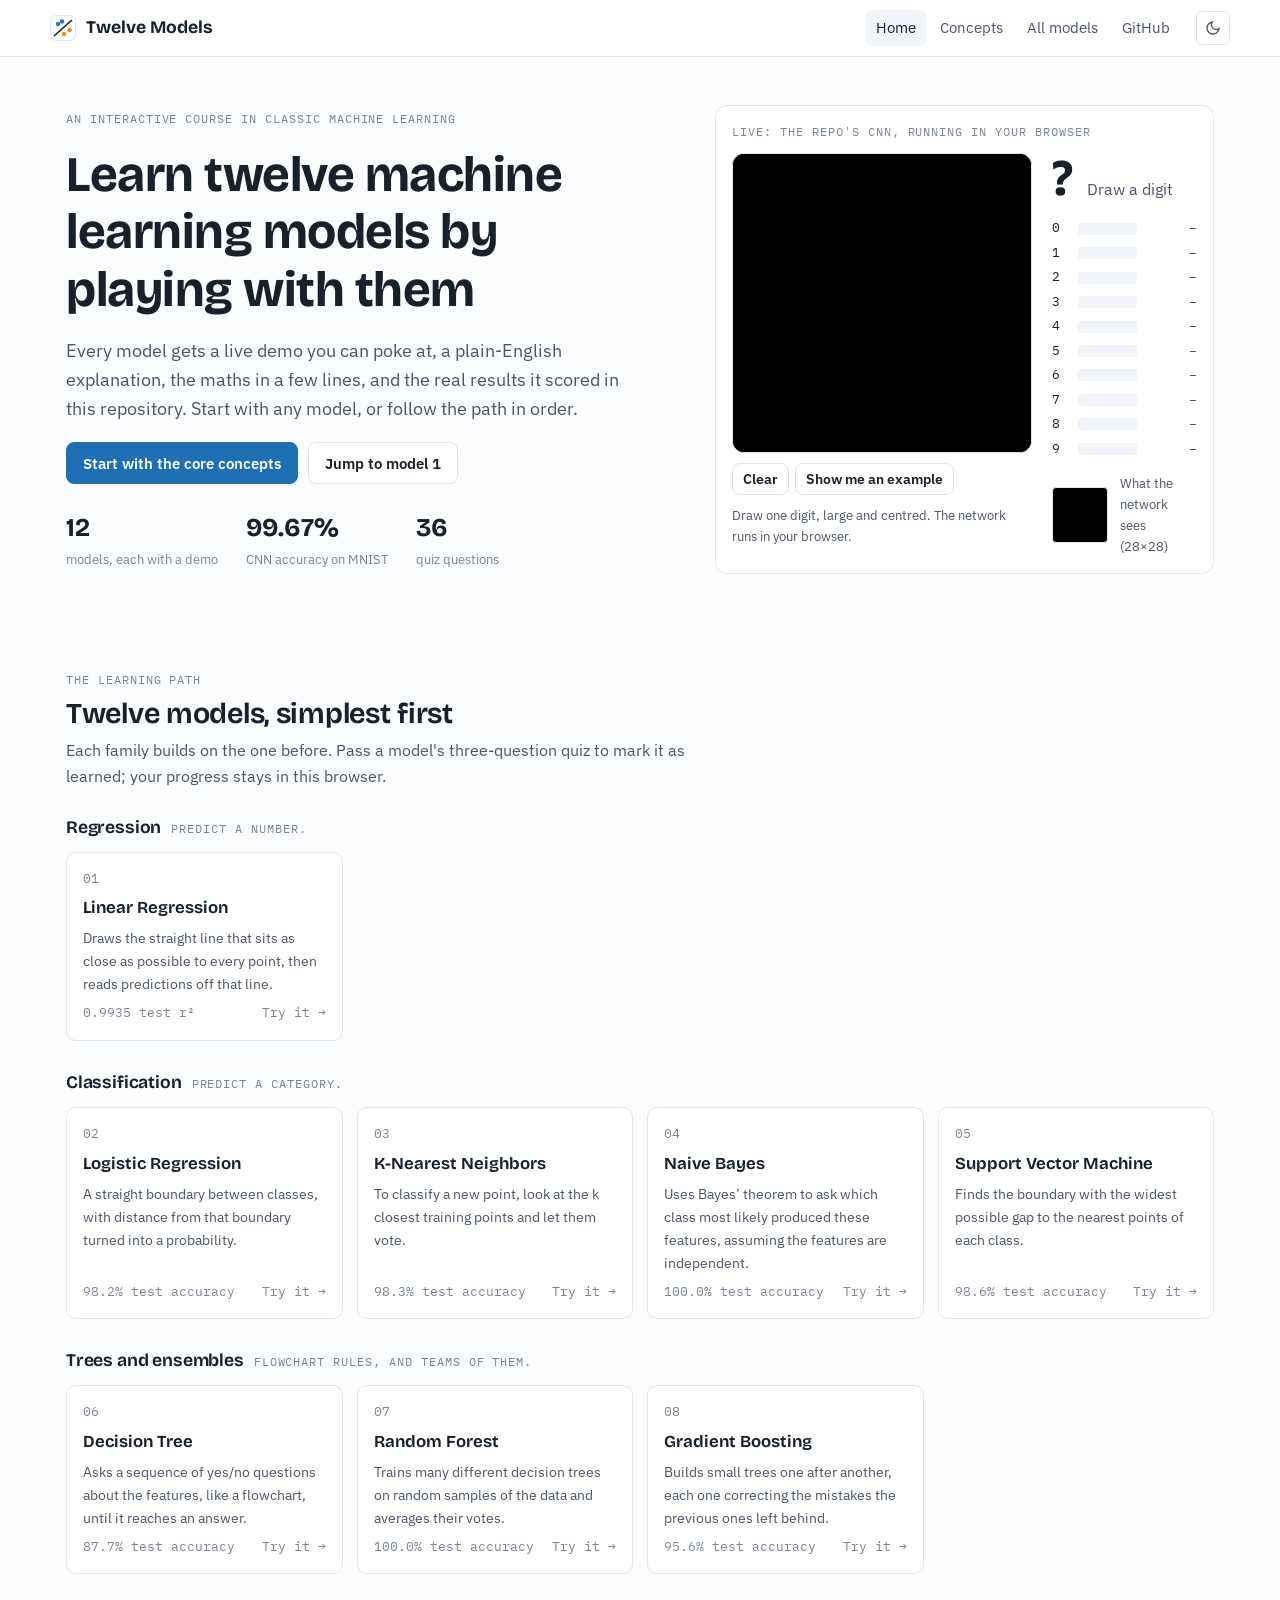
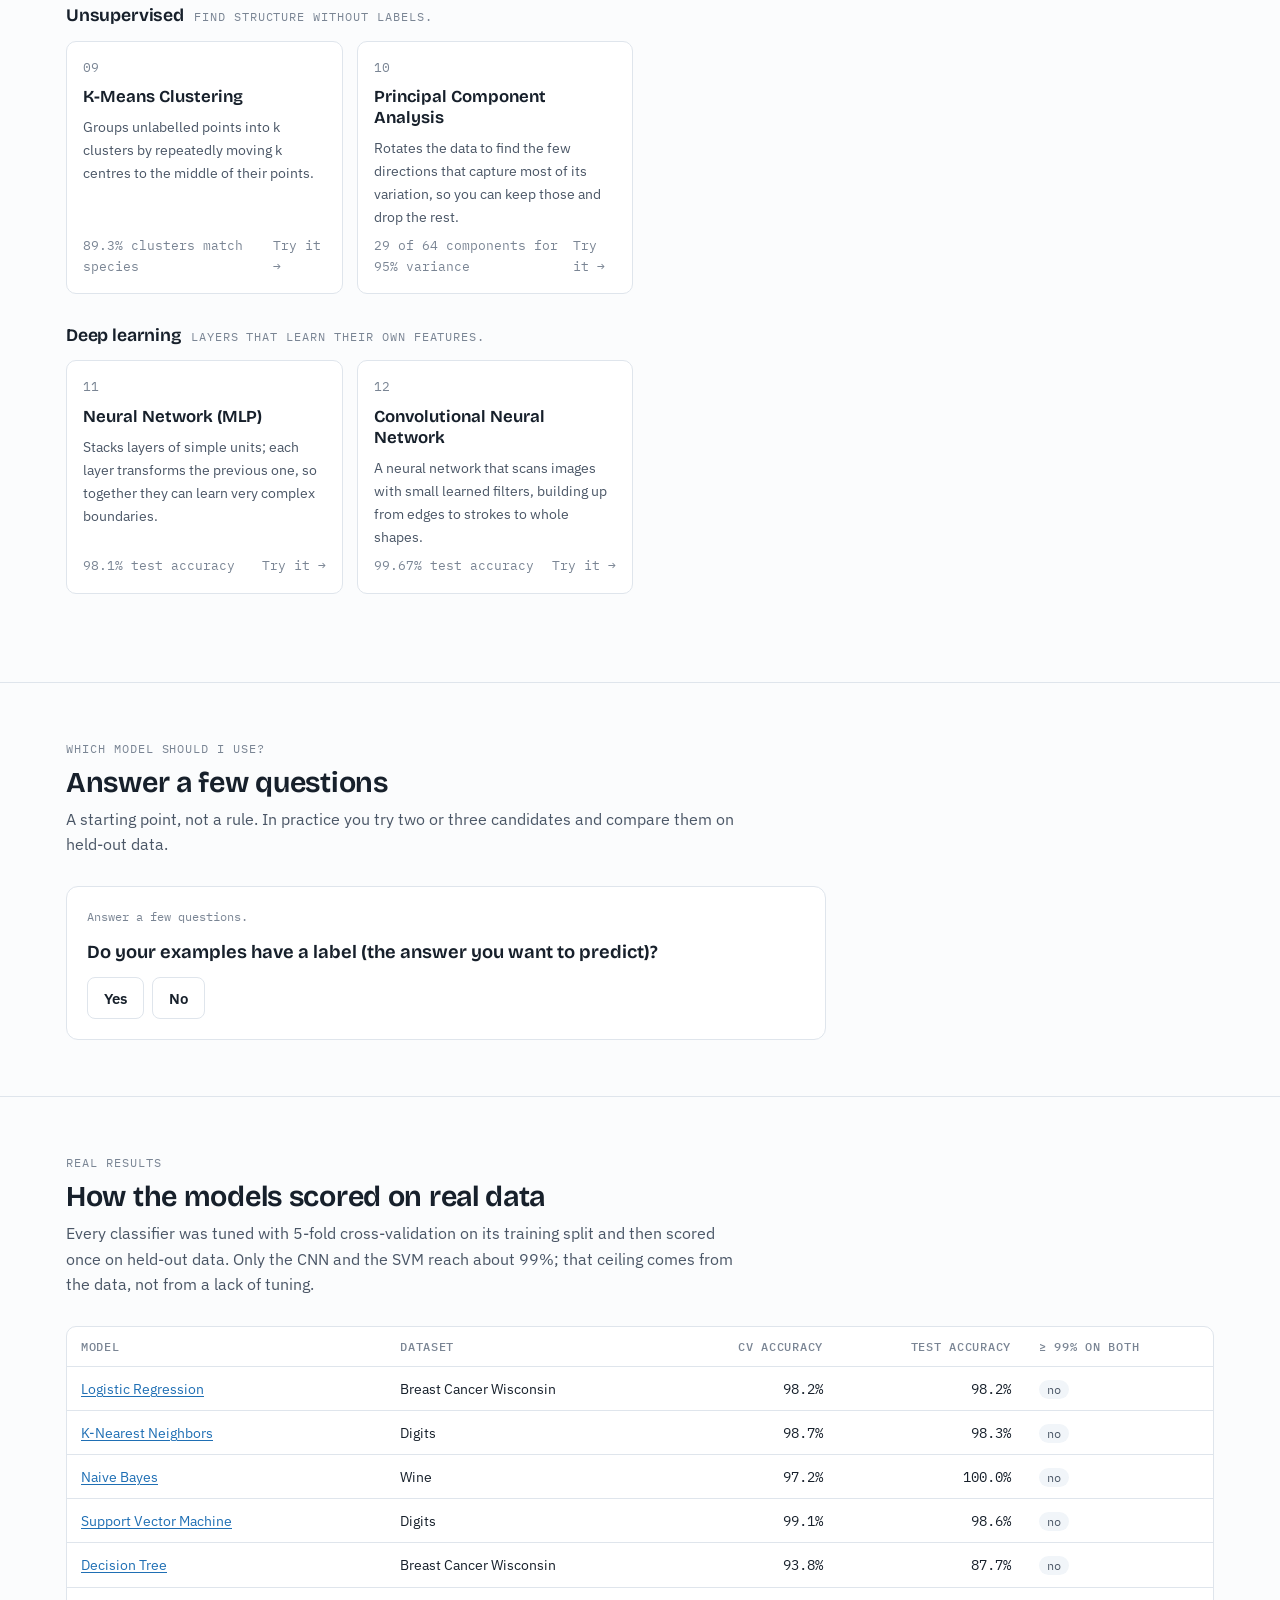
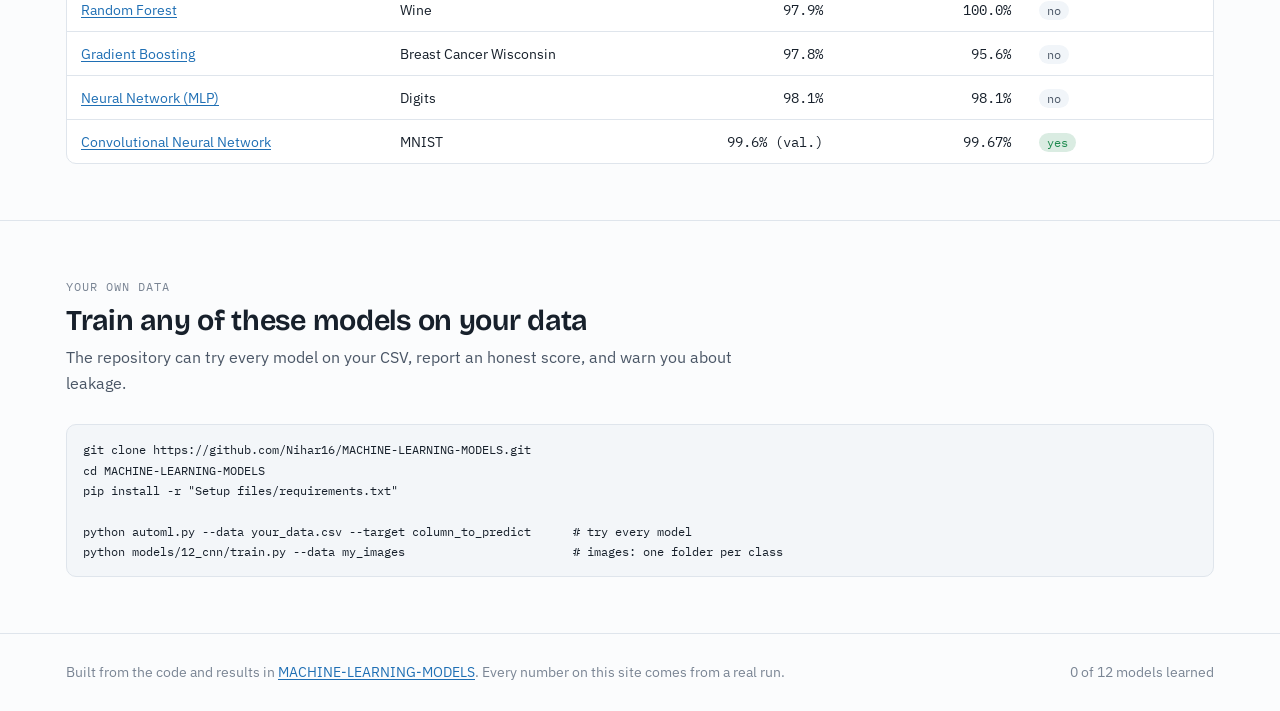
<file: docs/index.html>
<!doctype html>
<html lang="en">
<head>
<meta charset="utf-8">
<meta name="viewport" content="width=device-width, initial-scale=1, viewport-fit=cover">
<title>Twelve Models</title>
<meta name="description" content="Learn twelve classic machine learning models with live demos, plain explanations and real results.">
<link rel="preconnect" href="https://fonts.googleapis.com">
<link rel="preconnect" href="https://fonts.gstatic.com" crossorigin>
<link rel="stylesheet" href="https://fonts.googleapis.com/css2?family=Bricolage+Grotesque:opsz,wght@12..96,600;12..96,700&family=IBM+Plex+Mono:wght@400;500&family=IBM+Plex+Sans:ital,wght@0,400;0,500;0,600;1,400&display=swap">
<link rel="stylesheet" href="assets/style.css">
<script>try{var t=JSON.parse(localStorage.getItem("theme"));if(t)document.documentElement.setAttribute("data-theme",t)}catch(e){}</script>
</head>
<body>
<header class="topbar"><div class="topbar-inner">
  <a class="brand" href="index.html"><svg class="brand-mark" viewBox="0 0 26 26" aria-hidden="true"><rect x="0.5" y="0.5" width="25" height="25" rx="6" fill="var(--panel)" stroke="var(--rule)"/><path d="M4 21 L22 5" stroke="var(--ink)" stroke-width="1.6"/><circle cx="8" cy="9" r="2.2" fill="var(--c0)"/><circle cx="12" cy="6.5" r="2.2" fill="var(--c0)"/><circle cx="14" cy="19" r="2.2" fill="var(--c1)"/><circle cx="19.5" cy="15" r="2.2" fill="var(--c1)"/></svg>Twelve Models</a>
  <nav class="topnav" aria-label="Main"><a href="index.html" aria-current="page">Home</a><a href="concepts.html">Concepts</a><a href="index.html#path">All models</a><a href="https://github.com/Nihar16/MACHINE-LEARNING-MODELS">GitHub</a></nav>
  <button class="theme-btn" id="theme-btn" type="button" aria-label="Toggle theme"></button>
</div></header>
<main>
<div class="wrap">
  <section class="hero">
    <div class="hero-copy">
      <span class="eyebrow">An interactive course in classic machine learning</span>
      <h1>Learn twelve machine learning models by playing with them</h1>
      <p class="lede">Every model gets a live demo you can poke at, a plain-English explanation, the maths in a few lines, and the real results it scored in this repository. Start with any model, or follow the path in order.</p>
      <div class="btn-row"><a class="btn primary" href="concepts.html">Start with the core concepts</a><a class="btn" href="models/linear-regression.html">Jump to model 1</a></div>
      <div class="hero-stats">
        <div><strong>12</strong><span>models, each with a demo</span></div>
        <div><strong>99.67%</strong><span>CNN accuracy on MNIST</span></div>
        <div><strong>36</strong><span>quiz questions</span></div>
      </div>
    </div>
    <div class="demo" style="grid-template-columns:1fr;padding:16px;gap:12px">
      <span class="eyebrow">Live: the repo's CNN, running in your browser</span>
      <div class="cnn" data-cnn-pad data-compact data-base=""></div>
    </div>
  </section>
</div>
<section class="section" id="path"><div class="wrap">
  <div class="section-head"><span class="eyebrow">The learning path</span><h2>Twelve models, simplest first</h2>
  <p class="muted">Each family builds on the one before. Pass a model's three-question quiz to mark it as learned; your progress stays in this browser.</p></div>
  <div class="family"><h3>Regression <span class="eyebrow">Predict a number.</span></h3><div class="cards"><a class="card" href="models/linear-regression.html">
  <div class="card-top"><span class="num-badge">01</span><span class="done-chip" data-learned-slug="linear-regression" hidden>Learned</span></div>
  <h4>Linear Regression</h4>
  <p>Draws the straight line that sits as close as possible to every point, then reads predictions off that line.</p>
  <div class="card-foot"><span>0.9935 test r²</span><span>Try it →</span></div>
</a></div></div><div class="family"><h3>Classification <span class="eyebrow">Predict a category.</span></h3><div class="cards"><a class="card" href="models/logistic-regression.html">
  <div class="card-top"><span class="num-badge">02</span><span class="done-chip" data-learned-slug="logistic-regression" hidden>Learned</span></div>
  <h4>Logistic Regression</h4>
  <p>A straight boundary between classes, with distance from that boundary turned into a probability.</p>
  <div class="card-foot"><span>98.2% test accuracy</span><span>Try it →</span></div>
</a><a class="card" href="models/knn.html">
  <div class="card-top"><span class="num-badge">03</span><span class="done-chip" data-learned-slug="knn" hidden>Learned</span></div>
  <h4>K-Nearest Neighbors</h4>
  <p>To classify a new point, look at the k closest training points and let them vote.</p>
  <div class="card-foot"><span>98.3% test accuracy</span><span>Try it →</span></div>
</a><a class="card" href="models/naive-bayes.html">
  <div class="card-top"><span class="num-badge">04</span><span class="done-chip" data-learned-slug="naive-bayes" hidden>Learned</span></div>
  <h4>Naive Bayes</h4>
  <p>Uses Bayes’ theorem to ask which class most likely produced these features, assuming the features are independent.</p>
  <div class="card-foot"><span>100.0% test accuracy</span><span>Try it →</span></div>
</a><a class="card" href="models/svm.html">
  <div class="card-top"><span class="num-badge">05</span><span class="done-chip" data-learned-slug="svm" hidden>Learned</span></div>
  <h4>Support Vector Machine</h4>
  <p>Finds the boundary with the widest possible gap to the nearest points of each class.</p>
  <div class="card-foot"><span>98.6% test accuracy</span><span>Try it →</span></div>
</a></div></div><div class="family"><h3>Trees and ensembles <span class="eyebrow">Flowchart rules, and teams of them.</span></h3><div class="cards"><a class="card" href="models/decision-tree.html">
  <div class="card-top"><span class="num-badge">06</span><span class="done-chip" data-learned-slug="decision-tree" hidden>Learned</span></div>
  <h4>Decision Tree</h4>
  <p>Asks a sequence of yes/no questions about the features, like a flowchart, until it reaches an answer.</p>
  <div class="card-foot"><span>87.7% test accuracy</span><span>Try it →</span></div>
</a><a class="card" href="models/random-forest.html">
  <div class="card-top"><span class="num-badge">07</span><span class="done-chip" data-learned-slug="random-forest" hidden>Learned</span></div>
  <h4>Random Forest</h4>
  <p>Trains many different decision trees on random samples of the data and averages their votes.</p>
  <div class="card-foot"><span>100.0% test accuracy</span><span>Try it →</span></div>
</a><a class="card" href="models/gradient-boosting.html">
  <div class="card-top"><span class="num-badge">08</span><span class="done-chip" data-learned-slug="gradient-boosting" hidden>Learned</span></div>
  <h4>Gradient Boosting</h4>
  <p>Builds small trees one after another, each one correcting the mistakes the previous ones left behind.</p>
  <div class="card-foot"><span>95.6% test accuracy</span><span>Try it →</span></div>
</a></div></div><div class="family"><h3>Unsupervised <span class="eyebrow">Find structure without labels.</span></h3><div class="cards"><a class="card" href="models/kmeans.html">
  <div class="card-top"><span class="num-badge">09</span><span class="done-chip" data-learned-slug="kmeans" hidden>Learned</span></div>
  <h4>K-Means Clustering</h4>
  <p>Groups unlabelled points into k clusters by repeatedly moving k centres to the middle of their points.</p>
  <div class="card-foot"><span>89.3% clusters match species</span><span>Try it →</span></div>
</a><a class="card" href="models/pca.html">
  <div class="card-top"><span class="num-badge">10</span><span class="done-chip" data-learned-slug="pca" hidden>Learned</span></div>
  <h4>Principal Component Analysis</h4>
  <p>Rotates the data to find the few directions that capture most of its variation, so you can keep those and drop the rest.</p>
  <div class="card-foot"><span>29 of 64 components for 95% variance</span><span>Try it →</span></div>
</a></div></div><div class="family"><h3>Deep learning <span class="eyebrow">Layers that learn their own features.</span></h3><div class="cards"><a class="card" href="models/neural-network.html">
  <div class="card-top"><span class="num-badge">11</span><span class="done-chip" data-learned-slug="neural-network" hidden>Learned</span></div>
  <h4>Neural Network (MLP)</h4>
  <p>Stacks layers of simple units; each layer transforms the previous one, so together they can learn very complex boundaries.</p>
  <div class="card-foot"><span>98.1% test accuracy</span><span>Try it →</span></div>
</a><a class="card" href="models/cnn.html">
  <div class="card-top"><span class="num-badge">12</span><span class="done-chip" data-learned-slug="cnn" hidden>Learned</span></div>
  <h4>Convolutional Neural Network</h4>
  <p>A neural network that scans images with small learned filters, building up from edges to strokes to whole shapes.</p>
  <div class="card-foot"><span>99.67% test accuracy</span><span>Try it →</span></div>
</a></div></div>
</div></section>
<section class="section"><div class="wrap">
  <div class="section-head"><span class="eyebrow">Which model should I use?</span><h2>Answer a few questions</h2>
  <p class="muted">A starting point, not a rule. In practice you try two or three candidates and compare them on held-out data.</p></div>
  <div class="chooser" data-names='{&quot;linear-regression&quot;: &quot;Linear Regression&quot;, &quot;logistic-regression&quot;: &quot;Logistic Regression&quot;, &quot;knn&quot;: &quot;K-Nearest Neighbors&quot;, &quot;naive-bayes&quot;: &quot;Naive Bayes&quot;, &quot;svm&quot;: &quot;Support Vector Machine&quot;, &quot;decision-tree&quot;: &quot;Decision Tree&quot;, &quot;random-forest&quot;: &quot;Random Forest&quot;, &quot;gradient-boosting&quot;: &quot;Gradient Boosting&quot;, &quot;kmeans&quot;: &quot;K-Means Clustering&quot;, &quot;pca&quot;: &quot;Principal Component Analysis&quot;, &quot;neural-network&quot;: &quot;Neural Network (MLP)&quot;, &quot;cnn&quot;: &quot;Convolutional Neural Network&quot;}' data-base="">
    <div class="chooser-trail"></div><div class="chooser-q"></div><div class="chooser-opts"></div><div class="chooser-result" hidden></div>
  </div>
</div></section>
<section class="section"><div class="wrap">
  <div class="section-head"><span class="eyebrow">Real results</span><h2>How the models scored on real data</h2>
  <p class="muted">Every classifier was tuned with 5-fold cross-validation on its training split and then scored once on held-out data. Only the CNN and the SVM reach about 99%; that ceiling comes from the data, not from a lack of tuning.</p></div>
  <div class="table-wrap"><table>
    <thead><tr><th>Model</th><th>Dataset</th><th class="num">CV accuracy</th><th class="num">Test accuracy</th><th>≥ 99% on both</th></tr></thead>
    <tbody><tr><td><a href="models/logistic-regression.html">Logistic Regression</a></td><td>Breast Cancer Wisconsin</td><td class="num">98.2%</td><td class="num">98.2%</td><td><span class="pill">no</span></td></tr><tr><td><a href="models/knn.html">K-Nearest Neighbors</a></td><td>Digits</td><td class="num">98.7%</td><td class="num">98.3%</td><td><span class="pill">no</span></td></tr><tr><td><a href="models/naive-bayes.html">Naive Bayes</a></td><td>Wine</td><td class="num">97.2%</td><td class="num">100.0%</td><td><span class="pill">no</span></td></tr><tr><td><a href="models/svm.html">Support Vector Machine</a></td><td>Digits</td><td class="num">99.1%</td><td class="num">98.6%</td><td><span class="pill">no</span></td></tr><tr><td><a href="models/decision-tree.html">Decision Tree</a></td><td>Breast Cancer Wisconsin</td><td class="num">93.8%</td><td class="num">87.7%</td><td><span class="pill">no</span></td></tr><tr><td><a href="models/random-forest.html">Random Forest</a></td><td>Wine</td><td class="num">97.9%</td><td class="num">100.0%</td><td><span class="pill">no</span></td></tr><tr><td><a href="models/gradient-boosting.html">Gradient Boosting</a></td><td>Breast Cancer Wisconsin</td><td class="num">97.8%</td><td class="num">95.6%</td><td><span class="pill">no</span></td></tr><tr><td><a href="models/neural-network.html">Neural Network (MLP)</a></td><td>Digits</td><td class="num">98.1%</td><td class="num">98.1%</td><td><span class="pill">no</span></td></tr><tr><td><a href="models/cnn.html">Convolutional Neural Network</a></td><td>MNIST</td><td class="num">99.6% (val.)</td><td class="num">99.67%</td><td><span class="pill yes">yes</span></td></tr></tbody>
  </table></div>
</div></section>
<section class="section"><div class="wrap">
  <div class="section-head"><span class="eyebrow">Your own data</span><h2>Train any of these models on your data</h2>
  <p class="muted">The repository can try every model on your CSV, report an honest score, and warn you about leakage.</p></div>
  <pre><code>git clone https://github.com/Nihar16/MACHINE-LEARNING-MODELS.git
cd MACHINE-LEARNING-MODELS
pip install -r "Setup files/requirements.txt"

python automl.py --data your_data.csv --target column_to_predict      # try every model
python models/12_cnn/train.py --data my_images                        # images: one folder per class</code></pre>
</div></section>
</main>
<footer class="site"><div class="wrap">
  <span>Built from the code and results in <a href="https://github.com/Nihar16/MACHINE-LEARNING-MODELS">MACHINE-LEARNING-MODELS</a>. Every number on this site comes from a real run.</span>
  <span><span id="progress-count">0</span> of 12 models learned</span>
</div></footer>
<script src="assets/site.js"></script>
<script src="assets/plot.js"></script>
<script src="assets/demos.js"></script>
<script src="assets/cnn.js"></script>
</body>
</html>
</file>
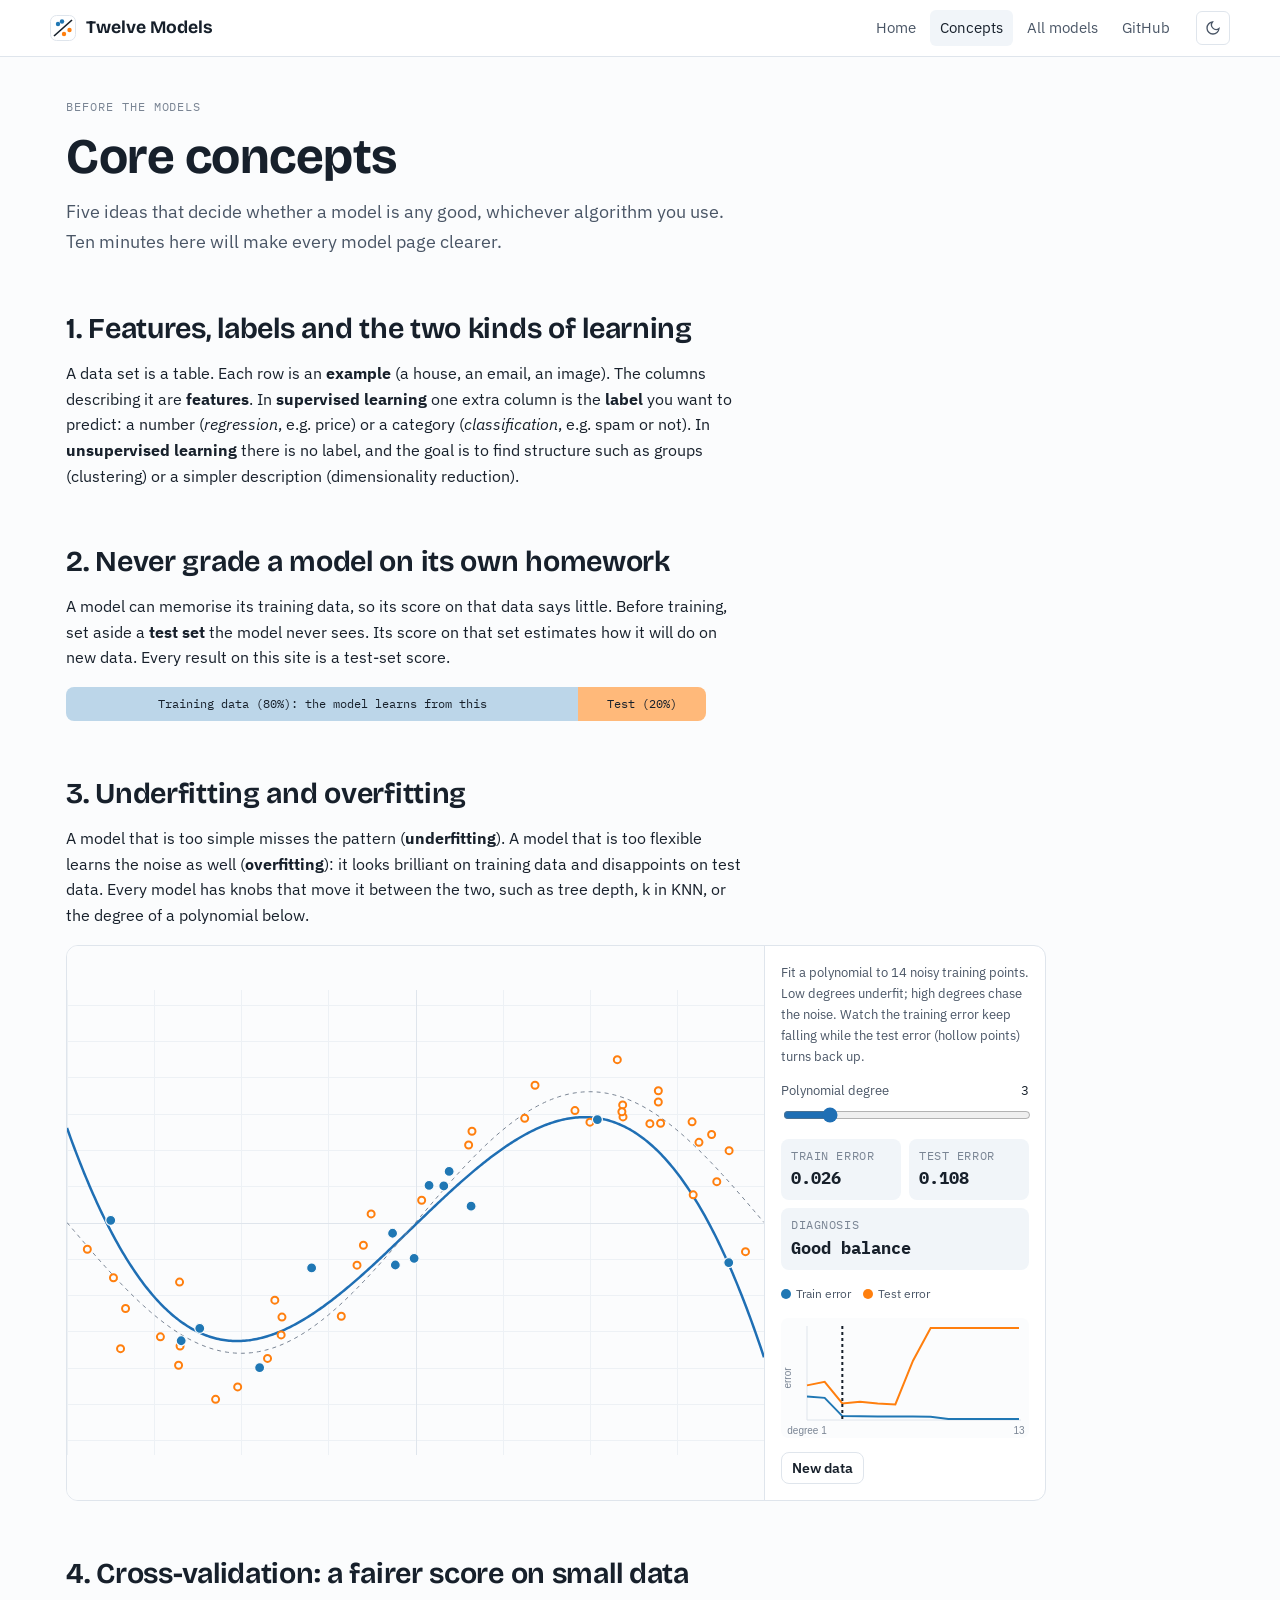
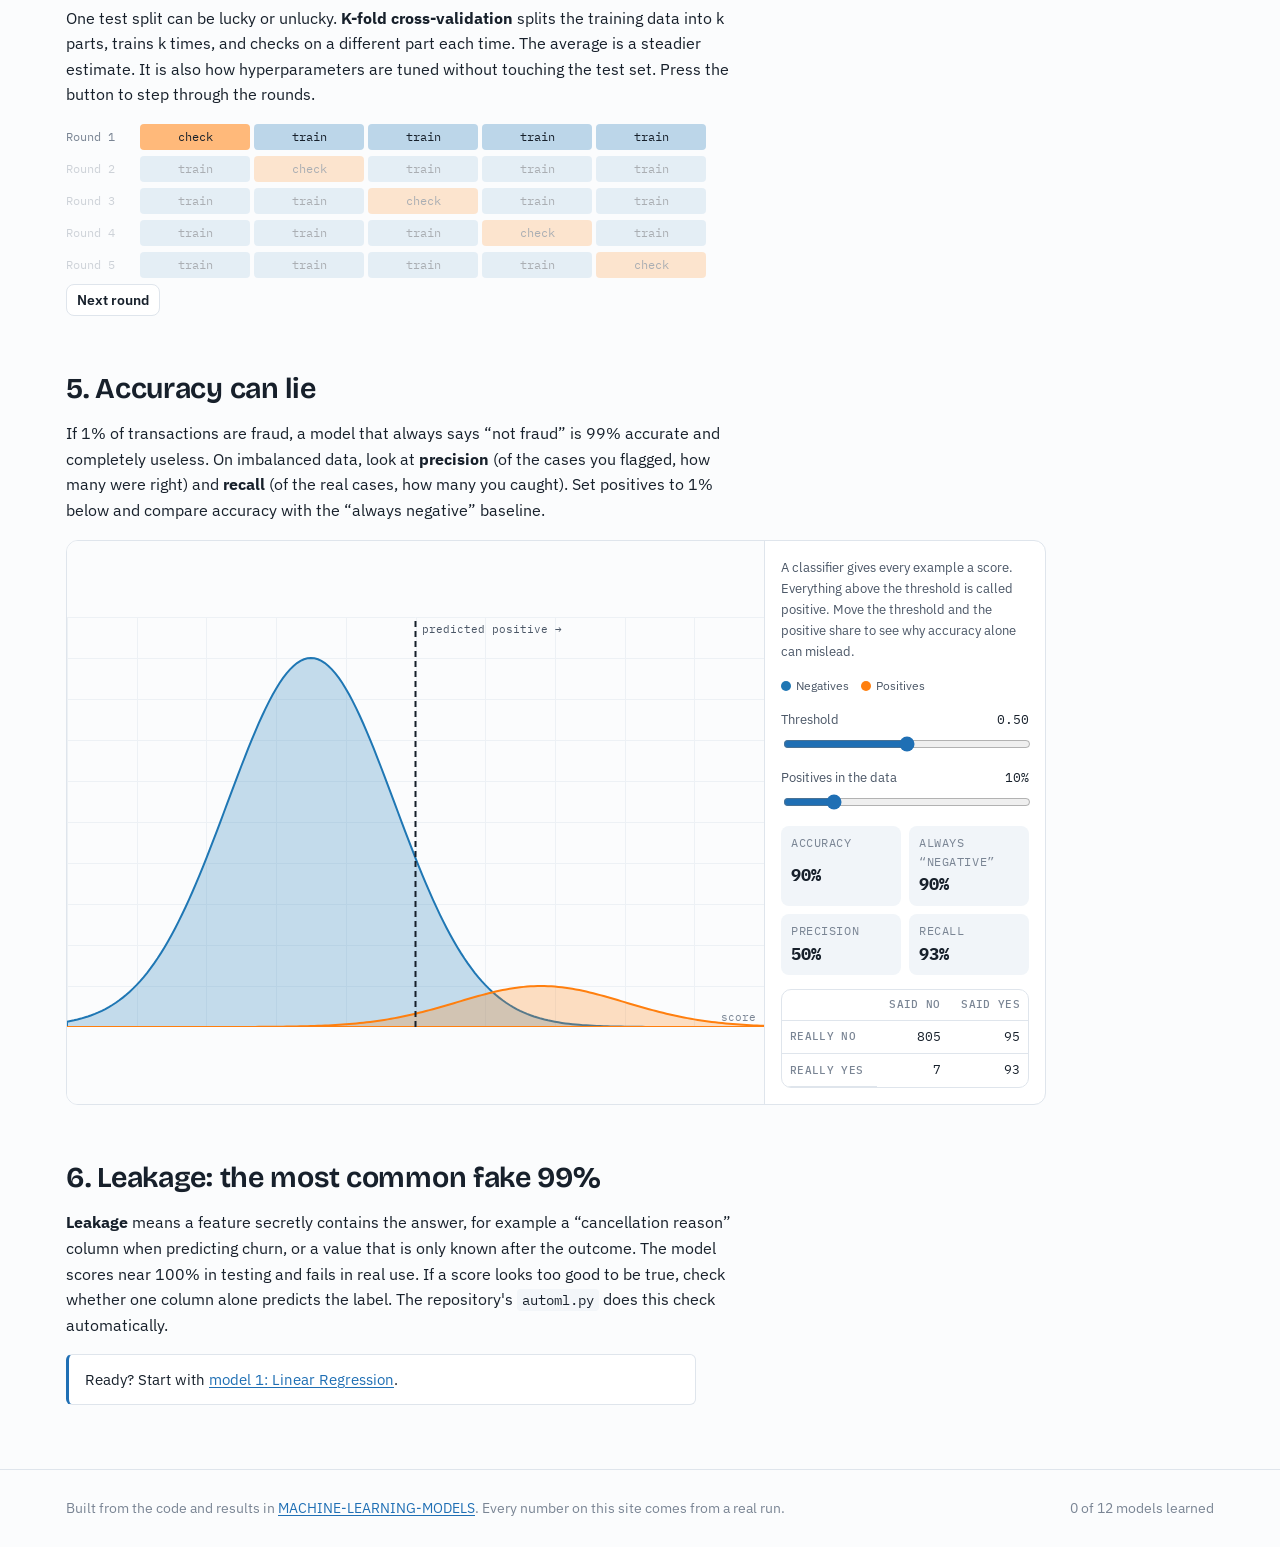
<file: docs/concepts.html>
<!doctype html>
<html lang="en">
<head>
<meta charset="utf-8">
<meta name="viewport" content="width=device-width, initial-scale=1, viewport-fit=cover">
<title>Core Concepts · Twelve Models</title>
<meta name="description" content="Train/test splits, overfitting, cross-validation, precision and recall, and leakage, with live demos.">
<link rel="preconnect" href="https://fonts.googleapis.com">
<link rel="preconnect" href="https://fonts.gstatic.com" crossorigin>
<link rel="stylesheet" href="https://fonts.googleapis.com/css2?family=Bricolage+Grotesque:opsz,wght@12..96,600;12..96,700&family=IBM+Plex+Mono:wght@400;500&family=IBM+Plex+Sans:ital,wght@0,400;0,500;0,600;1,400&display=swap">
<link rel="stylesheet" href="assets/style.css">
<script>try{var t=JSON.parse(localStorage.getItem("theme"));if(t)document.documentElement.setAttribute("data-theme",t)}catch(e){}</script>
</head>
<body>
<header class="topbar"><div class="topbar-inner">
  <a class="brand" href="index.html"><svg class="brand-mark" viewBox="0 0 26 26" aria-hidden="true"><rect x="0.5" y="0.5" width="25" height="25" rx="6" fill="var(--panel)" stroke="var(--rule)"/><path d="M4 21 L22 5" stroke="var(--ink)" stroke-width="1.6"/><circle cx="8" cy="9" r="2.2" fill="var(--c0)"/><circle cx="12" cy="6.5" r="2.2" fill="var(--c0)"/><circle cx="14" cy="19" r="2.2" fill="var(--c1)"/><circle cx="19.5" cy="15" r="2.2" fill="var(--c1)"/></svg>Twelve Models</a>
  <nav class="topnav" aria-label="Main"><a href="index.html">Home</a><a href="concepts.html" aria-current="page">Concepts</a><a href="index.html#path">All models</a><a href="https://github.com/Nihar16/MACHINE-LEARNING-MODELS">GitHub</a></nav>
  <button class="theme-btn" id="theme-btn" type="button" aria-label="Toggle theme"></button>
</div></header>
<main class="wrap"><div style="display:grid;gap:56px;padding-block:40px 64px;max-width:980px">
<header class="model-head">
  <span class="eyebrow">Before the models</span>
  <h1>Core concepts</h1>
  <p class="lede">Five ideas that decide whether a model is any good, whichever algorithm you use. Ten minutes here will make every model page clearer.</p>
</header>

<section class="block prose" aria-labelledby="c1">
  <h2 id="c1">1. Features, labels and the two kinds of learning</h2>
  <p>A data set is a table. Each row is an <strong>example</strong> (a house, an email, an image). The columns describing it are <strong>features</strong>. In <strong>supervised learning</strong> one extra column is the <strong>label</strong> you want to predict: a number (<em>regression</em>, e.g. price) or a category (<em>classification</em>, e.g. spam or not). In <strong>unsupervised learning</strong> there is no label, and the goal is to find structure such as groups (clustering) or a simpler description (dimensionality reduction).</p>
</section>

<section class="block" aria-labelledby="c2">
  <h2 id="c2">2. Never grade a model on its own homework</h2>
  <div class="prose"><p>A model can memorise its training data, so its score on that data says little. Before training, set aside a <strong>test set</strong> the model never sees. Its score on that set estimates how it will do on new data. Every result on this site is a test-set score.</p></div>
  <div class="split-bar" role="img" aria-label="80 percent training data, 20 percent test data">
    <div style="flex:8;background:color-mix(in srgb,var(--c0) 30%,var(--panel))">Training data (80%): the model learns from this</div>
    <div style="flex:2;background:color-mix(in srgb,var(--c1) 55%,var(--panel))">Test (20%)</div>
  </div>
</section>

<section class="block" aria-labelledby="c3">
  <h2 id="c3">3. Underfitting and overfitting</h2>
  <div class="prose"><p>A model that is too simple misses the pattern (<strong>underfitting</strong>). A model that is too flexible learns the noise as well (<strong>overfitting</strong>): it looks brilliant on training data and disappoints on test data. Every model has knobs that move it between the two, such as tree depth, k in KNN, or the degree of a polynomial below.</p></div>
  <div data-demo="overfit"></div>
</section>

<section class="block" aria-labelledby="c4">
  <h2 id="c4">4. Cross-validation: a fairer score on small data</h2>
  <div class="prose"><p>One test split can be lucky or unlucky. <strong>K-fold cross-validation</strong> splits the training data into k parts, trains k times, and checks on a different part each time. The average is a steadier estimate. It is also how hyperparameters are tuned without touching the test set. Press the button to step through the rounds.</p></div>
  <div class="folds"><div class="fold-row"><span>Round 1</span><div class="fold-cell"></div><div class="fold-cell"></div><div class="fold-cell"></div><div class="fold-cell"></div><div class="fold-cell"></div></div><div class="fold-row"><span>Round 2</span><div class="fold-cell"></div><div class="fold-cell"></div><div class="fold-cell"></div><div class="fold-cell"></div><div class="fold-cell"></div></div><div class="fold-row"><span>Round 3</span><div class="fold-cell"></div><div class="fold-cell"></div><div class="fold-cell"></div><div class="fold-cell"></div><div class="fold-cell"></div></div><div class="fold-row"><span>Round 4</span><div class="fold-cell"></div><div class="fold-cell"></div><div class="fold-cell"></div><div class="fold-cell"></div><div class="fold-cell"></div></div><div class="fold-row"><span>Round 5</span><div class="fold-cell"></div><div class="fold-cell"></div><div class="fold-cell"></div><div class="fold-cell"></div><div class="fold-cell"></div></div><div><button class="btn small" type="button">Next round</button></div></div>
</section>

<section class="block" aria-labelledby="c5">
  <h2 id="c5">5. Accuracy can lie</h2>
  <div class="prose"><p>If 1% of transactions are fraud, a model that always says “not fraud” is 99% accurate and completely useless. On imbalanced data, look at <strong>precision</strong> (of the cases you flagged, how many were right) and <strong>recall</strong> (of the real cases, how many you caught). Set positives to 1% below and compare accuracy with the “always negative” baseline.</p></div>
  <div data-demo="threshold"></div>
</section>

<section class="block prose" aria-labelledby="c6">
  <h2 id="c6">6. Leakage: the most common fake 99%</h2>
  <p><strong>Leakage</strong> means a feature secretly contains the answer, for example a “cancellation reason” column when predicting churn, or a value that is only known after the outcome. The model scores near 100% in testing and fails in real use. If a score looks too good to be true, check whether one column alone predicts the label. The repository's <code>automl.py</code> does this check automatically.</p>
  <p class="callout">Ready? Start with <a href="models/linear-regression.html">model 1: Linear Regression</a>.</p>
</section>
</div></main>
<footer class="site"><div class="wrap">
  <span>Built from the code and results in <a href="https://github.com/Nihar16/MACHINE-LEARNING-MODELS">MACHINE-LEARNING-MODELS</a>. Every number on this site comes from a real run.</span>
  <span><span id="progress-count">0</span> of 12 models learned</span>
</div></footer>
<script src="assets/site.js"></script>
<script src="assets/plot.js"></script>
<script src="assets/demos.js"></script>
<script src="assets/cnn.js"></script>
</body>
</html>
</file>
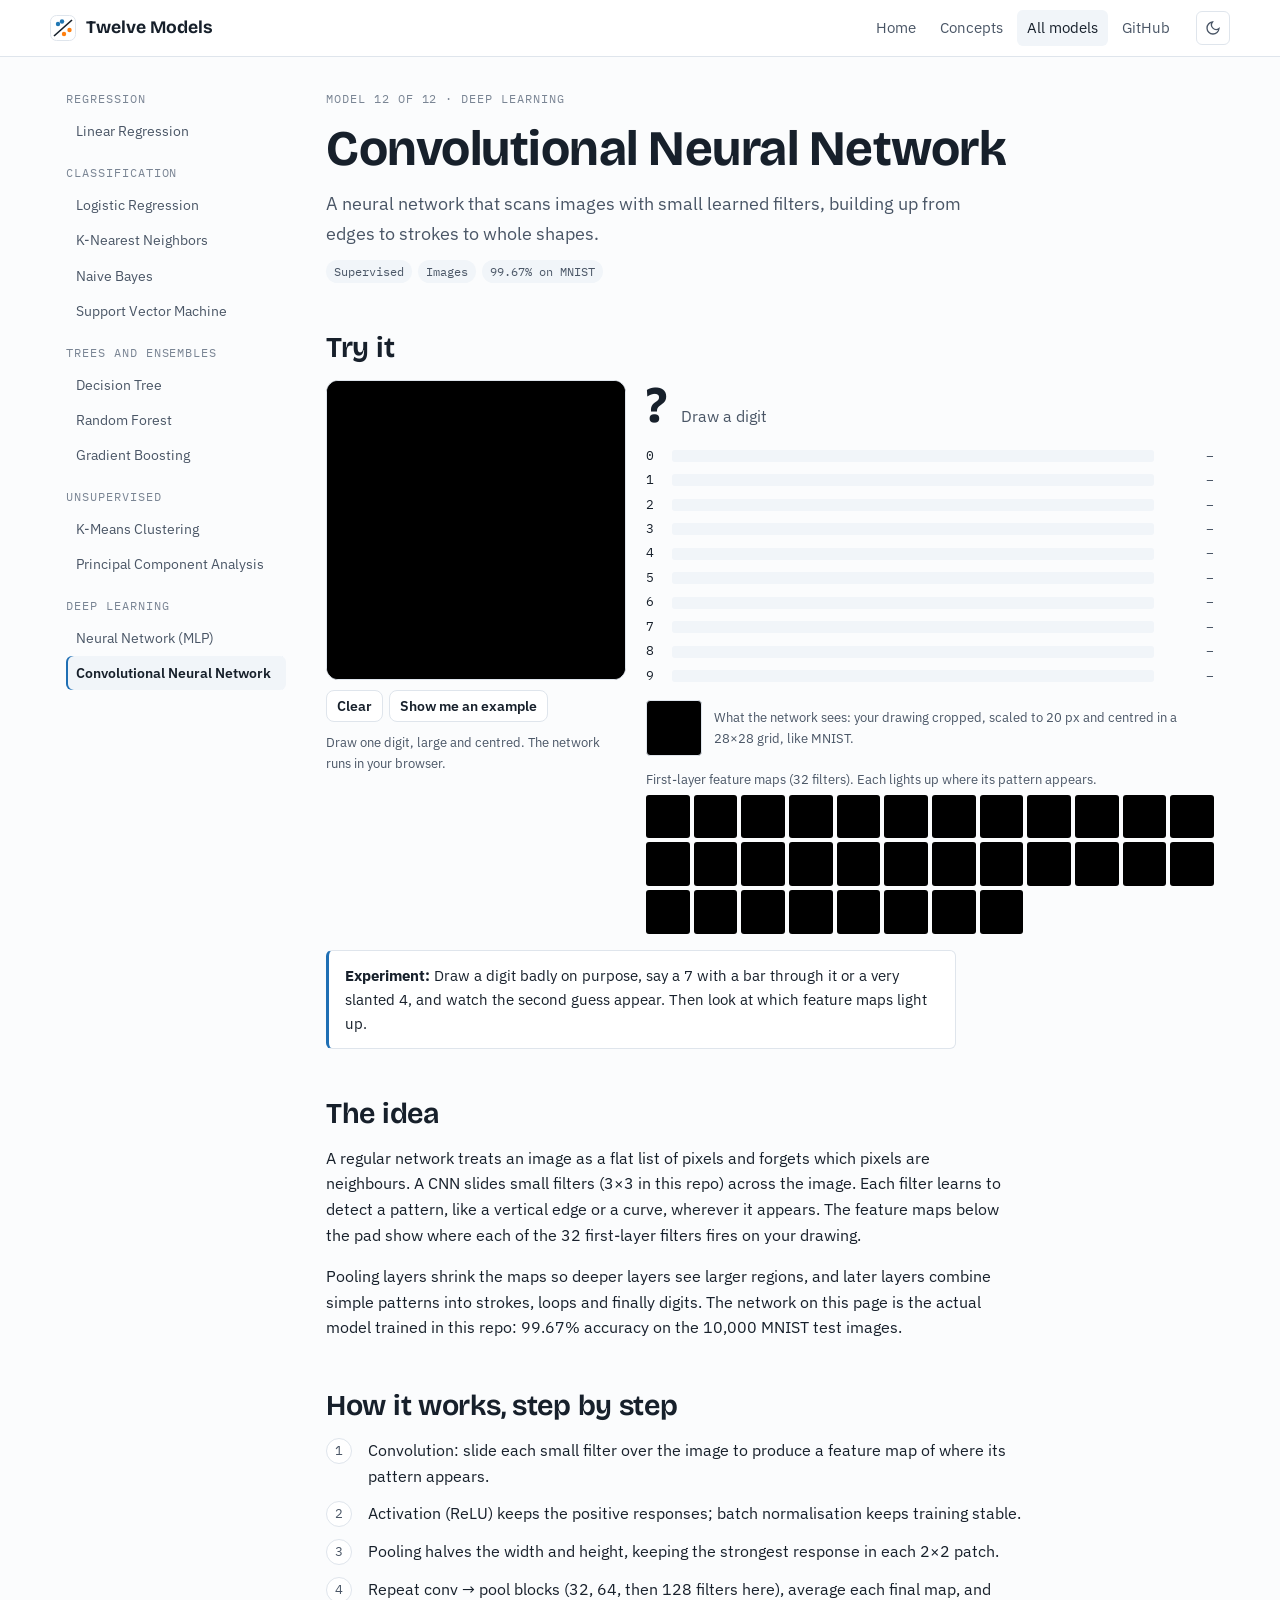
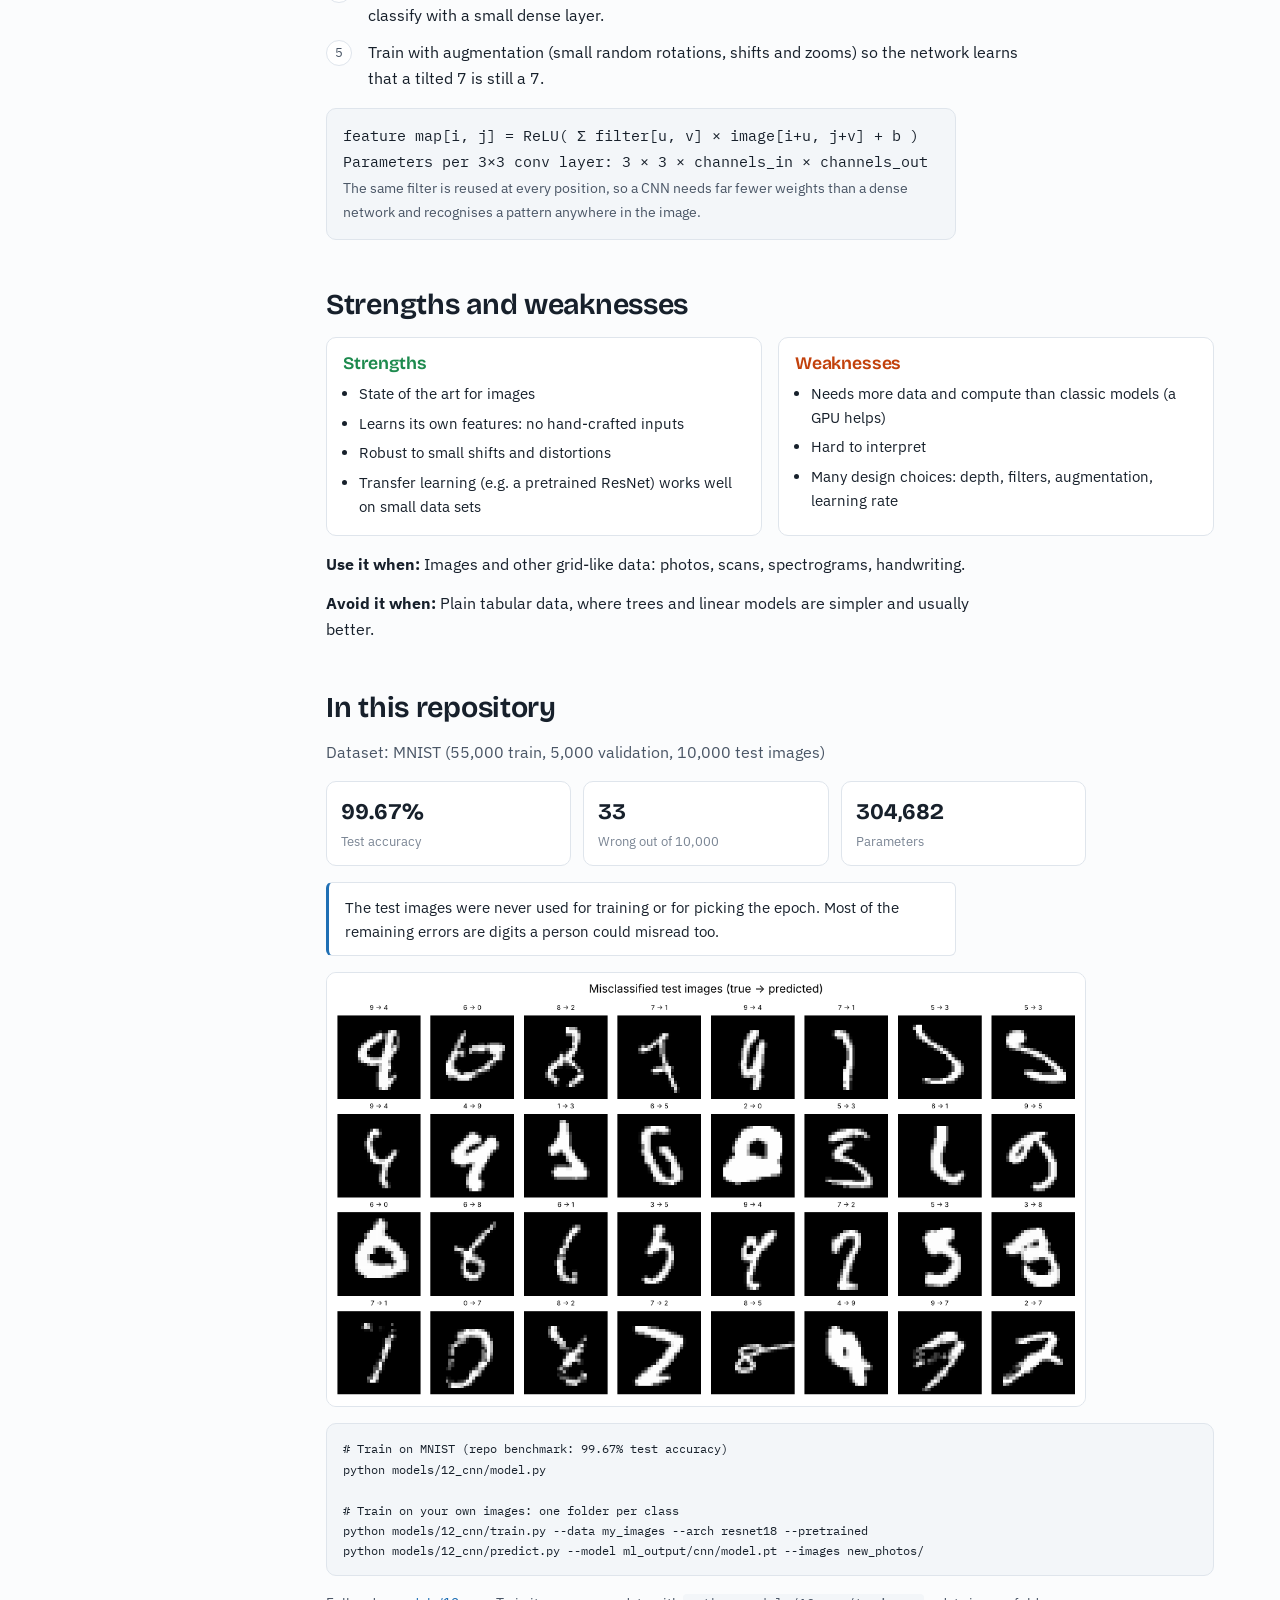
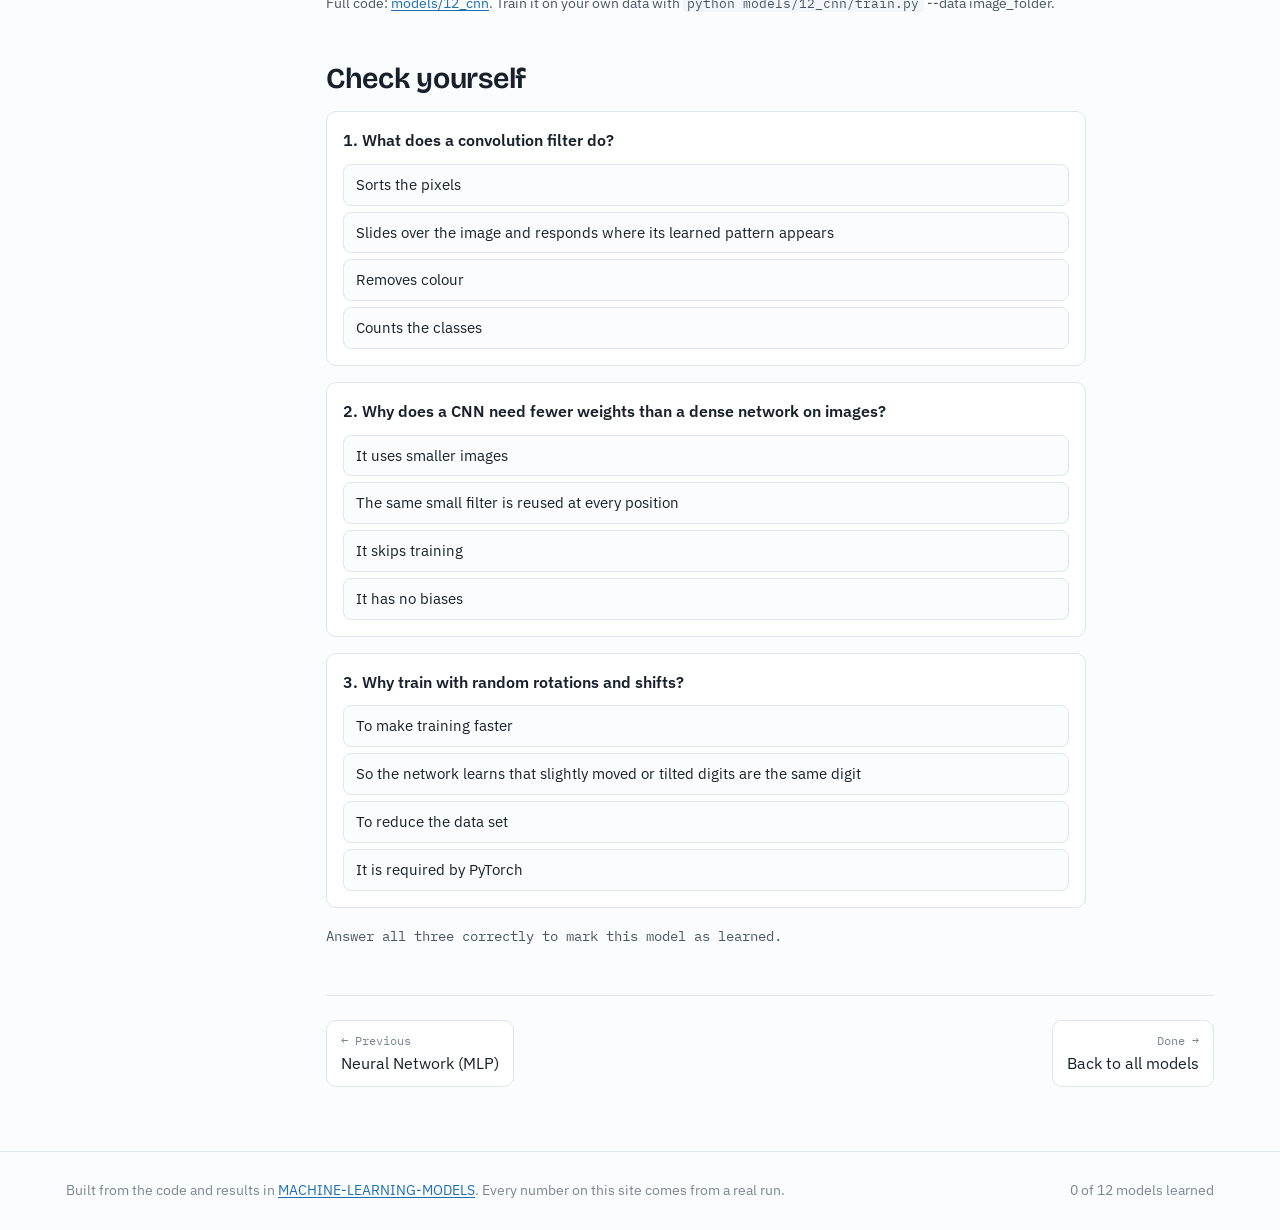
<file: docs/models/cnn.html>
<!doctype html>
<html lang="en">
<head>
<meta charset="utf-8">
<meta name="viewport" content="width=device-width, initial-scale=1, viewport-fit=cover">
<title>Convolutional Neural Network · Twelve Models</title>
<meta name="description" content="A neural network that scans images with small learned filters, building up from edges to strokes to whole shapes.">
<link rel="preconnect" href="https://fonts.googleapis.com">
<link rel="preconnect" href="https://fonts.gstatic.com" crossorigin>
<link rel="stylesheet" href="https://fonts.googleapis.com/css2?family=Bricolage+Grotesque:opsz,wght@12..96,600;12..96,700&family=IBM+Plex+Mono:wght@400;500&family=IBM+Plex+Sans:ital,wght@0,400;0,500;0,600;1,400&display=swap">
<link rel="stylesheet" href="../assets/style.css">
<script>try{var t=JSON.parse(localStorage.getItem("theme"));if(t)document.documentElement.setAttribute("data-theme",t)}catch(e){}</script>
</head>
<body>
<header class="topbar"><div class="topbar-inner">
  <a class="brand" href="../index.html"><svg class="brand-mark" viewBox="0 0 26 26" aria-hidden="true"><rect x="0.5" y="0.5" width="25" height="25" rx="6" fill="var(--panel)" stroke="var(--rule)"/><path d="M4 21 L22 5" stroke="var(--ink)" stroke-width="1.6"/><circle cx="8" cy="9" r="2.2" fill="var(--c0)"/><circle cx="12" cy="6.5" r="2.2" fill="var(--c0)"/><circle cx="14" cy="19" r="2.2" fill="var(--c1)"/><circle cx="19.5" cy="15" r="2.2" fill="var(--c1)"/></svg>Twelve Models</a>
  <nav class="topnav" aria-label="Main"><a href="../index.html">Home</a><a href="../concepts.html">Concepts</a><a href="../index.html#path" aria-current="page">All models</a><a href="https://github.com/Nihar16/MACHINE-LEARNING-MODELS">GitHub</a></nav>
  <button class="theme-btn" id="theme-btn" type="button" aria-label="Toggle theme"></button>
</div></header>
<div class="wrap"><div class="model-layout">
  <nav class="rail" aria-label="Models"><div class="eyebrow">Regression</div><a href="linear-regression.html">Linear Regression<span class="tick" data-learned-slug="linear-regression" hidden aria-label="learned">✓</span></a><div class="eyebrow">Classification</div><a href="logistic-regression.html">Logistic Regression<span class="tick" data-learned-slug="logistic-regression" hidden aria-label="learned">✓</span></a><a href="knn.html">K-Nearest Neighbors<span class="tick" data-learned-slug="knn" hidden aria-label="learned">✓</span></a><a href="naive-bayes.html">Naive Bayes<span class="tick" data-learned-slug="naive-bayes" hidden aria-label="learned">✓</span></a><a href="svm.html">Support Vector Machine<span class="tick" data-learned-slug="svm" hidden aria-label="learned">✓</span></a><div class="eyebrow">Trees and ensembles</div><a href="decision-tree.html">Decision Tree<span class="tick" data-learned-slug="decision-tree" hidden aria-label="learned">✓</span></a><a href="random-forest.html">Random Forest<span class="tick" data-learned-slug="random-forest" hidden aria-label="learned">✓</span></a><a href="gradient-boosting.html">Gradient Boosting<span class="tick" data-learned-slug="gradient-boosting" hidden aria-label="learned">✓</span></a><div class="eyebrow">Unsupervised</div><a href="kmeans.html">K-Means Clustering<span class="tick" data-learned-slug="kmeans" hidden aria-label="learned">✓</span></a><a href="pca.html">Principal Component Analysis<span class="tick" data-learned-slug="pca" hidden aria-label="learned">✓</span></a><div class="eyebrow">Deep learning</div><a href="neural-network.html">Neural Network (MLP)<span class="tick" data-learned-slug="neural-network" hidden aria-label="learned">✓</span></a><a href="cnn.html" aria-current="page">Convolutional Neural Network<span class="tick" data-learned-slug="cnn" hidden aria-label="learned">✓</span></a></nav>
  <main class="model-main">
    <select class="rail-select" id="rail-select" aria-label="Jump to a model"><option value="" disabled>Jump to a model</option><option value="linear-regression.html">1. Linear Regression</option><option value="logistic-regression.html">2. Logistic Regression</option><option value="knn.html">3. K-Nearest Neighbors</option><option value="naive-bayes.html">4. Naive Bayes</option><option value="svm.html">5. Support Vector Machine</option><option value="decision-tree.html">6. Decision Tree</option><option value="random-forest.html">7. Random Forest</option><option value="gradient-boosting.html">8. Gradient Boosting</option><option value="kmeans.html">9. K-Means Clustering</option><option value="pca.html">10. Principal Component Analysis</option><option value="neural-network.html">11. Neural Network (MLP)</option><option value="cnn.html" selected>12. Convolutional Neural Network</option></select>
    <header class="model-head">
      <span class="eyebrow">Model 12 of 12 · Deep learning</span>
      <h1>Convolutional Neural Network</h1>
      <p class="lede">A neural network that scans images with small learned filters, building up from edges to strokes to whole shapes.</p>
      <div class="tags"><span class="pill">Supervised</span><span class="pill">Images</span><span class="pill">99.67% on MNIST</span></div>
    </header>
    <section class="block" aria-labelledby="try">
      <h2 id="try">Try it</h2>
      <div class="cnn" data-cnn-pad data-base="../"></div>
      <p class="callout"><strong>Experiment:</strong> Draw a digit badly on purpose, say a 7 with a bar through it or a very slanted 4, and watch the second guess appear. Then look at which feature maps light up.</p>
    </section>
    <section class="block prose" aria-labelledby="idea">
      <h2 id="idea">The idea</h2>
      <p>A regular network treats an image as a flat list of pixels and forgets which pixels are neighbours. A CNN slides small filters (3×3 in this repo) across the image. Each filter learns to detect a pattern, like a vertical edge or a curve, wherever it appears. The feature maps below the pad show where each of the 32 first-layer filters fires on your drawing.</p><p>Pooling layers shrink the maps so deeper layers see larger regions, and later layers combine simple patterns into strokes, loops and finally digits. The network on this page is the actual model trained in this repo: 99.67% accuracy on the 10,000 MNIST test images.</p>
    </section>
    <section class="block" aria-labelledby="how">
      <h2 id="how">How it works, step by step</h2>
      <ol class="steps"><li><span>Convolution: slide each small filter over the image to produce a feature map of where its pattern appears.</span></li><li><span>Activation (ReLU) keeps the positive responses; batch normalisation keeps training stable.</span></li><li><span>Pooling halves the width and height, keeping the strongest response in each 2×2 patch.</span></li><li><span>Repeat conv → pool blocks (32, 64, then 128 filters here), average each final map, and classify with a small dense layer.</span></li><li><span>Train with augmentation (small random rotations, shifts and zooms) so the network learns that a tilted 7 is still a 7.</span></li></ol>
      <div class="formula">feature map[i, j] = ReLU( Σ filter[u, v] × image[i+u, j+v] + b )<br>Parameters per 3×3 conv layer: 3 × 3 × channels_in × channels_out<span class="note">The same filter is reused at every position, so a CNN needs far fewer weights than a dense network and recognises a pattern anywhere in the image.</span></div>
    </section>
    <section class="block" aria-labelledby="when">
      <h2 id="when">Strengths and weaknesses</h2>
      <div class="procon">
        <div><h3 class="good-h">Strengths</h3><ul><li>State of the art for images</li><li>Learns its own features: no hand-crafted inputs</li><li>Robust to small shifts and distortions</li><li>Transfer learning (e.g. a pretrained ResNet) works well on small data sets</li></ul></div>
        <div><h3 class="bad-h">Weaknesses</h3><ul><li>Needs more data and compute than classic models (a GPU helps)</li><li>Hard to interpret</li><li>Many design choices: depth, filters, augmentation, learning rate</li></ul></div>
      </div>
      <div class="prose"><p><strong>Use it when:</strong> Images and other grid-like data: photos, scans, spectrograms, handwriting.</p><p><strong>Avoid it when:</strong> Plain tabular data, where trees and linear models are simpler and usually better.</p></div>
    </section>
    <section class="block" aria-labelledby="repo">
      <h2 id="repo">In this repository</h2>
      <p class="muted">Dataset: MNIST (55,000 train, 5,000 validation, 10,000 test images)</p>
      <div class="result-grid"><div><strong>99.67%</strong><span>Test accuracy</span></div><div><strong>33</strong><span>Wrong out of 10,000</span></div><div><strong>304,682</strong><span>Parameters</span></div></div>
      <p class="callout">The test images were never used for training or for picking the epoch. Most of the remaining errors are digits a person could misread too.</p>
      <figure style="margin:0;max-width:760px"><img src="../assets/results/cnn.png" alt="Result plot for Convolutional Neural Network from the repository" loading="lazy" style="border:1px solid var(--rule);border-radius:10px;background:#fff"></figure>
      <pre><code># Train on MNIST (repo benchmark: 99.67% test accuracy)
python models/12_cnn/model.py

# Train on your own images: one folder per class
python models/12_cnn/train.py --data my_images --arch resnet18 --pretrained
python models/12_cnn/predict.py --model ml_output/cnn/model.pt --images new_photos/</code></pre>
      <p class="small muted">Full code: <a href="https://github.com/Nihar16/MACHINE-LEARNING-MODELS/tree/main/models/12_cnn">models/12_cnn</a>. Train it on your own data with
      <code>python models/12_cnn/train.py</code> --data image_folder.</p>
    </section>
    <section class="block" aria-labelledby="quiz-h">
      <h2 id="quiz-h">Check yourself</h2>
      <div class="quiz" data-slug="cnn"><div class="q" data-answer="1"><div class="q-title">1. What does a convolution filter do?</div><div class="q-opts"><button type="button">Sorts the pixels</button><button type="button">Slides over the image and responds where its learned pattern appears</button><button type="button">Removes colour</button><button type="button">Counts the classes</button></div><p class="q-explain" hidden>The output is a feature map showing where the pattern was found.</p></div><div class="q" data-answer="1"><div class="q-title">2. Why does a CNN need fewer weights than a dense network on images?</div><div class="q-opts"><button type="button">It uses smaller images</button><button type="button">The same small filter is reused at every position</button><button type="button">It skips training</button><button type="button">It has no biases</button></div><p class="q-explain" hidden>Weight sharing is the key idea.</p></div><div class="q" data-answer="1"><div class="q-title">3. Why train with random rotations and shifts?</div><div class="q-opts"><button type="button">To make training faster</button><button type="button">So the network learns that slightly moved or tilted digits are the same digit</button><button type="button">To reduce the data set</button><button type="button">It is required by PyTorch</button></div><p class="q-explain" hidden>Augmentation is a big reason this repo&#x27;s CNN clears 99%.</p></div><p class="quiz-score muted">Answer all three correctly to mark this model as learned.</p></div>
    </section>
    <nav class="pager" aria-label="Previous and next model"><a href="neural-network.html"><span>← Previous</span>Neural Network (MLP)</a><a class="next" href="../index.html#path"><span>Done →</span>Back to all models</a></nav>
  </main>
</div></div>
<footer class="site"><div class="wrap">
  <span>Built from the code and results in <a href="https://github.com/Nihar16/MACHINE-LEARNING-MODELS">MACHINE-LEARNING-MODELS</a>. Every number on this site comes from a real run.</span>
  <span><span id="progress-count">0</span> of 12 models learned</span>
</div></footer>
<script src="../assets/site.js"></script>
<script src="../assets/plot.js"></script>
<script src="../assets/demos.js"></script>
<script src="../assets/cnn.js"></script>
</body>
</html>
</file>
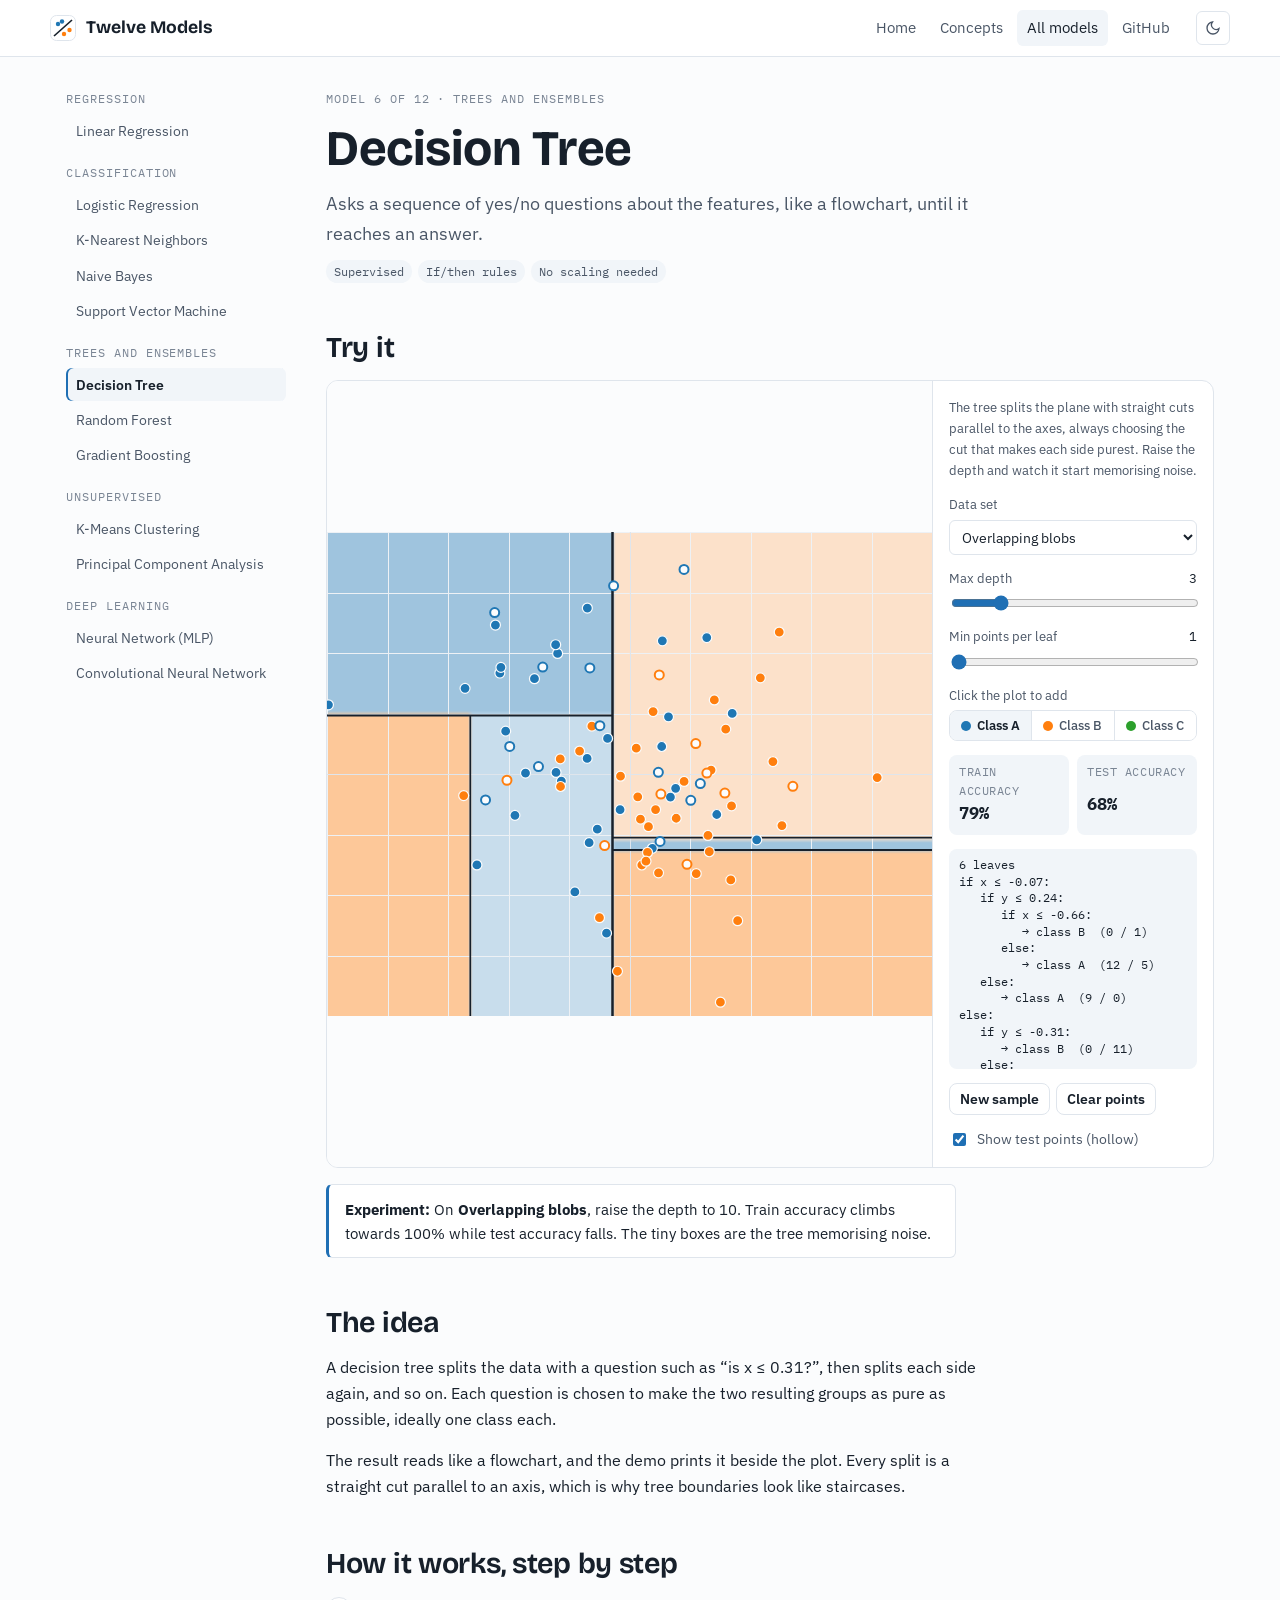
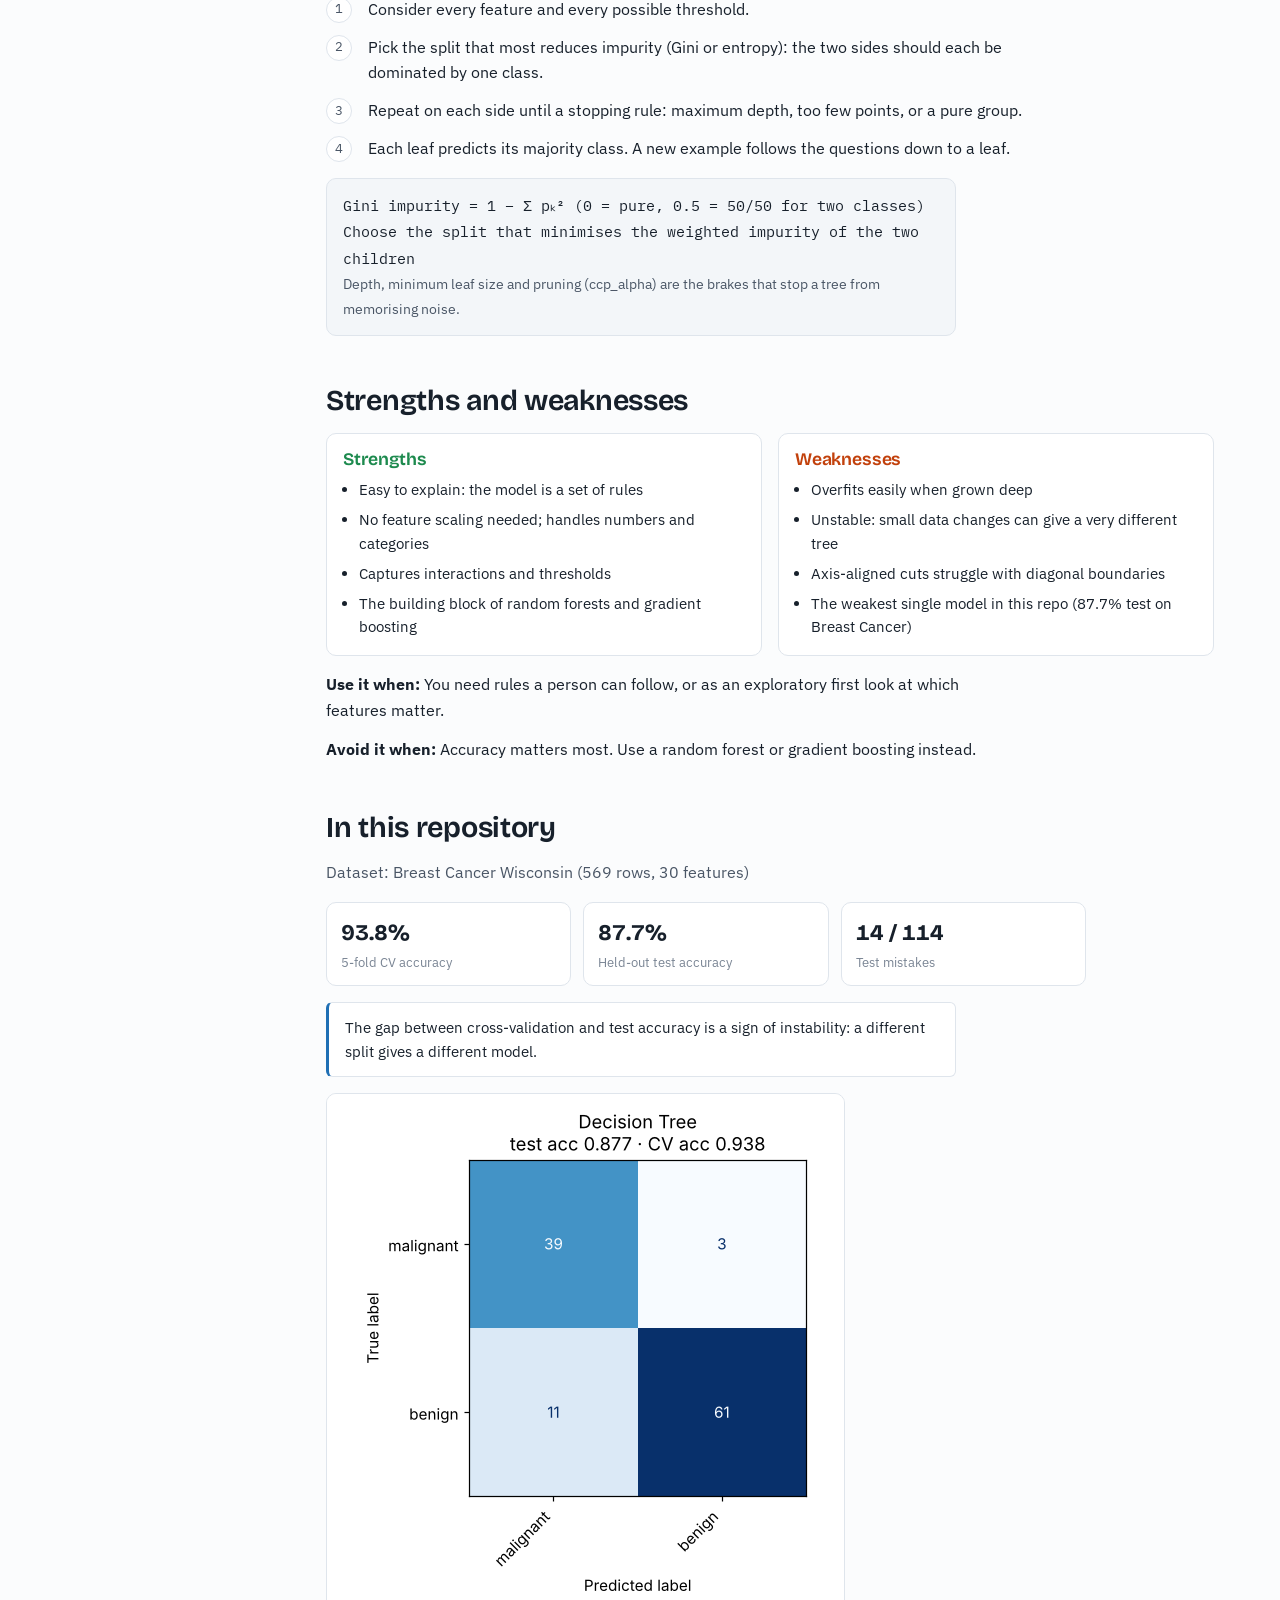
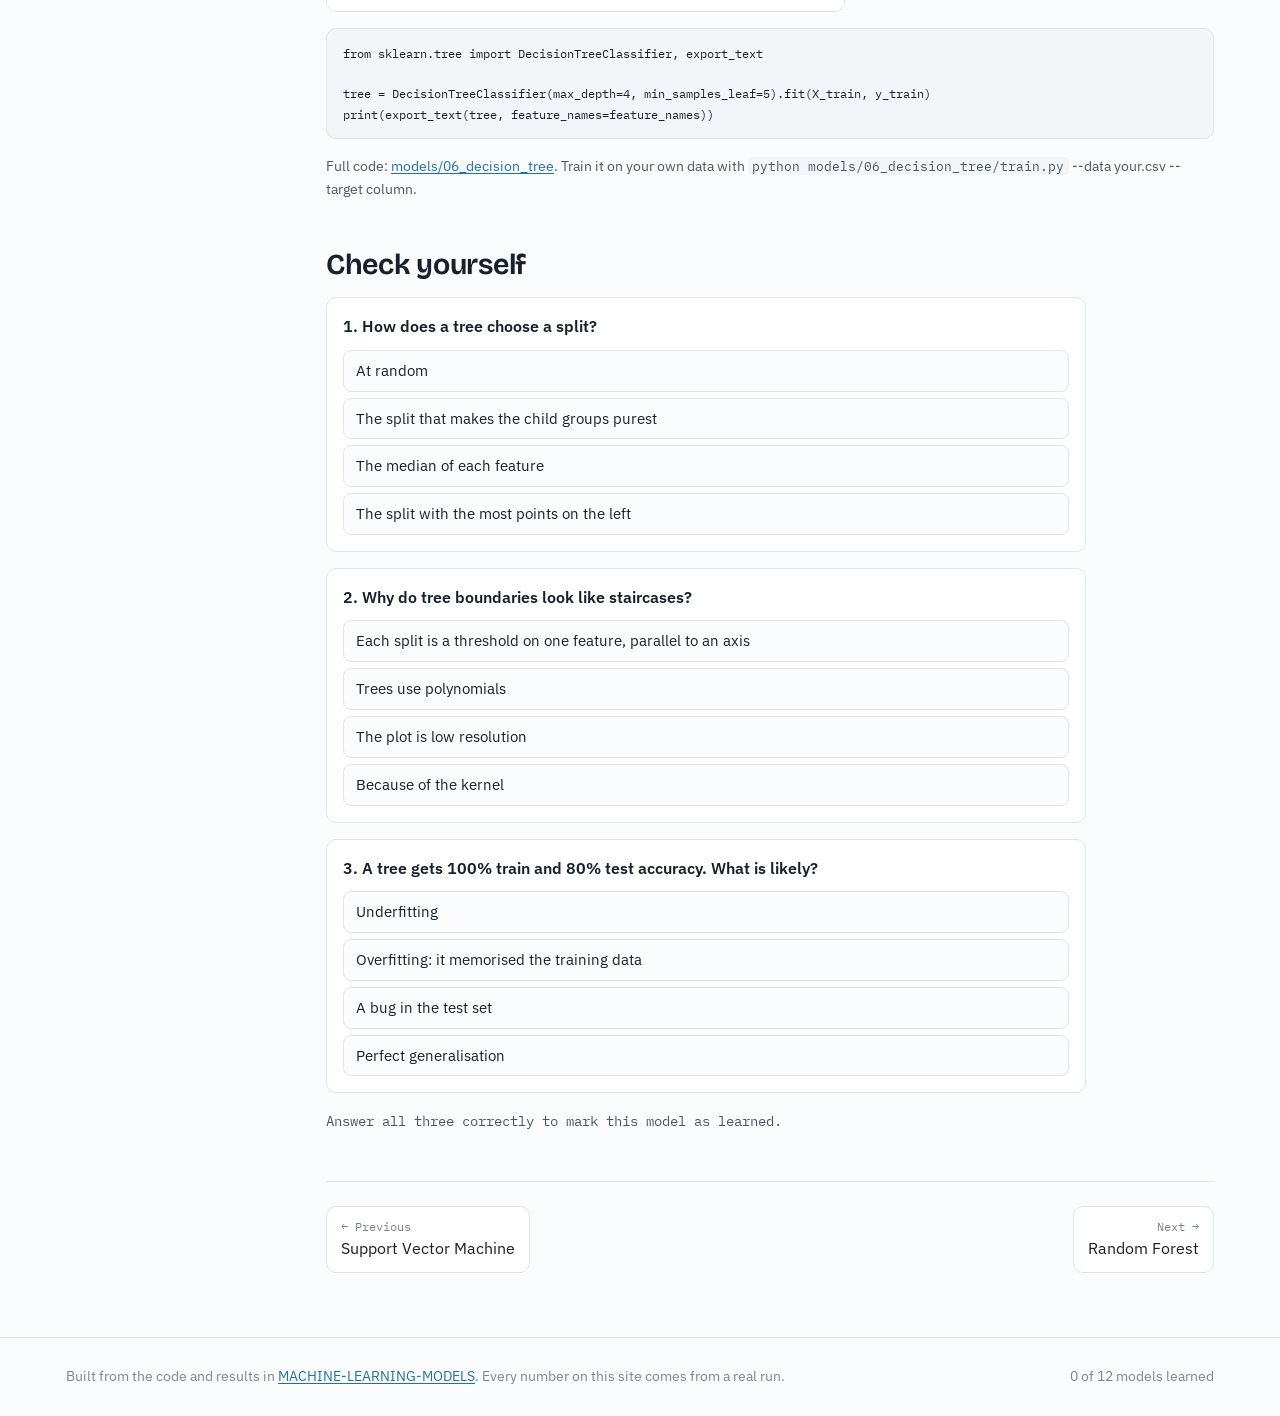
<file: docs/models/decision-tree.html>
<!doctype html>
<html lang="en">
<head>
<meta charset="utf-8">
<meta name="viewport" content="width=device-width, initial-scale=1, viewport-fit=cover">
<title>Decision Tree · Twelve Models</title>
<meta name="description" content="Asks a sequence of yes/no questions about the features, like a flowchart, until it reaches an answer.">
<link rel="preconnect" href="https://fonts.googleapis.com">
<link rel="preconnect" href="https://fonts.gstatic.com" crossorigin>
<link rel="stylesheet" href="https://fonts.googleapis.com/css2?family=Bricolage+Grotesque:opsz,wght@12..96,600;12..96,700&family=IBM+Plex+Mono:wght@400;500&family=IBM+Plex+Sans:ital,wght@0,400;0,500;0,600;1,400&display=swap">
<link rel="stylesheet" href="../assets/style.css">
<script>try{var t=JSON.parse(localStorage.getItem("theme"));if(t)document.documentElement.setAttribute("data-theme",t)}catch(e){}</script>
</head>
<body>
<header class="topbar"><div class="topbar-inner">
  <a class="brand" href="../index.html"><svg class="brand-mark" viewBox="0 0 26 26" aria-hidden="true"><rect x="0.5" y="0.5" width="25" height="25" rx="6" fill="var(--panel)" stroke="var(--rule)"/><path d="M4 21 L22 5" stroke="var(--ink)" stroke-width="1.6"/><circle cx="8" cy="9" r="2.2" fill="var(--c0)"/><circle cx="12" cy="6.5" r="2.2" fill="var(--c0)"/><circle cx="14" cy="19" r="2.2" fill="var(--c1)"/><circle cx="19.5" cy="15" r="2.2" fill="var(--c1)"/></svg>Twelve Models</a>
  <nav class="topnav" aria-label="Main"><a href="../index.html">Home</a><a href="../concepts.html">Concepts</a><a href="../index.html#path" aria-current="page">All models</a><a href="https://github.com/Nihar16/MACHINE-LEARNING-MODELS">GitHub</a></nav>
  <button class="theme-btn" id="theme-btn" type="button" aria-label="Toggle theme"></button>
</div></header>
<div class="wrap"><div class="model-layout">
  <nav class="rail" aria-label="Models"><div class="eyebrow">Regression</div><a href="linear-regression.html">Linear Regression<span class="tick" data-learned-slug="linear-regression" hidden aria-label="learned">✓</span></a><div class="eyebrow">Classification</div><a href="logistic-regression.html">Logistic Regression<span class="tick" data-learned-slug="logistic-regression" hidden aria-label="learned">✓</span></a><a href="knn.html">K-Nearest Neighbors<span class="tick" data-learned-slug="knn" hidden aria-label="learned">✓</span></a><a href="naive-bayes.html">Naive Bayes<span class="tick" data-learned-slug="naive-bayes" hidden aria-label="learned">✓</span></a><a href="svm.html">Support Vector Machine<span class="tick" data-learned-slug="svm" hidden aria-label="learned">✓</span></a><div class="eyebrow">Trees and ensembles</div><a href="decision-tree.html" aria-current="page">Decision Tree<span class="tick" data-learned-slug="decision-tree" hidden aria-label="learned">✓</span></a><a href="random-forest.html">Random Forest<span class="tick" data-learned-slug="random-forest" hidden aria-label="learned">✓</span></a><a href="gradient-boosting.html">Gradient Boosting<span class="tick" data-learned-slug="gradient-boosting" hidden aria-label="learned">✓</span></a><div class="eyebrow">Unsupervised</div><a href="kmeans.html">K-Means Clustering<span class="tick" data-learned-slug="kmeans" hidden aria-label="learned">✓</span></a><a href="pca.html">Principal Component Analysis<span class="tick" data-learned-slug="pca" hidden aria-label="learned">✓</span></a><div class="eyebrow">Deep learning</div><a href="neural-network.html">Neural Network (MLP)<span class="tick" data-learned-slug="neural-network" hidden aria-label="learned">✓</span></a><a href="cnn.html">Convolutional Neural Network<span class="tick" data-learned-slug="cnn" hidden aria-label="learned">✓</span></a></nav>
  <main class="model-main">
    <select class="rail-select" id="rail-select" aria-label="Jump to a model"><option value="" disabled>Jump to a model</option><option value="linear-regression.html">1. Linear Regression</option><option value="logistic-regression.html">2. Logistic Regression</option><option value="knn.html">3. K-Nearest Neighbors</option><option value="naive-bayes.html">4. Naive Bayes</option><option value="svm.html">5. Support Vector Machine</option><option value="decision-tree.html" selected>6. Decision Tree</option><option value="random-forest.html">7. Random Forest</option><option value="gradient-boosting.html">8. Gradient Boosting</option><option value="kmeans.html">9. K-Means Clustering</option><option value="pca.html">10. Principal Component Analysis</option><option value="neural-network.html">11. Neural Network (MLP)</option><option value="cnn.html">12. Convolutional Neural Network</option></select>
    <header class="model-head">
      <span class="eyebrow">Model 6 of 12 · Trees and ensembles</span>
      <h1>Decision Tree</h1>
      <p class="lede">Asks a sequence of yes/no questions about the features, like a flowchart, until it reaches an answer.</p>
      <div class="tags"><span class="pill">Supervised</span><span class="pill">If/then rules</span><span class="pill">No scaling needed</span></div>
    </header>
    <section class="block" aria-labelledby="try">
      <h2 id="try">Try it</h2>
      <div data-demo="decision-tree"></div>
      <p class="callout"><strong>Experiment:</strong> On <strong>Overlapping blobs</strong>, raise the depth to 10. Train accuracy climbs towards 100% while test accuracy falls. The tiny boxes are the tree memorising noise.</p>
    </section>
    <section class="block prose" aria-labelledby="idea">
      <h2 id="idea">The idea</h2>
      <p>A decision tree splits the data with a question such as “is x ≤ 0.31?”, then splits each side again, and so on. Each question is chosen to make the two resulting groups as pure as possible, ideally one class each.</p><p>The result reads like a flowchart, and the demo prints it beside the plot. Every split is a straight cut parallel to an axis, which is why tree boundaries look like staircases.</p>
    </section>
    <section class="block" aria-labelledby="how">
      <h2 id="how">How it works, step by step</h2>
      <ol class="steps"><li><span>Consider every feature and every possible threshold.</span></li><li><span>Pick the split that most reduces impurity (Gini or entropy): the two sides should each be dominated by one class.</span></li><li><span>Repeat on each side until a stopping rule: maximum depth, too few points, or a pure group.</span></li><li><span>Each leaf predicts its majority class. A new example follows the questions down to a leaf.</span></li></ol>
      <div class="formula">Gini impurity = 1 − Σ pₖ²   (0 = pure, 0.5 = 50/50 for two classes)<br>Choose the split that minimises the weighted impurity of the two children<span class="note">Depth, minimum leaf size and pruning (ccp_alpha) are the brakes that stop a tree from memorising noise.</span></div>
    </section>
    <section class="block" aria-labelledby="when">
      <h2 id="when">Strengths and weaknesses</h2>
      <div class="procon">
        <div><h3 class="good-h">Strengths</h3><ul><li>Easy to explain: the model is a set of rules</li><li>No feature scaling needed; handles numbers and categories</li><li>Captures interactions and thresholds</li><li>The building block of random forests and gradient boosting</li></ul></div>
        <div><h3 class="bad-h">Weaknesses</h3><ul><li>Overfits easily when grown deep</li><li>Unstable: small data changes can give a very different tree</li><li>Axis-aligned cuts struggle with diagonal boundaries</li><li>The weakest single model in this repo (87.7% test on Breast Cancer)</li></ul></div>
      </div>
      <div class="prose"><p><strong>Use it when:</strong> You need rules a person can follow, or as an exploratory first look at which features matter.</p><p><strong>Avoid it when:</strong> Accuracy matters most. Use a random forest or gradient boosting instead.</p></div>
    </section>
    <section class="block" aria-labelledby="repo">
      <h2 id="repo">In this repository</h2>
      <p class="muted">Dataset: Breast Cancer Wisconsin (569 rows, 30 features)</p>
      <div class="result-grid"><div><strong>93.8%</strong><span>5-fold CV accuracy</span></div><div><strong>87.7%</strong><span>Held-out test accuracy</span></div><div><strong>14 / 114</strong><span>Test mistakes</span></div></div>
      <p class="callout">The gap between cross-validation and test accuracy is a sign of instability: a different split gives a different model.</p>
      <figure style="margin:0;max-width:760px"><img src="../assets/results/decision-tree.png" alt="Result plot for Decision Tree from the repository" loading="lazy" style="border:1px solid var(--rule);border-radius:10px;background:#fff"></figure>
      <pre><code>from sklearn.tree import DecisionTreeClassifier, export_text

tree = DecisionTreeClassifier(max_depth=4, min_samples_leaf=5).fit(X_train, y_train)
print(export_text(tree, feature_names=feature_names))</code></pre>
      <p class="small muted">Full code: <a href="https://github.com/Nihar16/MACHINE-LEARNING-MODELS/tree/main/models/06_decision_tree">models/06_decision_tree</a>. Train it on your own data with
      <code>python models/06_decision_tree/train.py</code> --data your.csv --target column.</p>
    </section>
    <section class="block" aria-labelledby="quiz-h">
      <h2 id="quiz-h">Check yourself</h2>
      <div class="quiz" data-slug="decision-tree"><div class="q" data-answer="1"><div class="q-title">1. How does a tree choose a split?</div><div class="q-opts"><button type="button">At random</button><button type="button">The split that makes the child groups purest</button><button type="button">The median of each feature</button><button type="button">The split with the most points on the left</button></div><p class="q-explain" hidden>It minimises impurity such as Gini or entropy.</p></div><div class="q" data-answer="0"><div class="q-title">2. Why do tree boundaries look like staircases?</div><div class="q-opts"><button type="button">Each split is a threshold on one feature, parallel to an axis</button><button type="button">Trees use polynomials</button><button type="button">The plot is low resolution</button><button type="button">Because of the kernel</button></div><p class="q-explain" hidden>One feature per question means cuts are horizontal or vertical.</p></div><div class="q" data-answer="1"><div class="q-title">3. A tree gets 100% train and 80% test accuracy. What is likely?</div><div class="q-opts"><button type="button">Underfitting</button><button type="button">Overfitting: it memorised the training data</button><button type="button">A bug in the test set</button><button type="button">Perfect generalisation</button></div><p class="q-explain" hidden>Limit depth or leaf size, or use an ensemble.</p></div><p class="quiz-score muted">Answer all three correctly to mark this model as learned.</p></div>
    </section>
    <nav class="pager" aria-label="Previous and next model"><a href="svm.html"><span>← Previous</span>Support Vector Machine</a><a class="next" href="random-forest.html"><span>Next →</span>Random Forest</a></nav>
  </main>
</div></div>
<footer class="site"><div class="wrap">
  <span>Built from the code and results in <a href="https://github.com/Nihar16/MACHINE-LEARNING-MODELS">MACHINE-LEARNING-MODELS</a>. Every number on this site comes from a real run.</span>
  <span><span id="progress-count">0</span> of 12 models learned</span>
</div></footer>
<script src="../assets/site.js"></script>
<script src="../assets/plot.js"></script>
<script src="../assets/demos.js"></script>
<script src="../assets/cnn.js"></script>
</body>
</html>
</file>
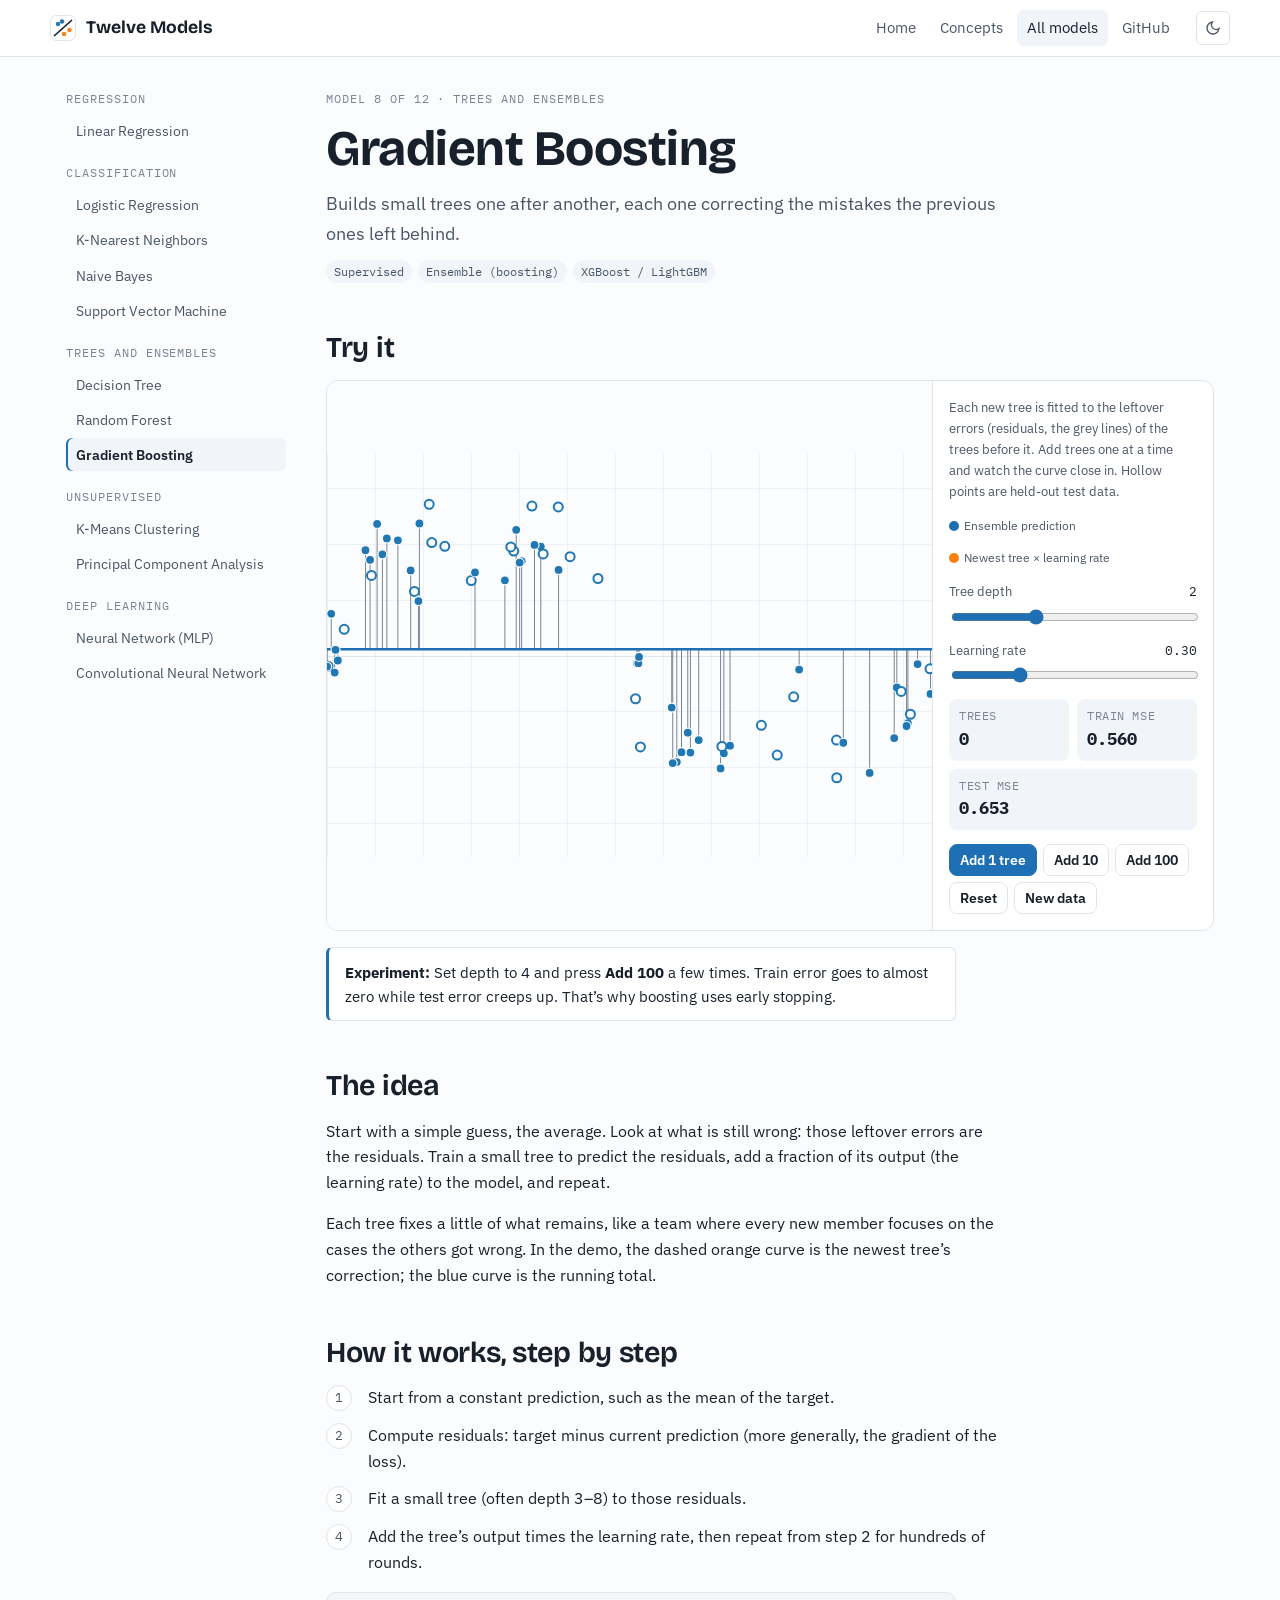
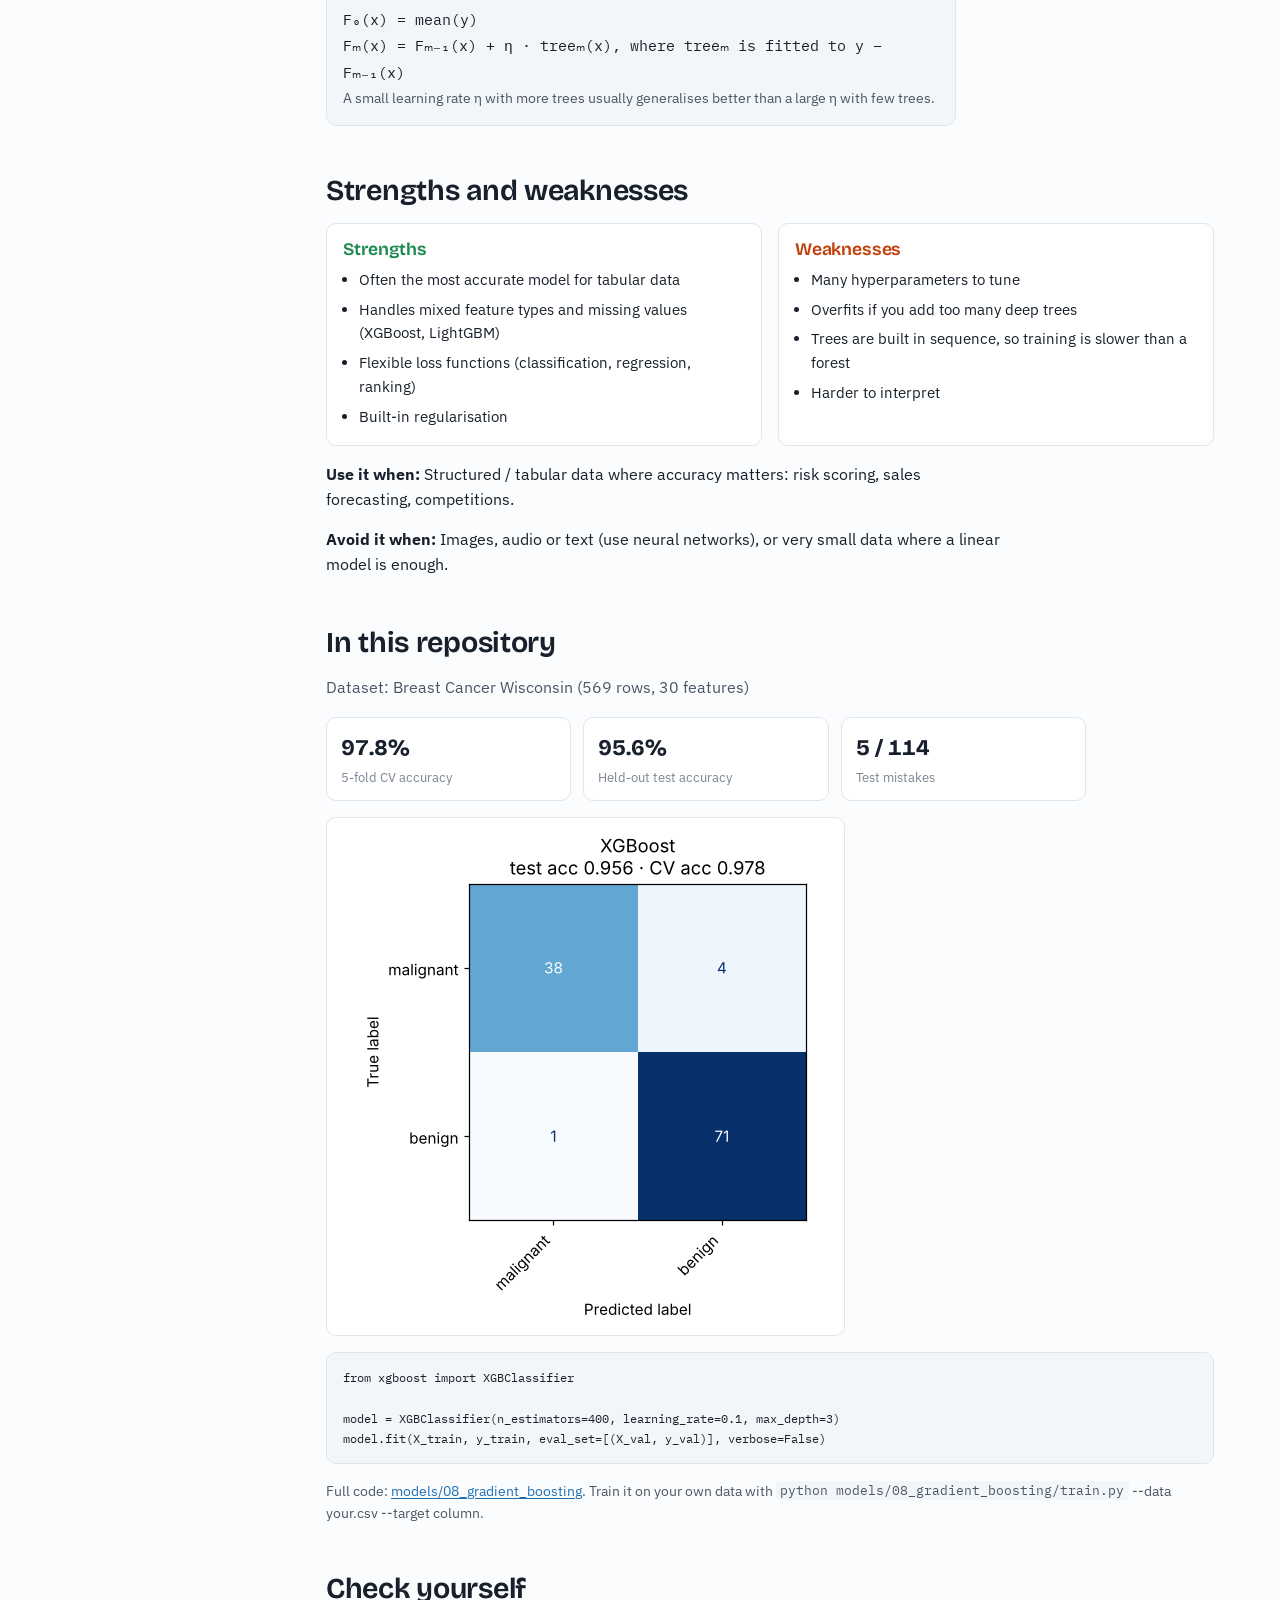
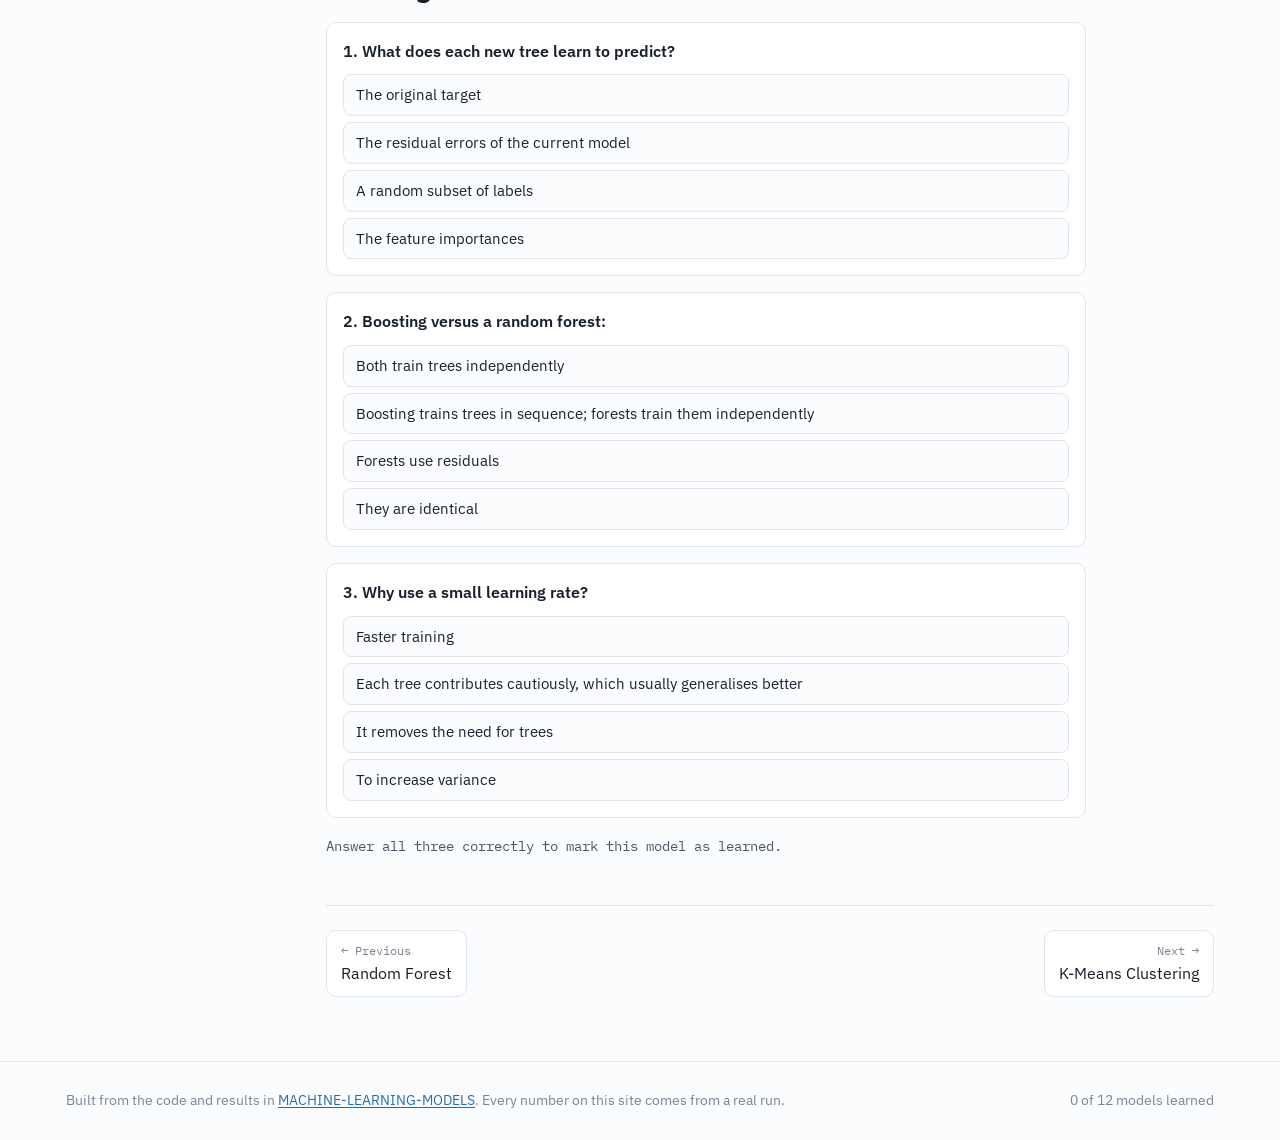
<file: docs/models/gradient-boosting.html>
<!doctype html>
<html lang="en">
<head>
<meta charset="utf-8">
<meta name="viewport" content="width=device-width, initial-scale=1, viewport-fit=cover">
<title>Gradient Boosting · Twelve Models</title>
<meta name="description" content="Builds small trees one after another, each one correcting the mistakes the previous ones left behind.">
<link rel="preconnect" href="https://fonts.googleapis.com">
<link rel="preconnect" href="https://fonts.gstatic.com" crossorigin>
<link rel="stylesheet" href="https://fonts.googleapis.com/css2?family=Bricolage+Grotesque:opsz,wght@12..96,600;12..96,700&family=IBM+Plex+Mono:wght@400;500&family=IBM+Plex+Sans:ital,wght@0,400;0,500;0,600;1,400&display=swap">
<link rel="stylesheet" href="../assets/style.css">
<script>try{var t=JSON.parse(localStorage.getItem("theme"));if(t)document.documentElement.setAttribute("data-theme",t)}catch(e){}</script>
</head>
<body>
<header class="topbar"><div class="topbar-inner">
  <a class="brand" href="../index.html"><svg class="brand-mark" viewBox="0 0 26 26" aria-hidden="true"><rect x="0.5" y="0.5" width="25" height="25" rx="6" fill="var(--panel)" stroke="var(--rule)"/><path d="M4 21 L22 5" stroke="var(--ink)" stroke-width="1.6"/><circle cx="8" cy="9" r="2.2" fill="var(--c0)"/><circle cx="12" cy="6.5" r="2.2" fill="var(--c0)"/><circle cx="14" cy="19" r="2.2" fill="var(--c1)"/><circle cx="19.5" cy="15" r="2.2" fill="var(--c1)"/></svg>Twelve Models</a>
  <nav class="topnav" aria-label="Main"><a href="../index.html">Home</a><a href="../concepts.html">Concepts</a><a href="../index.html#path" aria-current="page">All models</a><a href="https://github.com/Nihar16/MACHINE-LEARNING-MODELS">GitHub</a></nav>
  <button class="theme-btn" id="theme-btn" type="button" aria-label="Toggle theme"></button>
</div></header>
<div class="wrap"><div class="model-layout">
  <nav class="rail" aria-label="Models"><div class="eyebrow">Regression</div><a href="linear-regression.html">Linear Regression<span class="tick" data-learned-slug="linear-regression" hidden aria-label="learned">✓</span></a><div class="eyebrow">Classification</div><a href="logistic-regression.html">Logistic Regression<span class="tick" data-learned-slug="logistic-regression" hidden aria-label="learned">✓</span></a><a href="knn.html">K-Nearest Neighbors<span class="tick" data-learned-slug="knn" hidden aria-label="learned">✓</span></a><a href="naive-bayes.html">Naive Bayes<span class="tick" data-learned-slug="naive-bayes" hidden aria-label="learned">✓</span></a><a href="svm.html">Support Vector Machine<span class="tick" data-learned-slug="svm" hidden aria-label="learned">✓</span></a><div class="eyebrow">Trees and ensembles</div><a href="decision-tree.html">Decision Tree<span class="tick" data-learned-slug="decision-tree" hidden aria-label="learned">✓</span></a><a href="random-forest.html">Random Forest<span class="tick" data-learned-slug="random-forest" hidden aria-label="learned">✓</span></a><a href="gradient-boosting.html" aria-current="page">Gradient Boosting<span class="tick" data-learned-slug="gradient-boosting" hidden aria-label="learned">✓</span></a><div class="eyebrow">Unsupervised</div><a href="kmeans.html">K-Means Clustering<span class="tick" data-learned-slug="kmeans" hidden aria-label="learned">✓</span></a><a href="pca.html">Principal Component Analysis<span class="tick" data-learned-slug="pca" hidden aria-label="learned">✓</span></a><div class="eyebrow">Deep learning</div><a href="neural-network.html">Neural Network (MLP)<span class="tick" data-learned-slug="neural-network" hidden aria-label="learned">✓</span></a><a href="cnn.html">Convolutional Neural Network<span class="tick" data-learned-slug="cnn" hidden aria-label="learned">✓</span></a></nav>
  <main class="model-main">
    <select class="rail-select" id="rail-select" aria-label="Jump to a model"><option value="" disabled>Jump to a model</option><option value="linear-regression.html">1. Linear Regression</option><option value="logistic-regression.html">2. Logistic Regression</option><option value="knn.html">3. K-Nearest Neighbors</option><option value="naive-bayes.html">4. Naive Bayes</option><option value="svm.html">5. Support Vector Machine</option><option value="decision-tree.html">6. Decision Tree</option><option value="random-forest.html">7. Random Forest</option><option value="gradient-boosting.html" selected>8. Gradient Boosting</option><option value="kmeans.html">9. K-Means Clustering</option><option value="pca.html">10. Principal Component Analysis</option><option value="neural-network.html">11. Neural Network (MLP)</option><option value="cnn.html">12. Convolutional Neural Network</option></select>
    <header class="model-head">
      <span class="eyebrow">Model 8 of 12 · Trees and ensembles</span>
      <h1>Gradient Boosting</h1>
      <p class="lede">Builds small trees one after another, each one correcting the mistakes the previous ones left behind.</p>
      <div class="tags"><span class="pill">Supervised</span><span class="pill">Ensemble (boosting)</span><span class="pill">XGBoost / LightGBM</span></div>
    </header>
    <section class="block" aria-labelledby="try">
      <h2 id="try">Try it</h2>
      <div data-demo="gradient-boosting"></div>
      <p class="callout"><strong>Experiment:</strong> Set depth to 4 and press <strong>Add 100</strong> a few times. Train error goes to almost zero while test error creeps up. That’s why boosting uses early stopping.</p>
    </section>
    <section class="block prose" aria-labelledby="idea">
      <h2 id="idea">The idea</h2>
      <p>Start with a simple guess, the average. Look at what is still wrong: those leftover errors are the residuals. Train a small tree to predict the residuals, add a fraction of its output (the learning rate) to the model, and repeat.</p><p>Each tree fixes a little of what remains, like a team where every new member focuses on the cases the others got wrong. In the demo, the dashed orange curve is the newest tree’s correction; the blue curve is the running total.</p>
    </section>
    <section class="block" aria-labelledby="how">
      <h2 id="how">How it works, step by step</h2>
      <ol class="steps"><li><span>Start from a constant prediction, such as the mean of the target.</span></li><li><span>Compute residuals: target minus current prediction (more generally, the gradient of the loss).</span></li><li><span>Fit a small tree (often depth 3–8) to those residuals.</span></li><li><span>Add the tree’s output times the learning rate, then repeat from step 2 for hundreds of rounds.</span></li></ol>
      <div class="formula">F₀(x) = mean(y)<br>Fₘ(x) = Fₘ₋₁(x) + η · treeₘ(x),   where treeₘ is fitted to y − Fₘ₋₁(x)<span class="note">A small learning rate η with more trees usually generalises better than a large η with few trees.</span></div>
    </section>
    <section class="block" aria-labelledby="when">
      <h2 id="when">Strengths and weaknesses</h2>
      <div class="procon">
        <div><h3 class="good-h">Strengths</h3><ul><li>Often the most accurate model for tabular data</li><li>Handles mixed feature types and missing values (XGBoost, LightGBM)</li><li>Flexible loss functions (classification, regression, ranking)</li><li>Built-in regularisation</li></ul></div>
        <div><h3 class="bad-h">Weaknesses</h3><ul><li>Many hyperparameters to tune</li><li>Overfits if you add too many deep trees</li><li>Trees are built in sequence, so training is slower than a forest</li><li>Harder to interpret</li></ul></div>
      </div>
      <div class="prose"><p><strong>Use it when:</strong> Structured / tabular data where accuracy matters: risk scoring, sales forecasting, competitions.</p><p><strong>Avoid it when:</strong> Images, audio or text (use neural networks), or very small data where a linear model is enough.</p></div>
    </section>
    <section class="block" aria-labelledby="repo">
      <h2 id="repo">In this repository</h2>
      <p class="muted">Dataset: Breast Cancer Wisconsin (569 rows, 30 features)</p>
      <div class="result-grid"><div><strong>97.8%</strong><span>5-fold CV accuracy</span></div><div><strong>95.6%</strong><span>Held-out test accuracy</span></div><div><strong>5 / 114</strong><span>Test mistakes</span></div></div>
      
      <figure style="margin:0;max-width:760px"><img src="../assets/results/gradient-boosting.png" alt="Result plot for Gradient Boosting from the repository" loading="lazy" style="border:1px solid var(--rule);border-radius:10px;background:#fff"></figure>
      <pre><code>from xgboost import XGBClassifier

model = XGBClassifier(n_estimators=400, learning_rate=0.1, max_depth=3)
model.fit(X_train, y_train, eval_set=[(X_val, y_val)], verbose=False)</code></pre>
      <p class="small muted">Full code: <a href="https://github.com/Nihar16/MACHINE-LEARNING-MODELS/tree/main/models/08_gradient_boosting">models/08_gradient_boosting</a>. Train it on your own data with
      <code>python models/08_gradient_boosting/train.py</code> --data your.csv --target column.</p>
    </section>
    <section class="block" aria-labelledby="quiz-h">
      <h2 id="quiz-h">Check yourself</h2>
      <div class="quiz" data-slug="gradient-boosting"><div class="q" data-answer="1"><div class="q-title">1. What does each new tree learn to predict?</div><div class="q-opts"><button type="button">The original target</button><button type="button">The residual errors of the current model</button><button type="button">A random subset of labels</button><button type="button">The feature importances</button></div><p class="q-explain" hidden>Each tree corrects what the ensemble so far gets wrong.</p></div><div class="q" data-answer="1"><div class="q-title">2. Boosting versus a random forest:</div><div class="q-opts"><button type="button">Both train trees independently</button><button type="button">Boosting trains trees in sequence; forests train them independently</button><button type="button">Forests use residuals</button><button type="button">They are identical</button></div><p class="q-explain" hidden>Sequential correction (boosting) versus parallel averaging (bagging).</p></div><div class="q" data-answer="1"><div class="q-title">3. Why use a small learning rate?</div><div class="q-opts"><button type="button">Faster training</button><button type="button">Each tree contributes cautiously, which usually generalises better</button><button type="button">It removes the need for trees</button><button type="button">To increase variance</button></div><p class="q-explain" hidden>Many small steps beat a few big ones, at the cost of more trees.</p></div><p class="quiz-score muted">Answer all three correctly to mark this model as learned.</p></div>
    </section>
    <nav class="pager" aria-label="Previous and next model"><a href="random-forest.html"><span>← Previous</span>Random Forest</a><a class="next" href="kmeans.html"><span>Next →</span>K-Means Clustering</a></nav>
  </main>
</div></div>
<footer class="site"><div class="wrap">
  <span>Built from the code and results in <a href="https://github.com/Nihar16/MACHINE-LEARNING-MODELS">MACHINE-LEARNING-MODELS</a>. Every number on this site comes from a real run.</span>
  <span><span id="progress-count">0</span> of 12 models learned</span>
</div></footer>
<script src="../assets/site.js"></script>
<script src="../assets/plot.js"></script>
<script src="../assets/demos.js"></script>
<script src="../assets/cnn.js"></script>
</body>
</html>
</file>
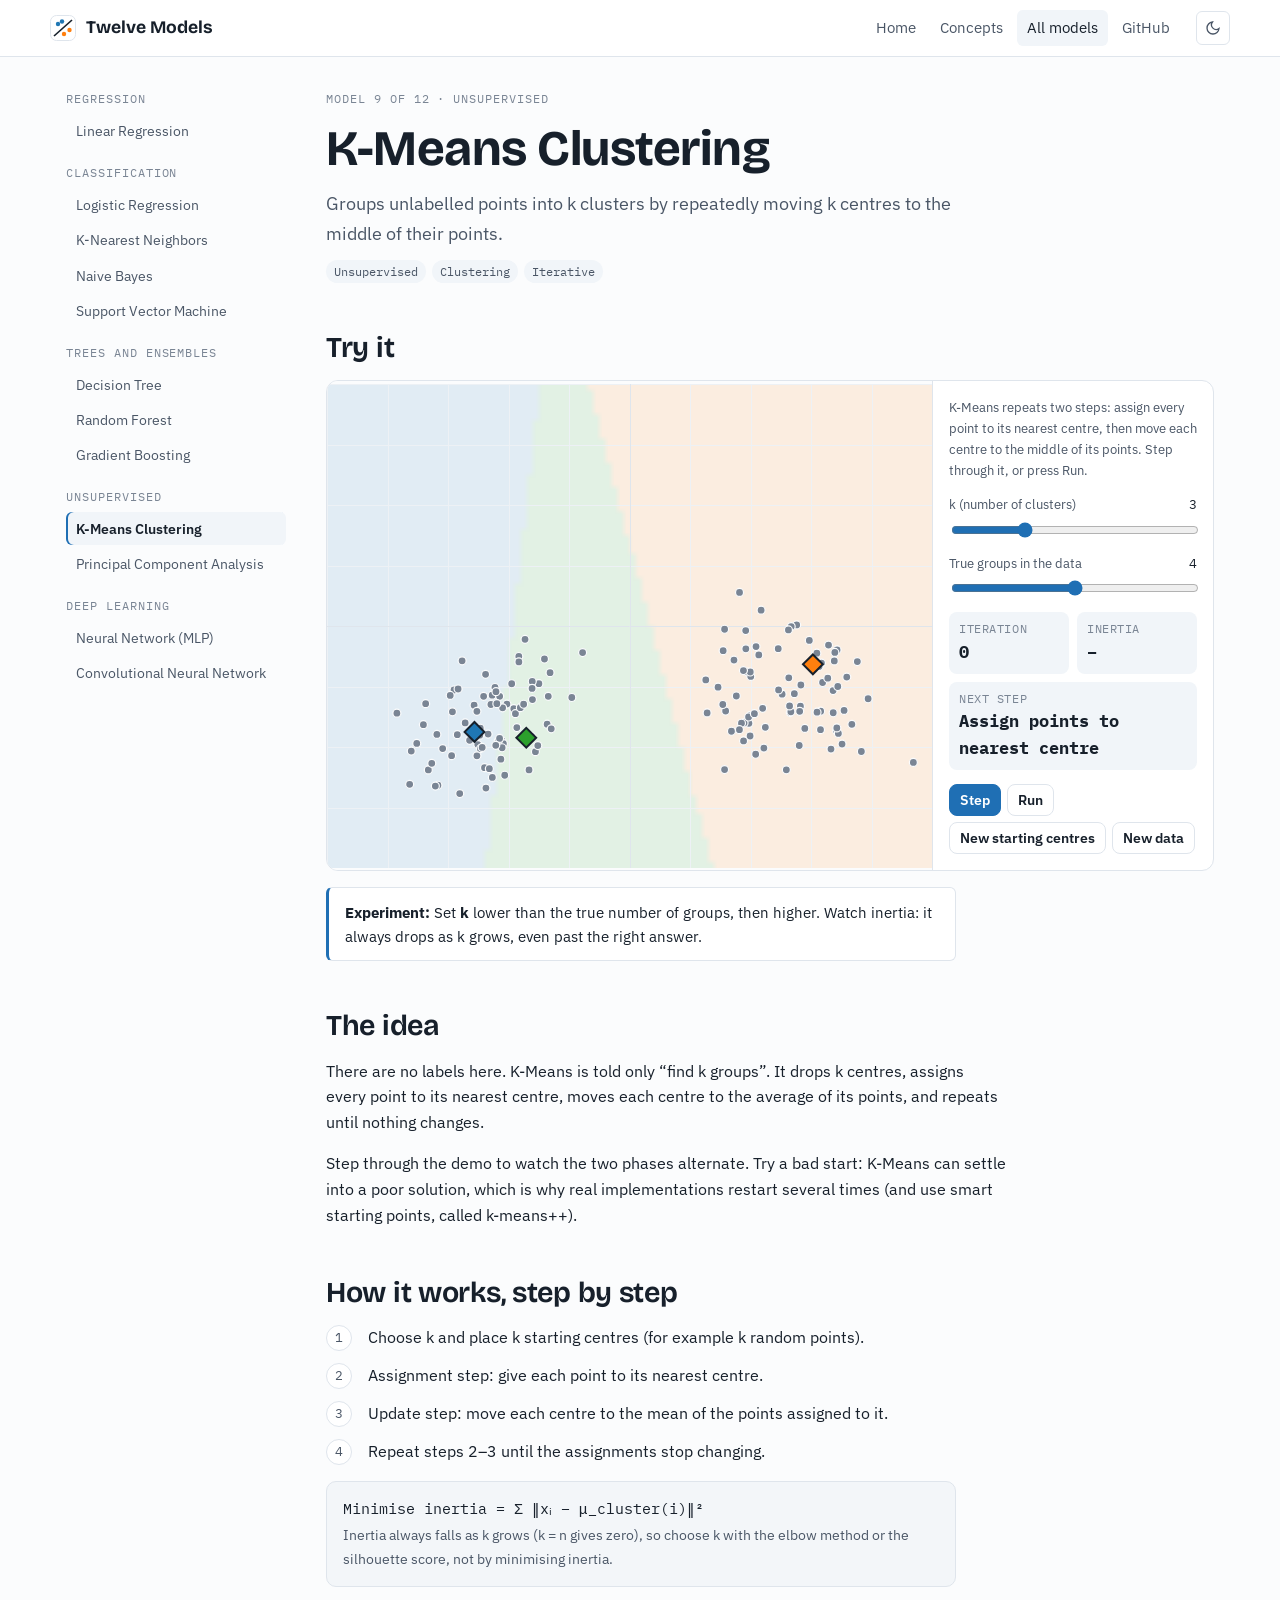
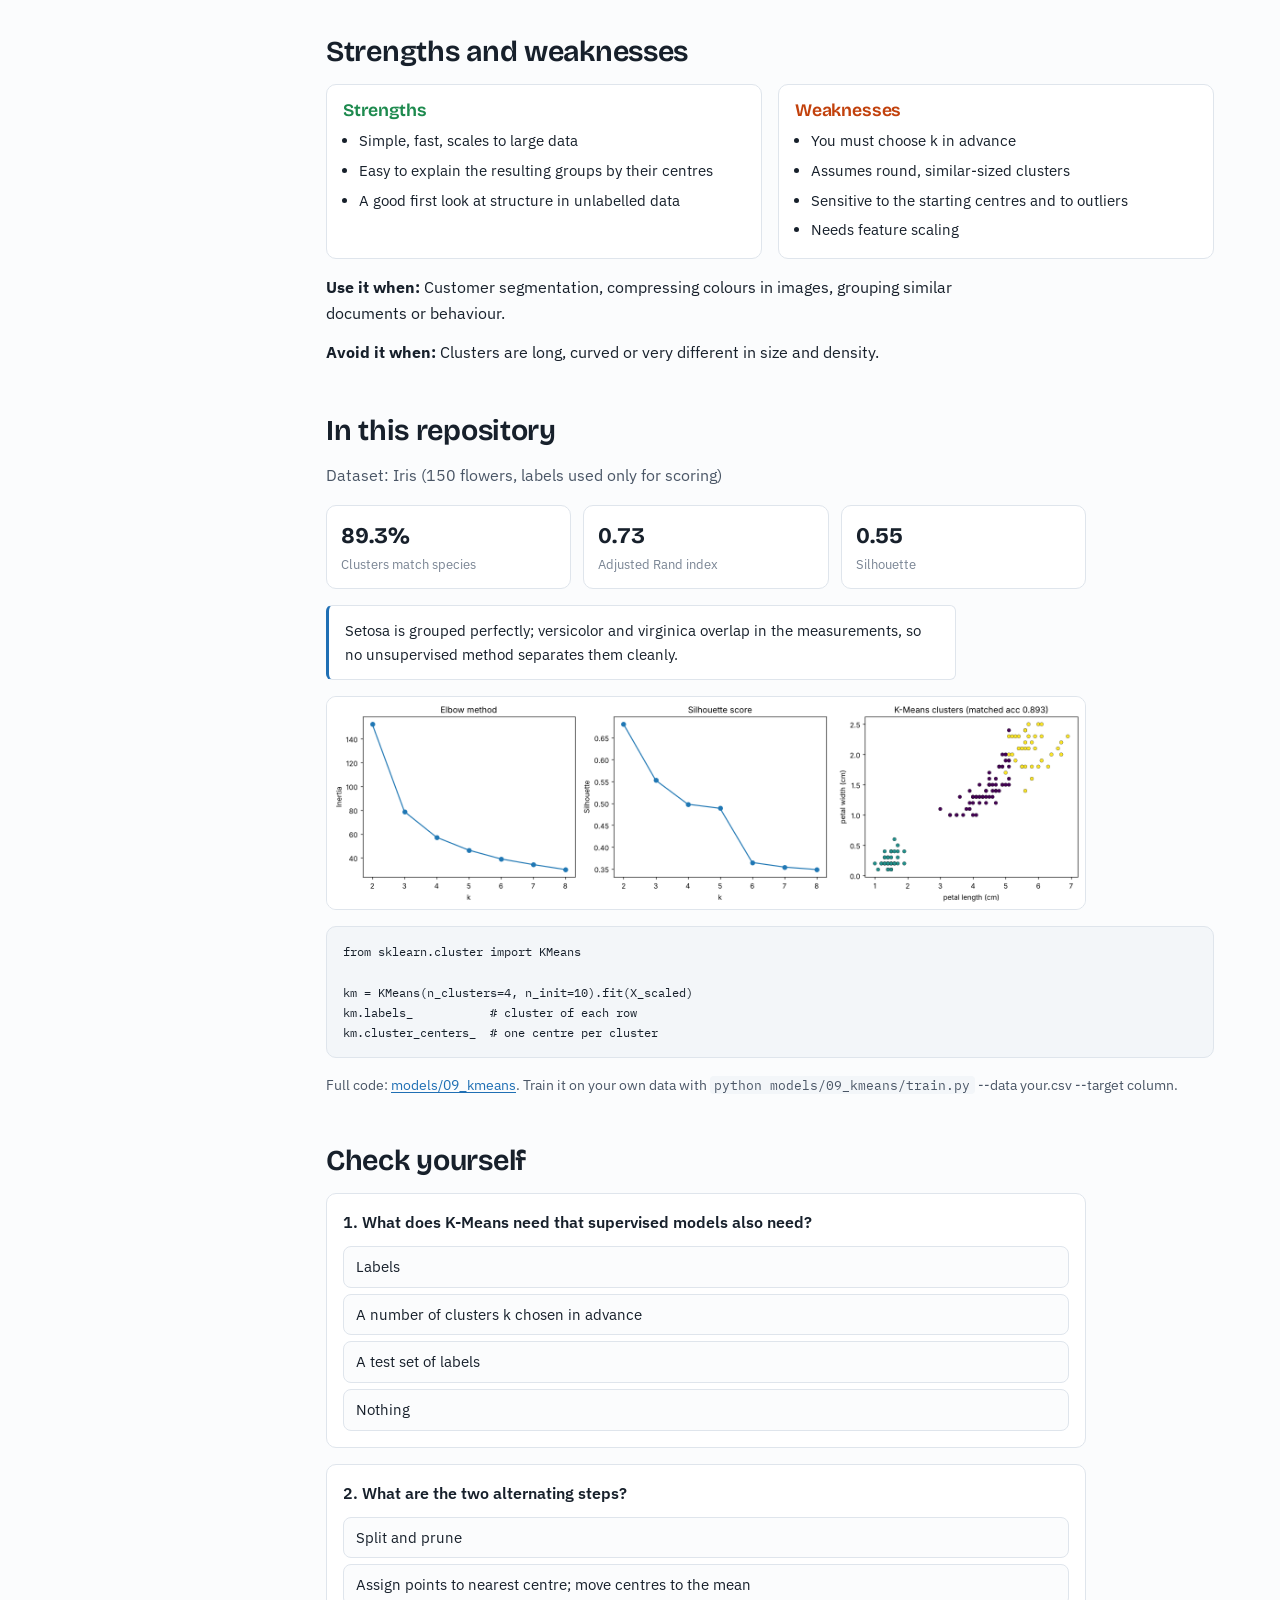
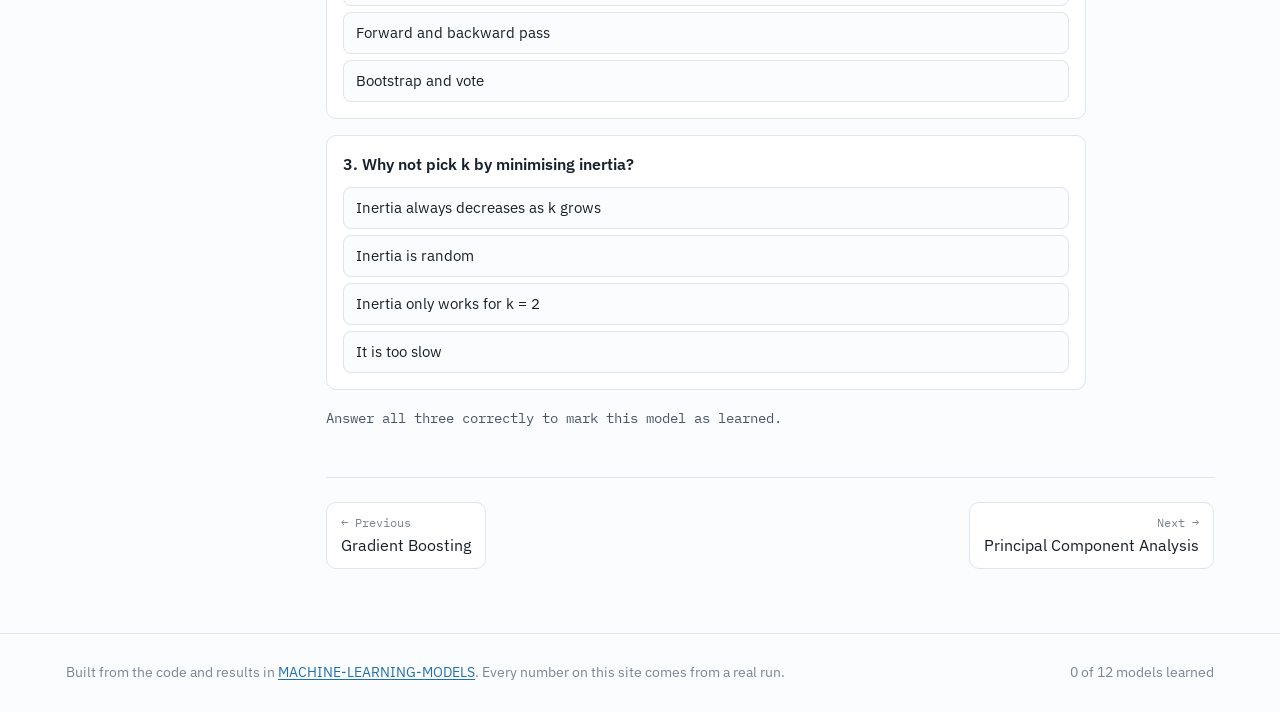
<file: docs/models/kmeans.html>
<!doctype html>
<html lang="en">
<head>
<meta charset="utf-8">
<meta name="viewport" content="width=device-width, initial-scale=1, viewport-fit=cover">
<title>K-Means Clustering · Twelve Models</title>
<meta name="description" content="Groups unlabelled points into k clusters by repeatedly moving k centres to the middle of their points.">
<link rel="preconnect" href="https://fonts.googleapis.com">
<link rel="preconnect" href="https://fonts.gstatic.com" crossorigin>
<link rel="stylesheet" href="https://fonts.googleapis.com/css2?family=Bricolage+Grotesque:opsz,wght@12..96,600;12..96,700&family=IBM+Plex+Mono:wght@400;500&family=IBM+Plex+Sans:ital,wght@0,400;0,500;0,600;1,400&display=swap">
<link rel="stylesheet" href="../assets/style.css">
<script>try{var t=JSON.parse(localStorage.getItem("theme"));if(t)document.documentElement.setAttribute("data-theme",t)}catch(e){}</script>
</head>
<body>
<header class="topbar"><div class="topbar-inner">
  <a class="brand" href="../index.html"><svg class="brand-mark" viewBox="0 0 26 26" aria-hidden="true"><rect x="0.5" y="0.5" width="25" height="25" rx="6" fill="var(--panel)" stroke="var(--rule)"/><path d="M4 21 L22 5" stroke="var(--ink)" stroke-width="1.6"/><circle cx="8" cy="9" r="2.2" fill="var(--c0)"/><circle cx="12" cy="6.5" r="2.2" fill="var(--c0)"/><circle cx="14" cy="19" r="2.2" fill="var(--c1)"/><circle cx="19.5" cy="15" r="2.2" fill="var(--c1)"/></svg>Twelve Models</a>
  <nav class="topnav" aria-label="Main"><a href="../index.html">Home</a><a href="../concepts.html">Concepts</a><a href="../index.html#path" aria-current="page">All models</a><a href="https://github.com/Nihar16/MACHINE-LEARNING-MODELS">GitHub</a></nav>
  <button class="theme-btn" id="theme-btn" type="button" aria-label="Toggle theme"></button>
</div></header>
<div class="wrap"><div class="model-layout">
  <nav class="rail" aria-label="Models"><div class="eyebrow">Regression</div><a href="linear-regression.html">Linear Regression<span class="tick" data-learned-slug="linear-regression" hidden aria-label="learned">✓</span></a><div class="eyebrow">Classification</div><a href="logistic-regression.html">Logistic Regression<span class="tick" data-learned-slug="logistic-regression" hidden aria-label="learned">✓</span></a><a href="knn.html">K-Nearest Neighbors<span class="tick" data-learned-slug="knn" hidden aria-label="learned">✓</span></a><a href="naive-bayes.html">Naive Bayes<span class="tick" data-learned-slug="naive-bayes" hidden aria-label="learned">✓</span></a><a href="svm.html">Support Vector Machine<span class="tick" data-learned-slug="svm" hidden aria-label="learned">✓</span></a><div class="eyebrow">Trees and ensembles</div><a href="decision-tree.html">Decision Tree<span class="tick" data-learned-slug="decision-tree" hidden aria-label="learned">✓</span></a><a href="random-forest.html">Random Forest<span class="tick" data-learned-slug="random-forest" hidden aria-label="learned">✓</span></a><a href="gradient-boosting.html">Gradient Boosting<span class="tick" data-learned-slug="gradient-boosting" hidden aria-label="learned">✓</span></a><div class="eyebrow">Unsupervised</div><a href="kmeans.html" aria-current="page">K-Means Clustering<span class="tick" data-learned-slug="kmeans" hidden aria-label="learned">✓</span></a><a href="pca.html">Principal Component Analysis<span class="tick" data-learned-slug="pca" hidden aria-label="learned">✓</span></a><div class="eyebrow">Deep learning</div><a href="neural-network.html">Neural Network (MLP)<span class="tick" data-learned-slug="neural-network" hidden aria-label="learned">✓</span></a><a href="cnn.html">Convolutional Neural Network<span class="tick" data-learned-slug="cnn" hidden aria-label="learned">✓</span></a></nav>
  <main class="model-main">
    <select class="rail-select" id="rail-select" aria-label="Jump to a model"><option value="" disabled>Jump to a model</option><option value="linear-regression.html">1. Linear Regression</option><option value="logistic-regression.html">2. Logistic Regression</option><option value="knn.html">3. K-Nearest Neighbors</option><option value="naive-bayes.html">4. Naive Bayes</option><option value="svm.html">5. Support Vector Machine</option><option value="decision-tree.html">6. Decision Tree</option><option value="random-forest.html">7. Random Forest</option><option value="gradient-boosting.html">8. Gradient Boosting</option><option value="kmeans.html" selected>9. K-Means Clustering</option><option value="pca.html">10. Principal Component Analysis</option><option value="neural-network.html">11. Neural Network (MLP)</option><option value="cnn.html">12. Convolutional Neural Network</option></select>
    <header class="model-head">
      <span class="eyebrow">Model 9 of 12 · Unsupervised</span>
      <h1>K-Means Clustering</h1>
      <p class="lede">Groups unlabelled points into k clusters by repeatedly moving k centres to the middle of their points.</p>
      <div class="tags"><span class="pill">Unsupervised</span><span class="pill">Clustering</span><span class="pill">Iterative</span></div>
    </header>
    <section class="block" aria-labelledby="try">
      <h2 id="try">Try it</h2>
      <div data-demo="kmeans"></div>
      <p class="callout"><strong>Experiment:</strong> Set <strong>k</strong> lower than the true number of groups, then higher. Watch inertia: it always drops as k grows, even past the right answer.</p>
    </section>
    <section class="block prose" aria-labelledby="idea">
      <h2 id="idea">The idea</h2>
      <p>There are no labels here. K-Means is told only “find k groups”. It drops k centres, assigns every point to its nearest centre, moves each centre to the average of its points, and repeats until nothing changes.</p><p>Step through the demo to watch the two phases alternate. Try a bad start: K-Means can settle into a poor solution, which is why real implementations restart several times (and use smart starting points, called k-means++).</p>
    </section>
    <section class="block" aria-labelledby="how">
      <h2 id="how">How it works, step by step</h2>
      <ol class="steps"><li><span>Choose k and place k starting centres (for example k random points).</span></li><li><span>Assignment step: give each point to its nearest centre.</span></li><li><span>Update step: move each centre to the mean of the points assigned to it.</span></li><li><span>Repeat steps 2–3 until the assignments stop changing.</span></li></ol>
      <div class="formula">Minimise inertia = Σ ‖xᵢ − μ_cluster(i)‖²<span class="note">Inertia always falls as k grows (k = n gives zero), so choose k with the elbow method or the silhouette score, not by minimising inertia.</span></div>
    </section>
    <section class="block" aria-labelledby="when">
      <h2 id="when">Strengths and weaknesses</h2>
      <div class="procon">
        <div><h3 class="good-h">Strengths</h3><ul><li>Simple, fast, scales to large data</li><li>Easy to explain the resulting groups by their centres</li><li>A good first look at structure in unlabelled data</li></ul></div>
        <div><h3 class="bad-h">Weaknesses</h3><ul><li>You must choose k in advance</li><li>Assumes round, similar-sized clusters</li><li>Sensitive to the starting centres and to outliers</li><li>Needs feature scaling</li></ul></div>
      </div>
      <div class="prose"><p><strong>Use it when:</strong> Customer segmentation, compressing colours in images, grouping similar documents or behaviour.</p><p><strong>Avoid it when:</strong> Clusters are long, curved or very different in size and density.</p></div>
    </section>
    <section class="block" aria-labelledby="repo">
      <h2 id="repo">In this repository</h2>
      <p class="muted">Dataset: Iris (150 flowers, labels used only for scoring)</p>
      <div class="result-grid"><div><strong>89.3%</strong><span>Clusters match species</span></div><div><strong>0.73</strong><span>Adjusted Rand index</span></div><div><strong>0.55</strong><span>Silhouette</span></div></div>
      <p class="callout">Setosa is grouped perfectly; versicolor and virginica overlap in the measurements, so no unsupervised method separates them cleanly.</p>
      <figure style="margin:0;max-width:760px"><img src="../assets/results/kmeans.png" alt="Result plot for K-Means Clustering from the repository" loading="lazy" style="border:1px solid var(--rule);border-radius:10px;background:#fff"></figure>
      <pre><code>from sklearn.cluster import KMeans

km = KMeans(n_clusters=4, n_init=10).fit(X_scaled)
km.labels_           # cluster of each row
km.cluster_centers_  # one centre per cluster</code></pre>
      <p class="small muted">Full code: <a href="https://github.com/Nihar16/MACHINE-LEARNING-MODELS/tree/main/models/09_kmeans">models/09_kmeans</a>. Train it on your own data with
      <code>python models/09_kmeans/train.py</code> --data your.csv --target column.</p>
    </section>
    <section class="block" aria-labelledby="quiz-h">
      <h2 id="quiz-h">Check yourself</h2>
      <div class="quiz" data-slug="kmeans"><div class="q" data-answer="1"><div class="q-title">1. What does K-Means need that supervised models also need?</div><div class="q-opts"><button type="button">Labels</button><button type="button">A number of clusters k chosen in advance</button><button type="button">A test set of labels</button><button type="button">Nothing</button></div><p class="q-explain" hidden>It needs no labels, but k is your choice.</p></div><div class="q" data-answer="1"><div class="q-title">2. What are the two alternating steps?</div><div class="q-opts"><button type="button">Split and prune</button><button type="button">Assign points to nearest centre; move centres to the mean</button><button type="button">Forward and backward pass</button><button type="button">Bootstrap and vote</button></div><p class="q-explain" hidden>That loop is the whole algorithm (Lloyd’s algorithm).</p></div><div class="q" data-answer="0"><div class="q-title">3. Why not pick k by minimising inertia?</div><div class="q-opts"><button type="button">Inertia always decreases as k grows</button><button type="button">Inertia is random</button><button type="button">Inertia only works for k = 2</button><button type="button">It is too slow</button></div><p class="q-explain" hidden>Use the elbow method or silhouette score instead.</p></div><p class="quiz-score muted">Answer all three correctly to mark this model as learned.</p></div>
    </section>
    <nav class="pager" aria-label="Previous and next model"><a href="gradient-boosting.html"><span>← Previous</span>Gradient Boosting</a><a class="next" href="pca.html"><span>Next →</span>Principal Component Analysis</a></nav>
  </main>
</div></div>
<footer class="site"><div class="wrap">
  <span>Built from the code and results in <a href="https://github.com/Nihar16/MACHINE-LEARNING-MODELS">MACHINE-LEARNING-MODELS</a>. Every number on this site comes from a real run.</span>
  <span><span id="progress-count">0</span> of 12 models learned</span>
</div></footer>
<script src="../assets/site.js"></script>
<script src="../assets/plot.js"></script>
<script src="../assets/demos.js"></script>
<script src="../assets/cnn.js"></script>
</body>
</html>
</file>
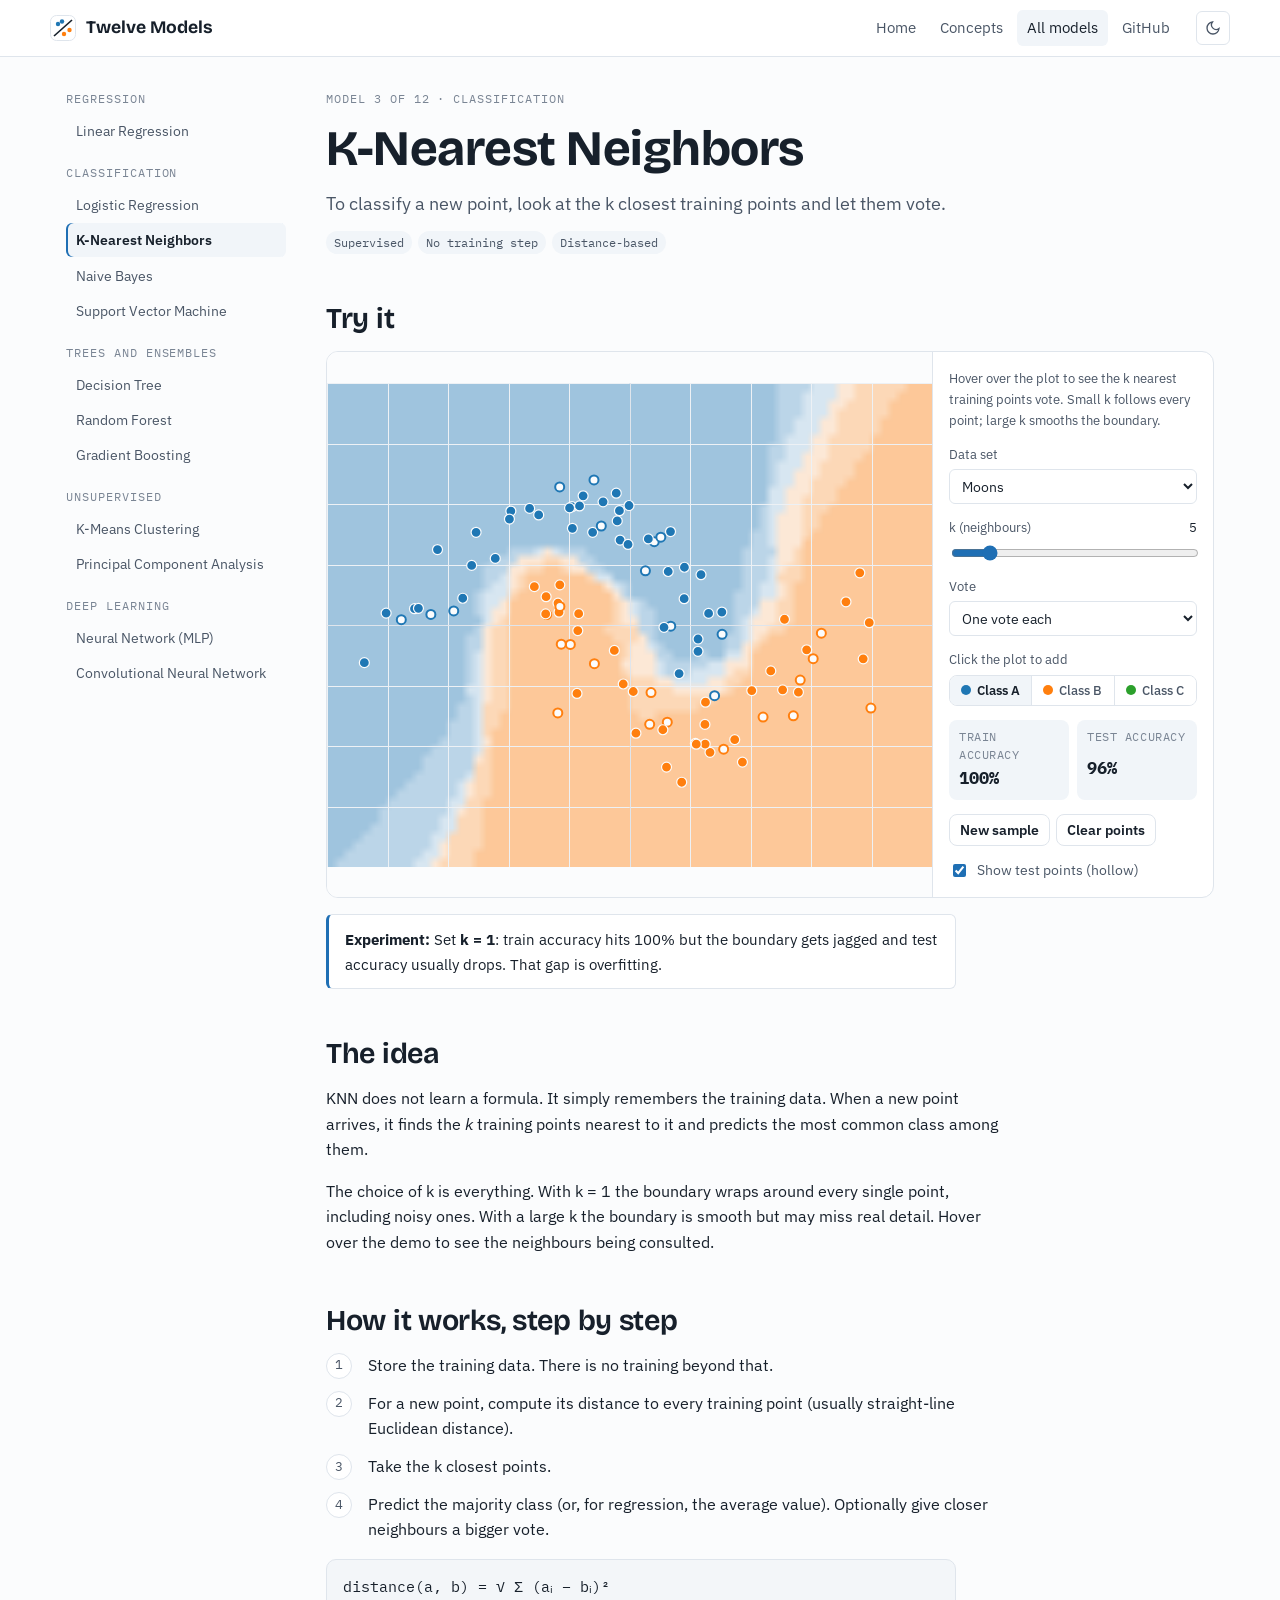
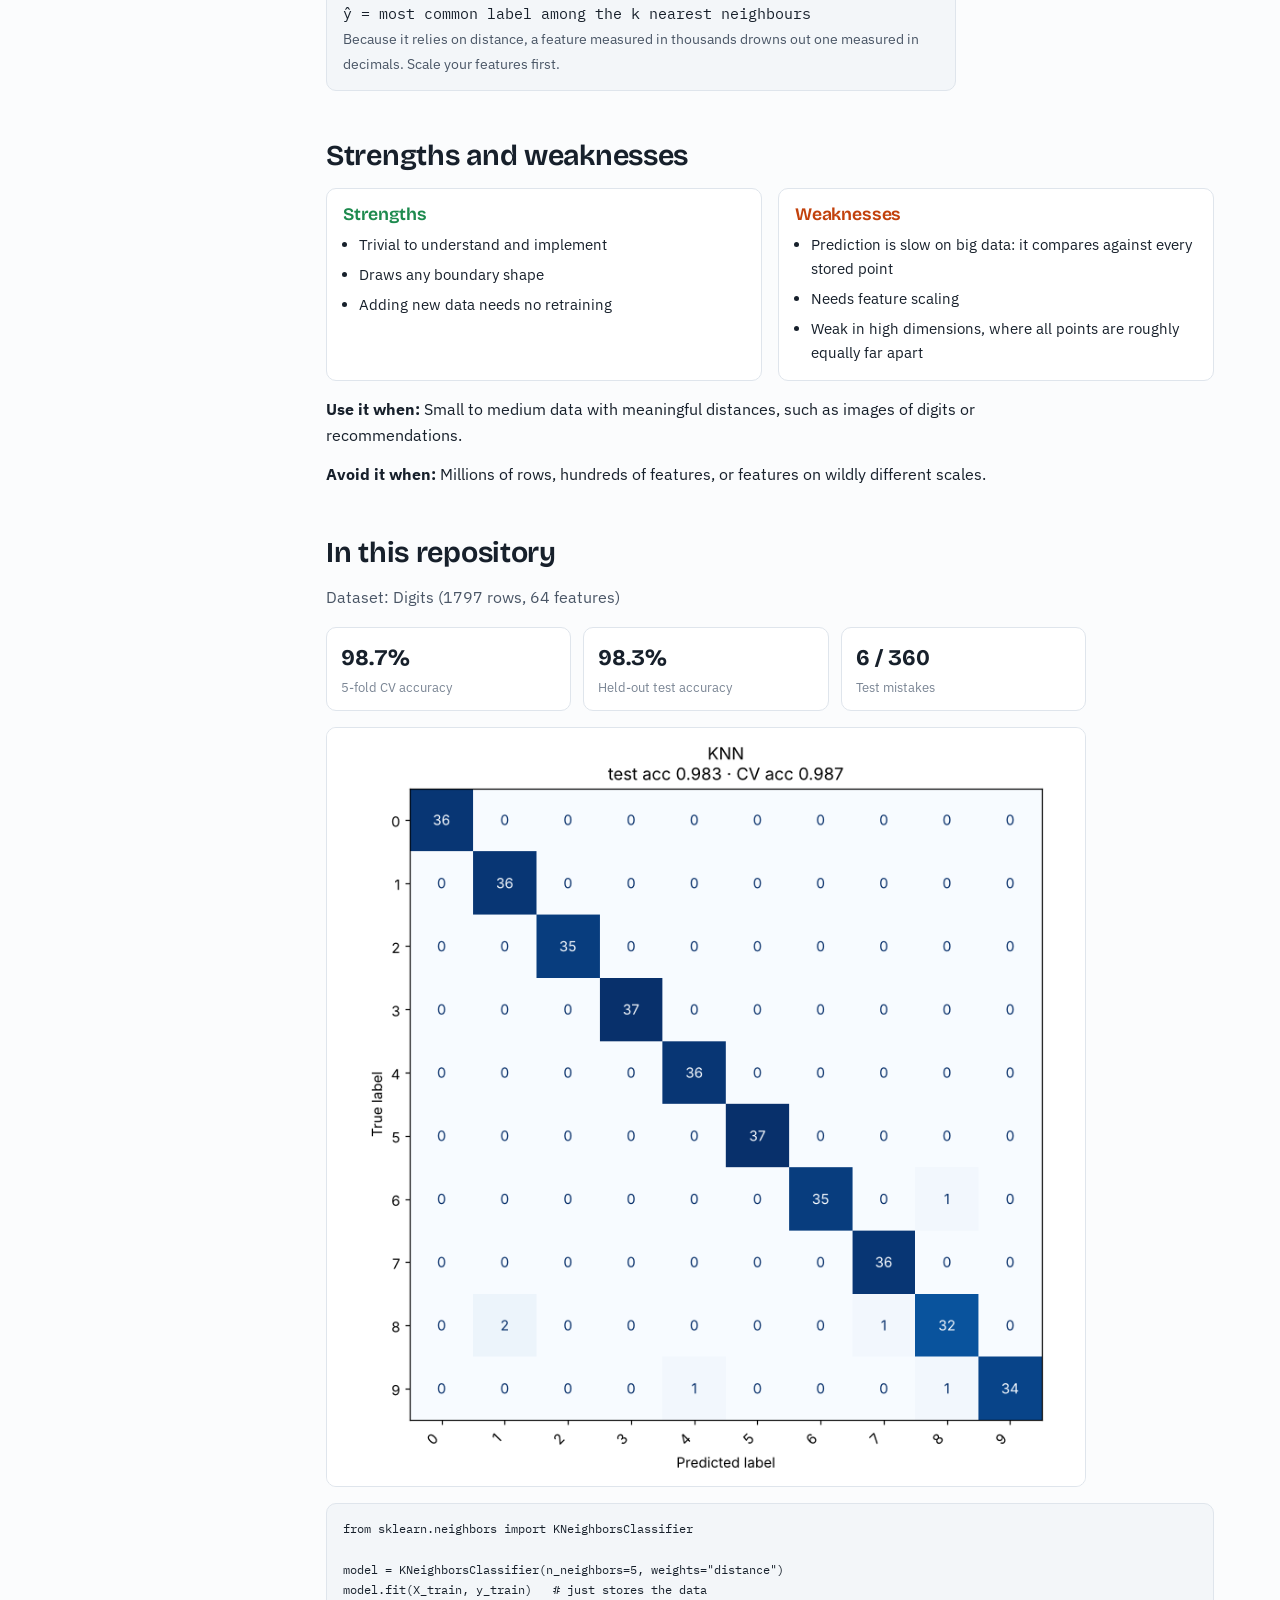
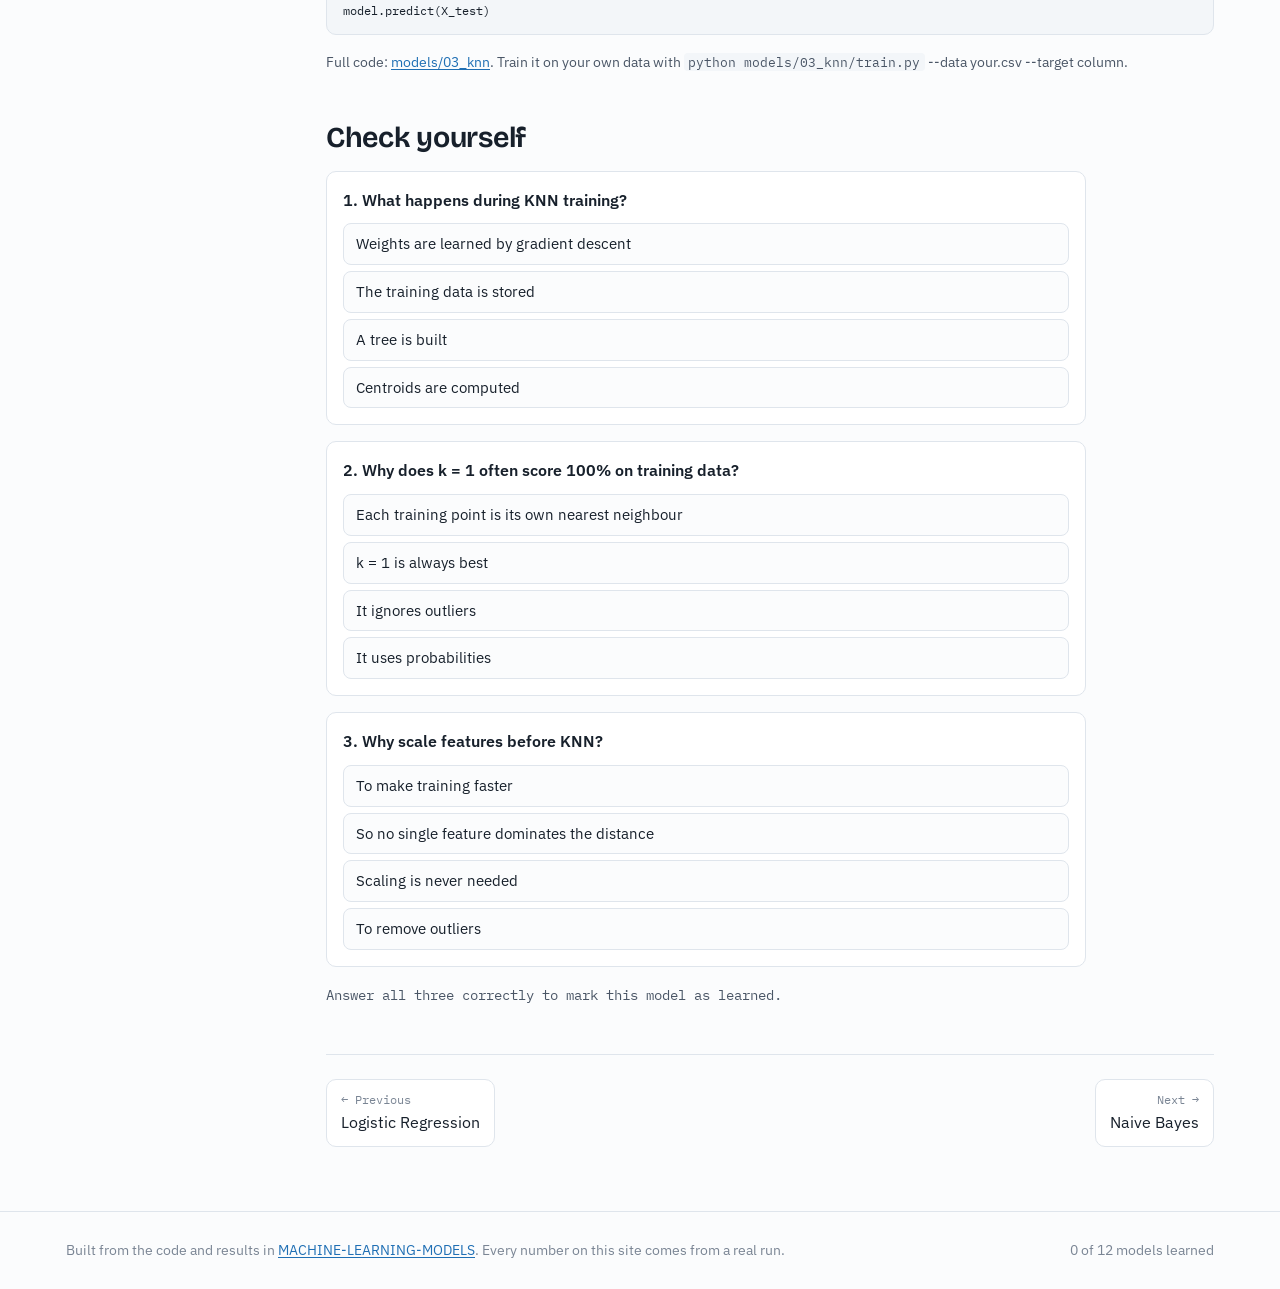
<file: docs/models/knn.html>
<!doctype html>
<html lang="en">
<head>
<meta charset="utf-8">
<meta name="viewport" content="width=device-width, initial-scale=1, viewport-fit=cover">
<title>K-Nearest Neighbors · Twelve Models</title>
<meta name="description" content="To classify a new point, look at the k closest training points and let them vote.">
<link rel="preconnect" href="https://fonts.googleapis.com">
<link rel="preconnect" href="https://fonts.gstatic.com" crossorigin>
<link rel="stylesheet" href="https://fonts.googleapis.com/css2?family=Bricolage+Grotesque:opsz,wght@12..96,600;12..96,700&family=IBM+Plex+Mono:wght@400;500&family=IBM+Plex+Sans:ital,wght@0,400;0,500;0,600;1,400&display=swap">
<link rel="stylesheet" href="../assets/style.css">
<script>try{var t=JSON.parse(localStorage.getItem("theme"));if(t)document.documentElement.setAttribute("data-theme",t)}catch(e){}</script>
</head>
<body>
<header class="topbar"><div class="topbar-inner">
  <a class="brand" href="../index.html"><svg class="brand-mark" viewBox="0 0 26 26" aria-hidden="true"><rect x="0.5" y="0.5" width="25" height="25" rx="6" fill="var(--panel)" stroke="var(--rule)"/><path d="M4 21 L22 5" stroke="var(--ink)" stroke-width="1.6"/><circle cx="8" cy="9" r="2.2" fill="var(--c0)"/><circle cx="12" cy="6.5" r="2.2" fill="var(--c0)"/><circle cx="14" cy="19" r="2.2" fill="var(--c1)"/><circle cx="19.5" cy="15" r="2.2" fill="var(--c1)"/></svg>Twelve Models</a>
  <nav class="topnav" aria-label="Main"><a href="../index.html">Home</a><a href="../concepts.html">Concepts</a><a href="../index.html#path" aria-current="page">All models</a><a href="https://github.com/Nihar16/MACHINE-LEARNING-MODELS">GitHub</a></nav>
  <button class="theme-btn" id="theme-btn" type="button" aria-label="Toggle theme"></button>
</div></header>
<div class="wrap"><div class="model-layout">
  <nav class="rail" aria-label="Models"><div class="eyebrow">Regression</div><a href="linear-regression.html">Linear Regression<span class="tick" data-learned-slug="linear-regression" hidden aria-label="learned">✓</span></a><div class="eyebrow">Classification</div><a href="logistic-regression.html">Logistic Regression<span class="tick" data-learned-slug="logistic-regression" hidden aria-label="learned">✓</span></a><a href="knn.html" aria-current="page">K-Nearest Neighbors<span class="tick" data-learned-slug="knn" hidden aria-label="learned">✓</span></a><a href="naive-bayes.html">Naive Bayes<span class="tick" data-learned-slug="naive-bayes" hidden aria-label="learned">✓</span></a><a href="svm.html">Support Vector Machine<span class="tick" data-learned-slug="svm" hidden aria-label="learned">✓</span></a><div class="eyebrow">Trees and ensembles</div><a href="decision-tree.html">Decision Tree<span class="tick" data-learned-slug="decision-tree" hidden aria-label="learned">✓</span></a><a href="random-forest.html">Random Forest<span class="tick" data-learned-slug="random-forest" hidden aria-label="learned">✓</span></a><a href="gradient-boosting.html">Gradient Boosting<span class="tick" data-learned-slug="gradient-boosting" hidden aria-label="learned">✓</span></a><div class="eyebrow">Unsupervised</div><a href="kmeans.html">K-Means Clustering<span class="tick" data-learned-slug="kmeans" hidden aria-label="learned">✓</span></a><a href="pca.html">Principal Component Analysis<span class="tick" data-learned-slug="pca" hidden aria-label="learned">✓</span></a><div class="eyebrow">Deep learning</div><a href="neural-network.html">Neural Network (MLP)<span class="tick" data-learned-slug="neural-network" hidden aria-label="learned">✓</span></a><a href="cnn.html">Convolutional Neural Network<span class="tick" data-learned-slug="cnn" hidden aria-label="learned">✓</span></a></nav>
  <main class="model-main">
    <select class="rail-select" id="rail-select" aria-label="Jump to a model"><option value="" disabled>Jump to a model</option><option value="linear-regression.html">1. Linear Regression</option><option value="logistic-regression.html">2. Logistic Regression</option><option value="knn.html" selected>3. K-Nearest Neighbors</option><option value="naive-bayes.html">4. Naive Bayes</option><option value="svm.html">5. Support Vector Machine</option><option value="decision-tree.html">6. Decision Tree</option><option value="random-forest.html">7. Random Forest</option><option value="gradient-boosting.html">8. Gradient Boosting</option><option value="kmeans.html">9. K-Means Clustering</option><option value="pca.html">10. Principal Component Analysis</option><option value="neural-network.html">11. Neural Network (MLP)</option><option value="cnn.html">12. Convolutional Neural Network</option></select>
    <header class="model-head">
      <span class="eyebrow">Model 3 of 12 · Classification</span>
      <h1>K-Nearest Neighbors</h1>
      <p class="lede">To classify a new point, look at the k closest training points and let them vote.</p>
      <div class="tags"><span class="pill">Supervised</span><span class="pill">No training step</span><span class="pill">Distance-based</span></div>
    </header>
    <section class="block" aria-labelledby="try">
      <h2 id="try">Try it</h2>
      <div data-demo="knn"></div>
      <p class="callout"><strong>Experiment:</strong> Set <strong>k = 1</strong>: train accuracy hits 100% but the boundary gets jagged and test accuracy usually drops. That gap is overfitting.</p>
    </section>
    <section class="block prose" aria-labelledby="idea">
      <h2 id="idea">The idea</h2>
      <p>KNN does not learn a formula. It simply remembers the training data. When a new point arrives, it finds the <em>k</em> training points nearest to it and predicts the most common class among them.</p><p>The choice of k is everything. With k = 1 the boundary wraps around every single point, including noisy ones. With a large k the boundary is smooth but may miss real detail. Hover over the demo to see the neighbours being consulted.</p>
    </section>
    <section class="block" aria-labelledby="how">
      <h2 id="how">How it works, step by step</h2>
      <ol class="steps"><li><span>Store the training data. There is no training beyond that.</span></li><li><span>For a new point, compute its distance to every training point (usually straight-line Euclidean distance).</span></li><li><span>Take the k closest points.</span></li><li><span>Predict the majority class (or, for regression, the average value). Optionally give closer neighbours a bigger vote.</span></li></ol>
      <div class="formula">distance(a, b) = √ Σ (aᵢ − bᵢ)²<br>ŷ = most common label among the k nearest neighbours<span class="note">Because it relies on distance, a feature measured in thousands drowns out one measured in decimals. Scale your features first.</span></div>
    </section>
    <section class="block" aria-labelledby="when">
      <h2 id="when">Strengths and weaknesses</h2>
      <div class="procon">
        <div><h3 class="good-h">Strengths</h3><ul><li>Trivial to understand and implement</li><li>Draws any boundary shape</li><li>Adding new data needs no retraining</li></ul></div>
        <div><h3 class="bad-h">Weaknesses</h3><ul><li>Prediction is slow on big data: it compares against every stored point</li><li>Needs feature scaling</li><li>Weak in high dimensions, where all points are roughly equally far apart</li></ul></div>
      </div>
      <div class="prose"><p><strong>Use it when:</strong> Small to medium data with meaningful distances, such as images of digits or recommendations.</p><p><strong>Avoid it when:</strong> Millions of rows, hundreds of features, or features on wildly different scales.</p></div>
    </section>
    <section class="block" aria-labelledby="repo">
      <h2 id="repo">In this repository</h2>
      <p class="muted">Dataset: Digits (1797 rows, 64 features)</p>
      <div class="result-grid"><div><strong>98.7%</strong><span>5-fold CV accuracy</span></div><div><strong>98.3%</strong><span>Held-out test accuracy</span></div><div><strong>6 / 360</strong><span>Test mistakes</span></div></div>
      
      <figure style="margin:0;max-width:760px"><img src="../assets/results/knn.png" alt="Result plot for K-Nearest Neighbors from the repository" loading="lazy" style="border:1px solid var(--rule);border-radius:10px;background:#fff"></figure>
      <pre><code>from sklearn.neighbors import KNeighborsClassifier

model = KNeighborsClassifier(n_neighbors=5, weights=&quot;distance&quot;)
model.fit(X_train, y_train)   # just stores the data
model.predict(X_test)</code></pre>
      <p class="small muted">Full code: <a href="https://github.com/Nihar16/MACHINE-LEARNING-MODELS/tree/main/models/03_knn">models/03_knn</a>. Train it on your own data with
      <code>python models/03_knn/train.py</code> --data your.csv --target column.</p>
    </section>
    <section class="block" aria-labelledby="quiz-h">
      <h2 id="quiz-h">Check yourself</h2>
      <div class="quiz" data-slug="knn"><div class="q" data-answer="1"><div class="q-title">1. What happens during KNN training?</div><div class="q-opts"><button type="button">Weights are learned by gradient descent</button><button type="button">The training data is stored</button><button type="button">A tree is built</button><button type="button">Centroids are computed</button></div><p class="q-explain" hidden>KNN is a “lazy” learner: all the work happens at prediction time.</p></div><div class="q" data-answer="0"><div class="q-title">2. Why does k = 1 often score 100% on training data?</div><div class="q-opts"><button type="button">Each training point is its own nearest neighbour</button><button type="button">k = 1 is always best</button><button type="button">It ignores outliers</button><button type="button">It uses probabilities</button></div><p class="q-explain" hidden>Every training point votes for itself, so training accuracy says nothing here. Look at test accuracy.</p></div><div class="q" data-answer="1"><div class="q-title">3. Why scale features before KNN?</div><div class="q-opts"><button type="button">To make training faster</button><button type="button">So no single feature dominates the distance</button><button type="button">Scaling is never needed</button><button type="button">To remove outliers</button></div><p class="q-explain" hidden>Distances add up differences across features; large-scale features would dominate.</p></div><p class="quiz-score muted">Answer all three correctly to mark this model as learned.</p></div>
    </section>
    <nav class="pager" aria-label="Previous and next model"><a href="logistic-regression.html"><span>← Previous</span>Logistic Regression</a><a class="next" href="naive-bayes.html"><span>Next →</span>Naive Bayes</a></nav>
  </main>
</div></div>
<footer class="site"><div class="wrap">
  <span>Built from the code and results in <a href="https://github.com/Nihar16/MACHINE-LEARNING-MODELS">MACHINE-LEARNING-MODELS</a>. Every number on this site comes from a real run.</span>
  <span><span id="progress-count">0</span> of 12 models learned</span>
</div></footer>
<script src="../assets/site.js"></script>
<script src="../assets/plot.js"></script>
<script src="../assets/demos.js"></script>
<script src="../assets/cnn.js"></script>
</body>
</html>
</file>
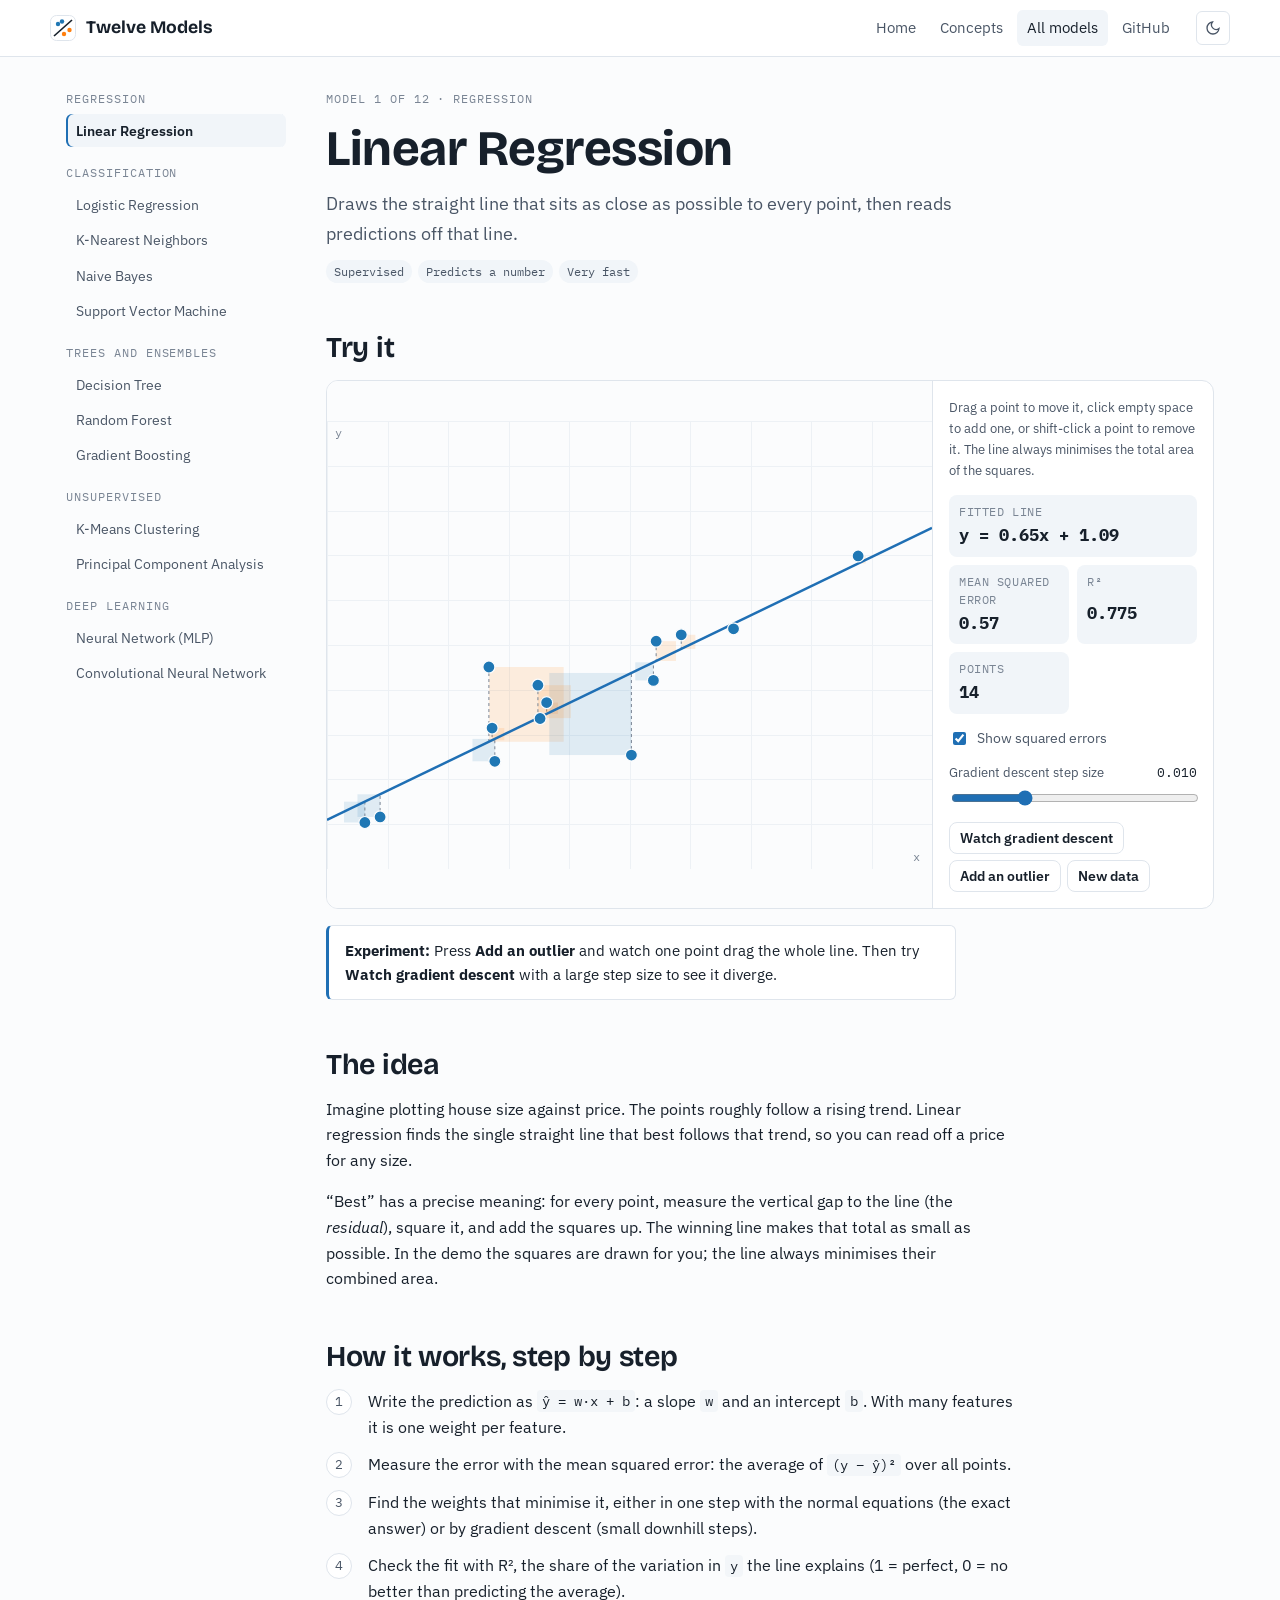
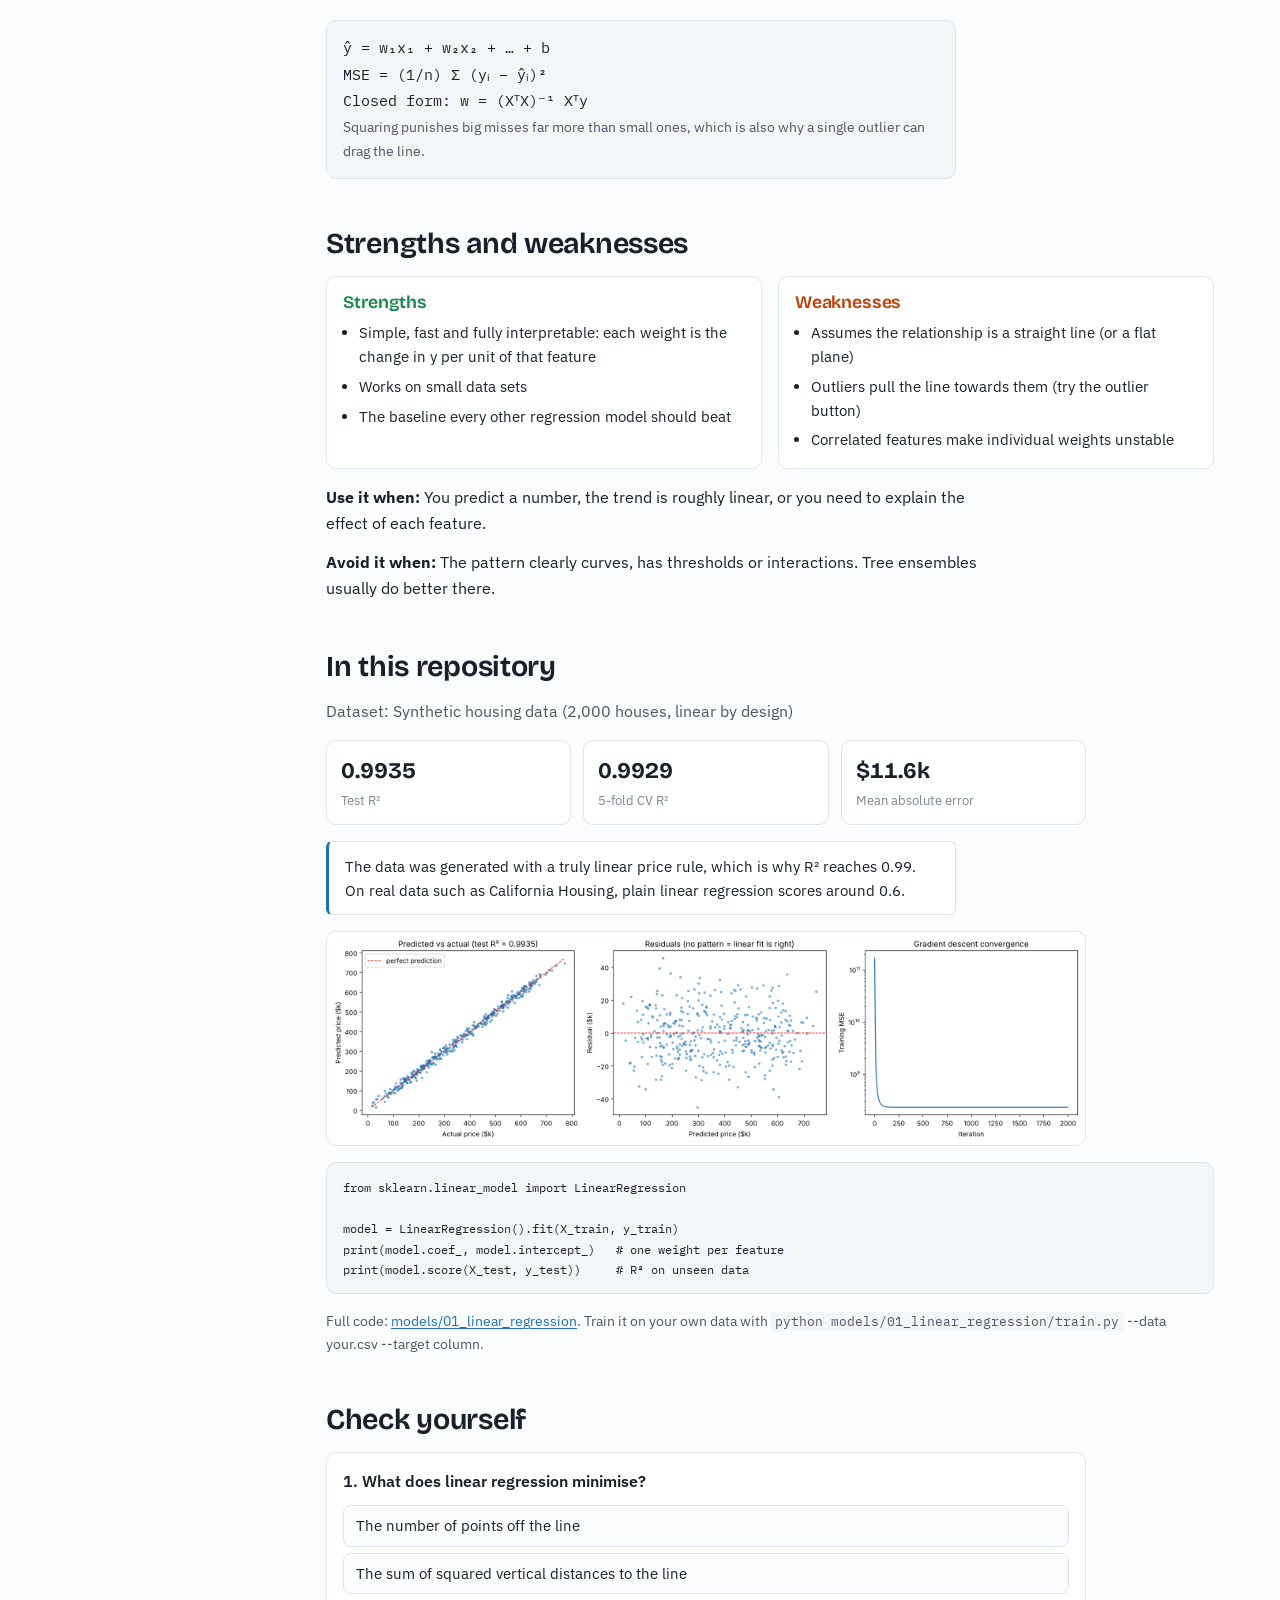
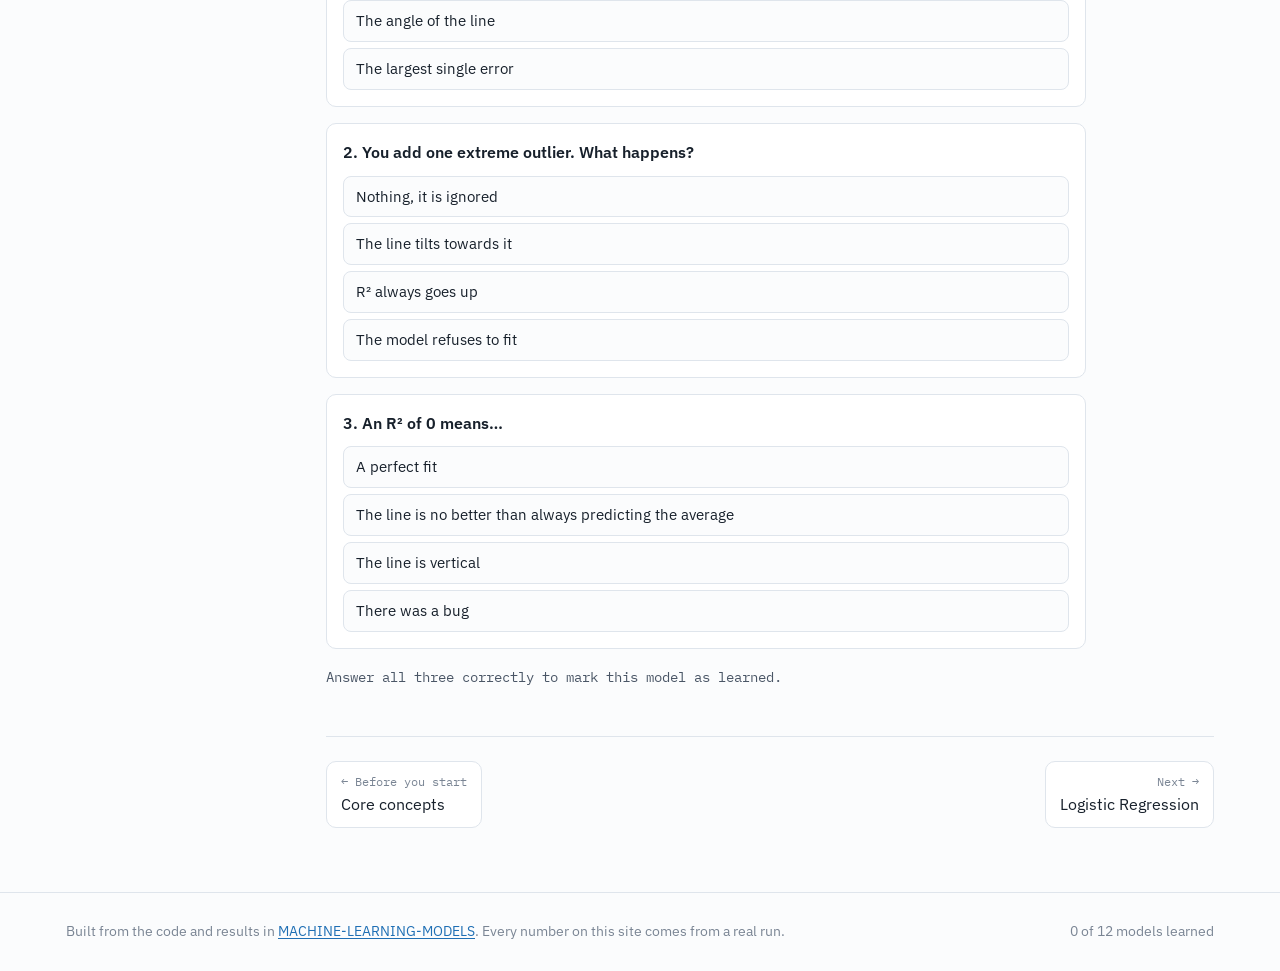
<file: docs/models/linear-regression.html>
<!doctype html>
<html lang="en">
<head>
<meta charset="utf-8">
<meta name="viewport" content="width=device-width, initial-scale=1, viewport-fit=cover">
<title>Linear Regression · Twelve Models</title>
<meta name="description" content="Draws the straight line that sits as close as possible to every point, then reads predictions off that line.">
<link rel="preconnect" href="https://fonts.googleapis.com">
<link rel="preconnect" href="https://fonts.gstatic.com" crossorigin>
<link rel="stylesheet" href="https://fonts.googleapis.com/css2?family=Bricolage+Grotesque:opsz,wght@12..96,600;12..96,700&family=IBM+Plex+Mono:wght@400;500&family=IBM+Plex+Sans:ital,wght@0,400;0,500;0,600;1,400&display=swap">
<link rel="stylesheet" href="../assets/style.css">
<script>try{var t=JSON.parse(localStorage.getItem("theme"));if(t)document.documentElement.setAttribute("data-theme",t)}catch(e){}</script>
</head>
<body>
<header class="topbar"><div class="topbar-inner">
  <a class="brand" href="../index.html"><svg class="brand-mark" viewBox="0 0 26 26" aria-hidden="true"><rect x="0.5" y="0.5" width="25" height="25" rx="6" fill="var(--panel)" stroke="var(--rule)"/><path d="M4 21 L22 5" stroke="var(--ink)" stroke-width="1.6"/><circle cx="8" cy="9" r="2.2" fill="var(--c0)"/><circle cx="12" cy="6.5" r="2.2" fill="var(--c0)"/><circle cx="14" cy="19" r="2.2" fill="var(--c1)"/><circle cx="19.5" cy="15" r="2.2" fill="var(--c1)"/></svg>Twelve Models</a>
  <nav class="topnav" aria-label="Main"><a href="../index.html">Home</a><a href="../concepts.html">Concepts</a><a href="../index.html#path" aria-current="page">All models</a><a href="https://github.com/Nihar16/MACHINE-LEARNING-MODELS">GitHub</a></nav>
  <button class="theme-btn" id="theme-btn" type="button" aria-label="Toggle theme"></button>
</div></header>
<div class="wrap"><div class="model-layout">
  <nav class="rail" aria-label="Models"><div class="eyebrow">Regression</div><a href="linear-regression.html" aria-current="page">Linear Regression<span class="tick" data-learned-slug="linear-regression" hidden aria-label="learned">✓</span></a><div class="eyebrow">Classification</div><a href="logistic-regression.html">Logistic Regression<span class="tick" data-learned-slug="logistic-regression" hidden aria-label="learned">✓</span></a><a href="knn.html">K-Nearest Neighbors<span class="tick" data-learned-slug="knn" hidden aria-label="learned">✓</span></a><a href="naive-bayes.html">Naive Bayes<span class="tick" data-learned-slug="naive-bayes" hidden aria-label="learned">✓</span></a><a href="svm.html">Support Vector Machine<span class="tick" data-learned-slug="svm" hidden aria-label="learned">✓</span></a><div class="eyebrow">Trees and ensembles</div><a href="decision-tree.html">Decision Tree<span class="tick" data-learned-slug="decision-tree" hidden aria-label="learned">✓</span></a><a href="random-forest.html">Random Forest<span class="tick" data-learned-slug="random-forest" hidden aria-label="learned">✓</span></a><a href="gradient-boosting.html">Gradient Boosting<span class="tick" data-learned-slug="gradient-boosting" hidden aria-label="learned">✓</span></a><div class="eyebrow">Unsupervised</div><a href="kmeans.html">K-Means Clustering<span class="tick" data-learned-slug="kmeans" hidden aria-label="learned">✓</span></a><a href="pca.html">Principal Component Analysis<span class="tick" data-learned-slug="pca" hidden aria-label="learned">✓</span></a><div class="eyebrow">Deep learning</div><a href="neural-network.html">Neural Network (MLP)<span class="tick" data-learned-slug="neural-network" hidden aria-label="learned">✓</span></a><a href="cnn.html">Convolutional Neural Network<span class="tick" data-learned-slug="cnn" hidden aria-label="learned">✓</span></a></nav>
  <main class="model-main">
    <select class="rail-select" id="rail-select" aria-label="Jump to a model"><option value="" disabled>Jump to a model</option><option value="linear-regression.html" selected>1. Linear Regression</option><option value="logistic-regression.html">2. Logistic Regression</option><option value="knn.html">3. K-Nearest Neighbors</option><option value="naive-bayes.html">4. Naive Bayes</option><option value="svm.html">5. Support Vector Machine</option><option value="decision-tree.html">6. Decision Tree</option><option value="random-forest.html">7. Random Forest</option><option value="gradient-boosting.html">8. Gradient Boosting</option><option value="kmeans.html">9. K-Means Clustering</option><option value="pca.html">10. Principal Component Analysis</option><option value="neural-network.html">11. Neural Network (MLP)</option><option value="cnn.html">12. Convolutional Neural Network</option></select>
    <header class="model-head">
      <span class="eyebrow">Model 1 of 12 · Regression</span>
      <h1>Linear Regression</h1>
      <p class="lede">Draws the straight line that sits as close as possible to every point, then reads predictions off that line.</p>
      <div class="tags"><span class="pill">Supervised</span><span class="pill">Predicts a number</span><span class="pill">Very fast</span></div>
    </header>
    <section class="block" aria-labelledby="try">
      <h2 id="try">Try it</h2>
      <div data-demo="linear-regression"></div>
      <p class="callout"><strong>Experiment:</strong> Press <strong>Add an outlier</strong> and watch one point drag the whole line. Then try <strong>Watch gradient descent</strong> with a large step size to see it diverge.</p>
    </section>
    <section class="block prose" aria-labelledby="idea">
      <h2 id="idea">The idea</h2>
      <p>Imagine plotting house size against price. The points roughly follow a rising trend. Linear regression finds the single straight line that best follows that trend, so you can read off a price for any size.</p><p>“Best” has a precise meaning: for every point, measure the vertical gap to the line (the <em>residual</em>), square it, and add the squares up. The winning line makes that total as small as possible. In the demo the squares are drawn for you; the line always minimises their combined area.</p>
    </section>
    <section class="block" aria-labelledby="how">
      <h2 id="how">How it works, step by step</h2>
      <ol class="steps"><li><span>Write the prediction as <code>ŷ = w·x + b</code>: a slope <code>w</code> and an intercept <code>b</code>. With many features it is one weight per feature.</span></li><li><span>Measure the error with the mean squared error: the average of <code>(y − ŷ)²</code> over all points.</span></li><li><span>Find the weights that minimise it, either in one step with the normal equations (the exact answer) or by gradient descent (small downhill steps).</span></li><li><span>Check the fit with R², the share of the variation in <code>y</code> the line explains (1 = perfect, 0 = no better than predicting the average).</span></li></ol>
      <div class="formula">ŷ = w₁x₁ + w₂x₂ + … + b<br>MSE = (1/n) Σ (yᵢ − ŷᵢ)²<br>Closed form: w = (XᵀX)⁻¹ Xᵀy<span class="note">Squaring punishes big misses far more than small ones, which is also why a single outlier can drag the line.</span></div>
    </section>
    <section class="block" aria-labelledby="when">
      <h2 id="when">Strengths and weaknesses</h2>
      <div class="procon">
        <div><h3 class="good-h">Strengths</h3><ul><li>Simple, fast and fully interpretable: each weight is the change in y per unit of that feature</li><li>Works on small data sets</li><li>The baseline every other regression model should beat</li></ul></div>
        <div><h3 class="bad-h">Weaknesses</h3><ul><li>Assumes the relationship is a straight line (or a flat plane)</li><li>Outliers pull the line towards them (try the outlier button)</li><li>Correlated features make individual weights unstable</li></ul></div>
      </div>
      <div class="prose"><p><strong>Use it when:</strong> You predict a number, the trend is roughly linear, or you need to explain the effect of each feature.</p><p><strong>Avoid it when:</strong> The pattern clearly curves, has thresholds or interactions. Tree ensembles usually do better there.</p></div>
    </section>
    <section class="block" aria-labelledby="repo">
      <h2 id="repo">In this repository</h2>
      <p class="muted">Dataset: Synthetic housing data (2,000 houses, linear by design)</p>
      <div class="result-grid"><div><strong>0.9935</strong><span>Test R²</span></div><div><strong>0.9929</strong><span>5-fold CV R²</span></div><div><strong>$11.6k</strong><span>Mean absolute error</span></div></div>
      <p class="callout">The data was generated with a truly linear price rule, which is why R² reaches 0.99. On real data such as California Housing, plain linear regression scores around 0.6.</p>
      <figure style="margin:0;max-width:760px"><img src="../assets/results/linear-regression.png" alt="Result plot for Linear Regression from the repository" loading="lazy" style="border:1px solid var(--rule);border-radius:10px;background:#fff"></figure>
      <pre><code>from sklearn.linear_model import LinearRegression

model = LinearRegression().fit(X_train, y_train)
print(model.coef_, model.intercept_)   # one weight per feature
print(model.score(X_test, y_test))     # R² on unseen data</code></pre>
      <p class="small muted">Full code: <a href="https://github.com/Nihar16/MACHINE-LEARNING-MODELS/tree/main/models/01_linear_regression">models/01_linear_regression</a>. Train it on your own data with
      <code>python models/01_linear_regression/train.py</code> --data your.csv --target column.</p>
    </section>
    <section class="block" aria-labelledby="quiz-h">
      <h2 id="quiz-h">Check yourself</h2>
      <div class="quiz" data-slug="linear-regression"><div class="q" data-answer="1"><div class="q-title">1. What does linear regression minimise?</div><div class="q-opts"><button type="button">The number of points off the line</button><button type="button">The sum of squared vertical distances to the line</button><button type="button">The angle of the line</button><button type="button">The largest single error</button></div><p class="q-explain" hidden>It minimises the (mean) squared residuals, which is why the demo draws squares.</p></div><div class="q" data-answer="1"><div class="q-title">2. You add one extreme outlier. What happens?</div><div class="q-opts"><button type="button">Nothing, it is ignored</button><button type="button">The line tilts towards it</button><button type="button">R² always goes up</button><button type="button">The model refuses to fit</button></div><p class="q-explain" hidden>Squared errors make a far-away point very costly, so the line moves to reduce it.</p></div><div class="q" data-answer="1"><div class="q-title">3. An R² of 0 means…</div><div class="q-opts"><button type="button">A perfect fit</button><button type="button">The line is no better than always predicting the average</button><button type="button">The line is vertical</button><button type="button">There was a bug</button></div><p class="q-explain" hidden>R² compares your errors with those of the constant average prediction.</p></div><p class="quiz-score muted">Answer all three correctly to mark this model as learned.</p></div>
    </section>
    <nav class="pager" aria-label="Previous and next model"><a href="../concepts.html"><span>← Before you start</span>Core concepts</a><a class="next" href="logistic-regression.html"><span>Next →</span>Logistic Regression</a></nav>
  </main>
</div></div>
<footer class="site"><div class="wrap">
  <span>Built from the code and results in <a href="https://github.com/Nihar16/MACHINE-LEARNING-MODELS">MACHINE-LEARNING-MODELS</a>. Every number on this site comes from a real run.</span>
  <span><span id="progress-count">0</span> of 12 models learned</span>
</div></footer>
<script src="../assets/site.js"></script>
<script src="../assets/plot.js"></script>
<script src="../assets/demos.js"></script>
<script src="../assets/cnn.js"></script>
</body>
</html>
</file>
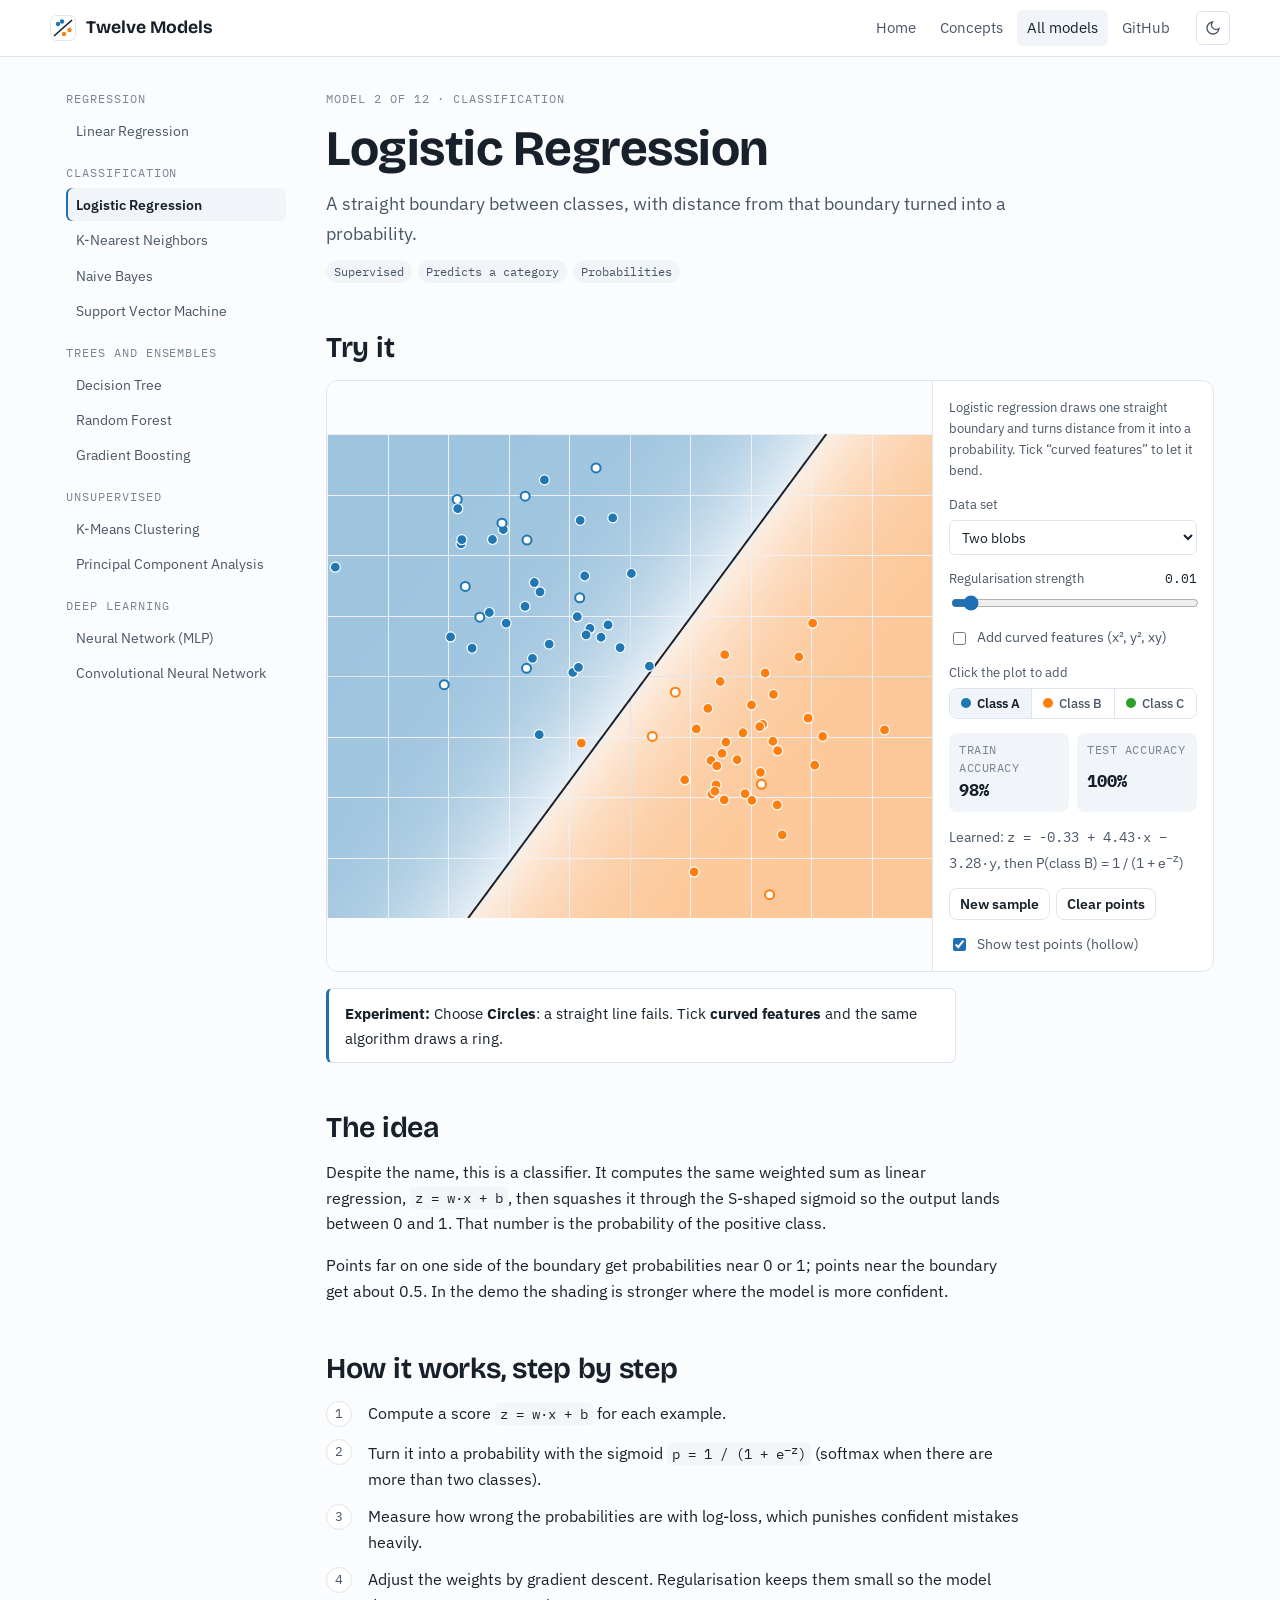
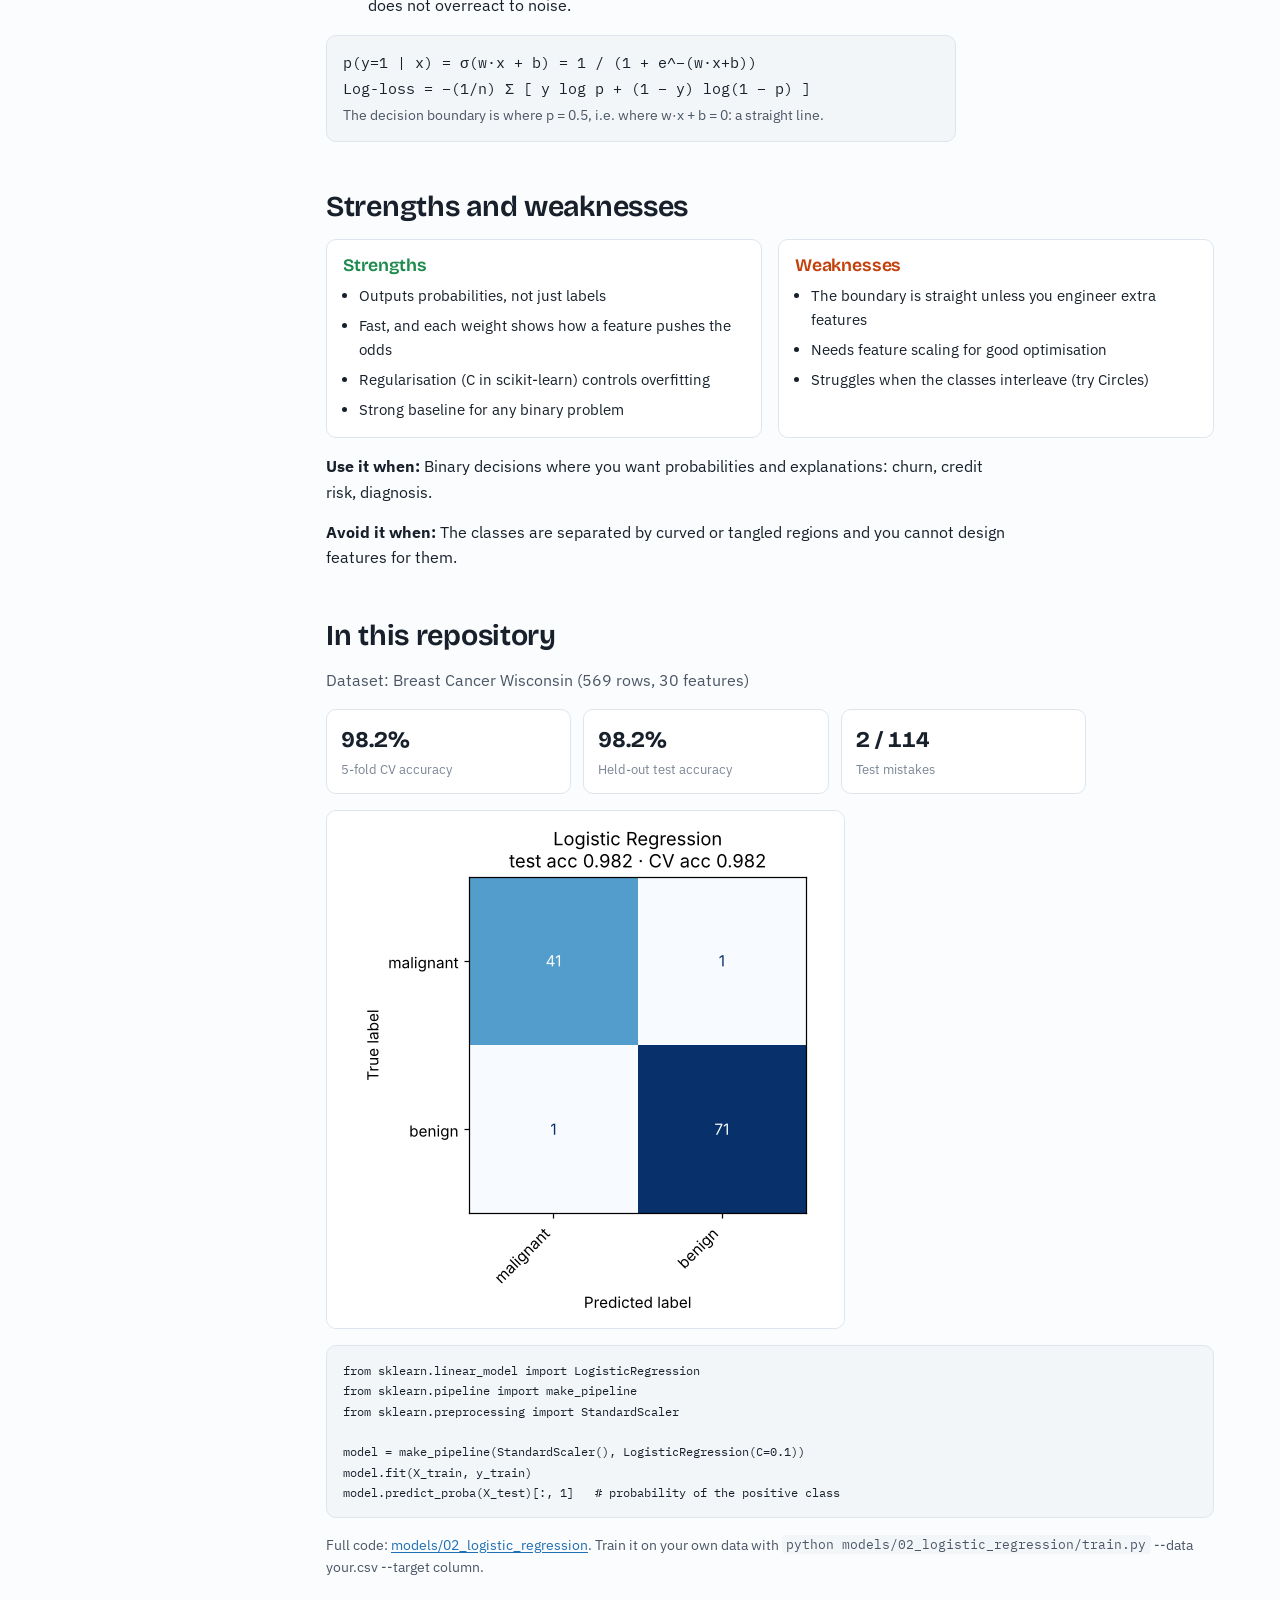
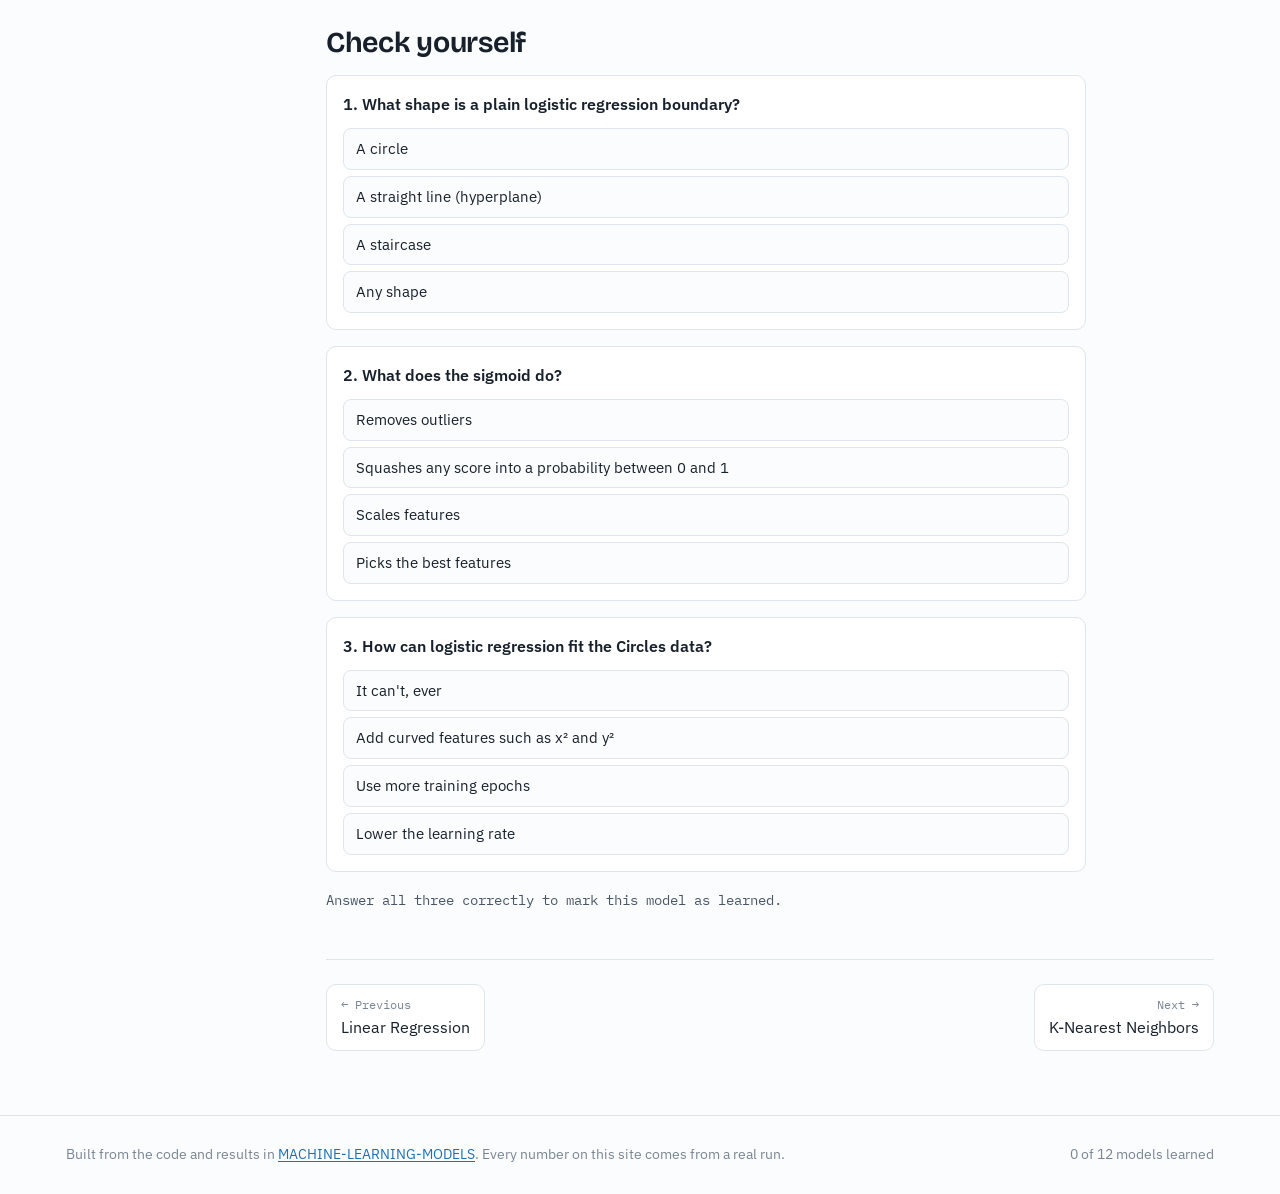
<file: docs/models/logistic-regression.html>
<!doctype html>
<html lang="en">
<head>
<meta charset="utf-8">
<meta name="viewport" content="width=device-width, initial-scale=1, viewport-fit=cover">
<title>Logistic Regression · Twelve Models</title>
<meta name="description" content="A straight boundary between classes, with distance from that boundary turned into a probability.">
<link rel="preconnect" href="https://fonts.googleapis.com">
<link rel="preconnect" href="https://fonts.gstatic.com" crossorigin>
<link rel="stylesheet" href="https://fonts.googleapis.com/css2?family=Bricolage+Grotesque:opsz,wght@12..96,600;12..96,700&family=IBM+Plex+Mono:wght@400;500&family=IBM+Plex+Sans:ital,wght@0,400;0,500;0,600;1,400&display=swap">
<link rel="stylesheet" href="../assets/style.css">
<script>try{var t=JSON.parse(localStorage.getItem("theme"));if(t)document.documentElement.setAttribute("data-theme",t)}catch(e){}</script>
</head>
<body>
<header class="topbar"><div class="topbar-inner">
  <a class="brand" href="../index.html"><svg class="brand-mark" viewBox="0 0 26 26" aria-hidden="true"><rect x="0.5" y="0.5" width="25" height="25" rx="6" fill="var(--panel)" stroke="var(--rule)"/><path d="M4 21 L22 5" stroke="var(--ink)" stroke-width="1.6"/><circle cx="8" cy="9" r="2.2" fill="var(--c0)"/><circle cx="12" cy="6.5" r="2.2" fill="var(--c0)"/><circle cx="14" cy="19" r="2.2" fill="var(--c1)"/><circle cx="19.5" cy="15" r="2.2" fill="var(--c1)"/></svg>Twelve Models</a>
  <nav class="topnav" aria-label="Main"><a href="../index.html">Home</a><a href="../concepts.html">Concepts</a><a href="../index.html#path" aria-current="page">All models</a><a href="https://github.com/Nihar16/MACHINE-LEARNING-MODELS">GitHub</a></nav>
  <button class="theme-btn" id="theme-btn" type="button" aria-label="Toggle theme"></button>
</div></header>
<div class="wrap"><div class="model-layout">
  <nav class="rail" aria-label="Models"><div class="eyebrow">Regression</div><a href="linear-regression.html">Linear Regression<span class="tick" data-learned-slug="linear-regression" hidden aria-label="learned">✓</span></a><div class="eyebrow">Classification</div><a href="logistic-regression.html" aria-current="page">Logistic Regression<span class="tick" data-learned-slug="logistic-regression" hidden aria-label="learned">✓</span></a><a href="knn.html">K-Nearest Neighbors<span class="tick" data-learned-slug="knn" hidden aria-label="learned">✓</span></a><a href="naive-bayes.html">Naive Bayes<span class="tick" data-learned-slug="naive-bayes" hidden aria-label="learned">✓</span></a><a href="svm.html">Support Vector Machine<span class="tick" data-learned-slug="svm" hidden aria-label="learned">✓</span></a><div class="eyebrow">Trees and ensembles</div><a href="decision-tree.html">Decision Tree<span class="tick" data-learned-slug="decision-tree" hidden aria-label="learned">✓</span></a><a href="random-forest.html">Random Forest<span class="tick" data-learned-slug="random-forest" hidden aria-label="learned">✓</span></a><a href="gradient-boosting.html">Gradient Boosting<span class="tick" data-learned-slug="gradient-boosting" hidden aria-label="learned">✓</span></a><div class="eyebrow">Unsupervised</div><a href="kmeans.html">K-Means Clustering<span class="tick" data-learned-slug="kmeans" hidden aria-label="learned">✓</span></a><a href="pca.html">Principal Component Analysis<span class="tick" data-learned-slug="pca" hidden aria-label="learned">✓</span></a><div class="eyebrow">Deep learning</div><a href="neural-network.html">Neural Network (MLP)<span class="tick" data-learned-slug="neural-network" hidden aria-label="learned">✓</span></a><a href="cnn.html">Convolutional Neural Network<span class="tick" data-learned-slug="cnn" hidden aria-label="learned">✓</span></a></nav>
  <main class="model-main">
    <select class="rail-select" id="rail-select" aria-label="Jump to a model"><option value="" disabled>Jump to a model</option><option value="linear-regression.html">1. Linear Regression</option><option value="logistic-regression.html" selected>2. Logistic Regression</option><option value="knn.html">3. K-Nearest Neighbors</option><option value="naive-bayes.html">4. Naive Bayes</option><option value="svm.html">5. Support Vector Machine</option><option value="decision-tree.html">6. Decision Tree</option><option value="random-forest.html">7. Random Forest</option><option value="gradient-boosting.html">8. Gradient Boosting</option><option value="kmeans.html">9. K-Means Clustering</option><option value="pca.html">10. Principal Component Analysis</option><option value="neural-network.html">11. Neural Network (MLP)</option><option value="cnn.html">12. Convolutional Neural Network</option></select>
    <header class="model-head">
      <span class="eyebrow">Model 2 of 12 · Classification</span>
      <h1>Logistic Regression</h1>
      <p class="lede">A straight boundary between classes, with distance from that boundary turned into a probability.</p>
      <div class="tags"><span class="pill">Supervised</span><span class="pill">Predicts a category</span><span class="pill">Probabilities</span></div>
    </header>
    <section class="block" aria-labelledby="try">
      <h2 id="try">Try it</h2>
      <div data-demo="logistic-regression"></div>
      <p class="callout"><strong>Experiment:</strong> Choose <strong>Circles</strong>: a straight line fails. Tick <strong>curved features</strong> and the same algorithm draws a ring.</p>
    </section>
    <section class="block prose" aria-labelledby="idea">
      <h2 id="idea">The idea</h2>
      <p>Despite the name, this is a classifier. It computes the same weighted sum as linear regression, <code>z = w·x + b</code>, then squashes it through the S-shaped sigmoid so the output lands between 0 and 1. That number is the probability of the positive class.</p><p>Points far on one side of the boundary get probabilities near 0 or 1; points near the boundary get about 0.5. In the demo the shading is stronger where the model is more confident.</p>
    </section>
    <section class="block" aria-labelledby="how">
      <h2 id="how">How it works, step by step</h2>
      <ol class="steps"><li><span>Compute a score <code>z = w·x + b</code> for each example.</span></li><li><span>Turn it into a probability with the sigmoid <code>p = 1 / (1 + e<sup>−z</sup>)</code> (softmax when there are more than two classes).</span></li><li><span>Measure how wrong the probabilities are with log-loss, which punishes confident mistakes heavily.</span></li><li><span>Adjust the weights by gradient descent. Regularisation keeps them small so the model does not overreact to noise.</span></li></ol>
      <div class="formula">p(y=1 | x) = σ(w·x + b) = 1 / (1 + e^−(w·x+b))<br>Log-loss = −(1/n) Σ [ y log p + (1 − y) log(1 − p) ]<span class="note">The decision boundary is where p = 0.5, i.e. where w·x + b = 0: a straight line.</span></div>
    </section>
    <section class="block" aria-labelledby="when">
      <h2 id="when">Strengths and weaknesses</h2>
      <div class="procon">
        <div><h3 class="good-h">Strengths</h3><ul><li>Outputs probabilities, not just labels</li><li>Fast, and each weight shows how a feature pushes the odds</li><li>Regularisation (C in scikit-learn) controls overfitting</li><li>Strong baseline for any binary problem</li></ul></div>
        <div><h3 class="bad-h">Weaknesses</h3><ul><li>The boundary is straight unless you engineer extra features</li><li>Needs feature scaling for good optimisation</li><li>Struggles when the classes interleave (try Circles)</li></ul></div>
      </div>
      <div class="prose"><p><strong>Use it when:</strong> Binary decisions where you want probabilities and explanations: churn, credit risk, diagnosis.</p><p><strong>Avoid it when:</strong> The classes are separated by curved or tangled regions and you cannot design features for them.</p></div>
    </section>
    <section class="block" aria-labelledby="repo">
      <h2 id="repo">In this repository</h2>
      <p class="muted">Dataset: Breast Cancer Wisconsin (569 rows, 30 features)</p>
      <div class="result-grid"><div><strong>98.2%</strong><span>5-fold CV accuracy</span></div><div><strong>98.2%</strong><span>Held-out test accuracy</span></div><div><strong>2 / 114</strong><span>Test mistakes</span></div></div>
      
      <figure style="margin:0;max-width:760px"><img src="../assets/results/logistic-regression.png" alt="Result plot for Logistic Regression from the repository" loading="lazy" style="border:1px solid var(--rule);border-radius:10px;background:#fff"></figure>
      <pre><code>from sklearn.linear_model import LogisticRegression
from sklearn.pipeline import make_pipeline
from sklearn.preprocessing import StandardScaler

model = make_pipeline(StandardScaler(), LogisticRegression(C=0.1))
model.fit(X_train, y_train)
model.predict_proba(X_test)[:, 1]   # probability of the positive class</code></pre>
      <p class="small muted">Full code: <a href="https://github.com/Nihar16/MACHINE-LEARNING-MODELS/tree/main/models/02_logistic_regression">models/02_logistic_regression</a>. Train it on your own data with
      <code>python models/02_logistic_regression/train.py</code> --data your.csv --target column.</p>
    </section>
    <section class="block" aria-labelledby="quiz-h">
      <h2 id="quiz-h">Check yourself</h2>
      <div class="quiz" data-slug="logistic-regression"><div class="q" data-answer="1"><div class="q-title">1. What shape is a plain logistic regression boundary?</div><div class="q-opts"><button type="button">A circle</button><button type="button">A straight line (hyperplane)</button><button type="button">A staircase</button><button type="button">Any shape</button></div><p class="q-explain" hidden>The boundary is where w·x + b = 0, which is linear in the features.</p></div><div class="q" data-answer="1"><div class="q-title">2. What does the sigmoid do?</div><div class="q-opts"><button type="button">Removes outliers</button><button type="button">Squashes any score into a probability between 0 and 1</button><button type="button">Scales features</button><button type="button">Picks the best features</button></div><p class="q-explain" hidden>σ(z) maps (−∞, ∞) to (0, 1).</p></div><div class="q" data-answer="1"><div class="q-title">3. How can logistic regression fit the Circles data?</div><div class="q-opts"><button type="button">It can&#x27;t, ever</button><button type="button">Add curved features such as x² and y²</button><button type="button">Use more training epochs</button><button type="button">Lower the learning rate</button></div><p class="q-explain" hidden>With x² + y² as features, a circle becomes a straight line in the new feature space.</p></div><p class="quiz-score muted">Answer all three correctly to mark this model as learned.</p></div>
    </section>
    <nav class="pager" aria-label="Previous and next model"><a href="linear-regression.html"><span>← Previous</span>Linear Regression</a><a class="next" href="knn.html"><span>Next →</span>K-Nearest Neighbors</a></nav>
  </main>
</div></div>
<footer class="site"><div class="wrap">
  <span>Built from the code and results in <a href="https://github.com/Nihar16/MACHINE-LEARNING-MODELS">MACHINE-LEARNING-MODELS</a>. Every number on this site comes from a real run.</span>
  <span><span id="progress-count">0</span> of 12 models learned</span>
</div></footer>
<script src="../assets/site.js"></script>
<script src="../assets/plot.js"></script>
<script src="../assets/demos.js"></script>
<script src="../assets/cnn.js"></script>
</body>
</html>
</file>
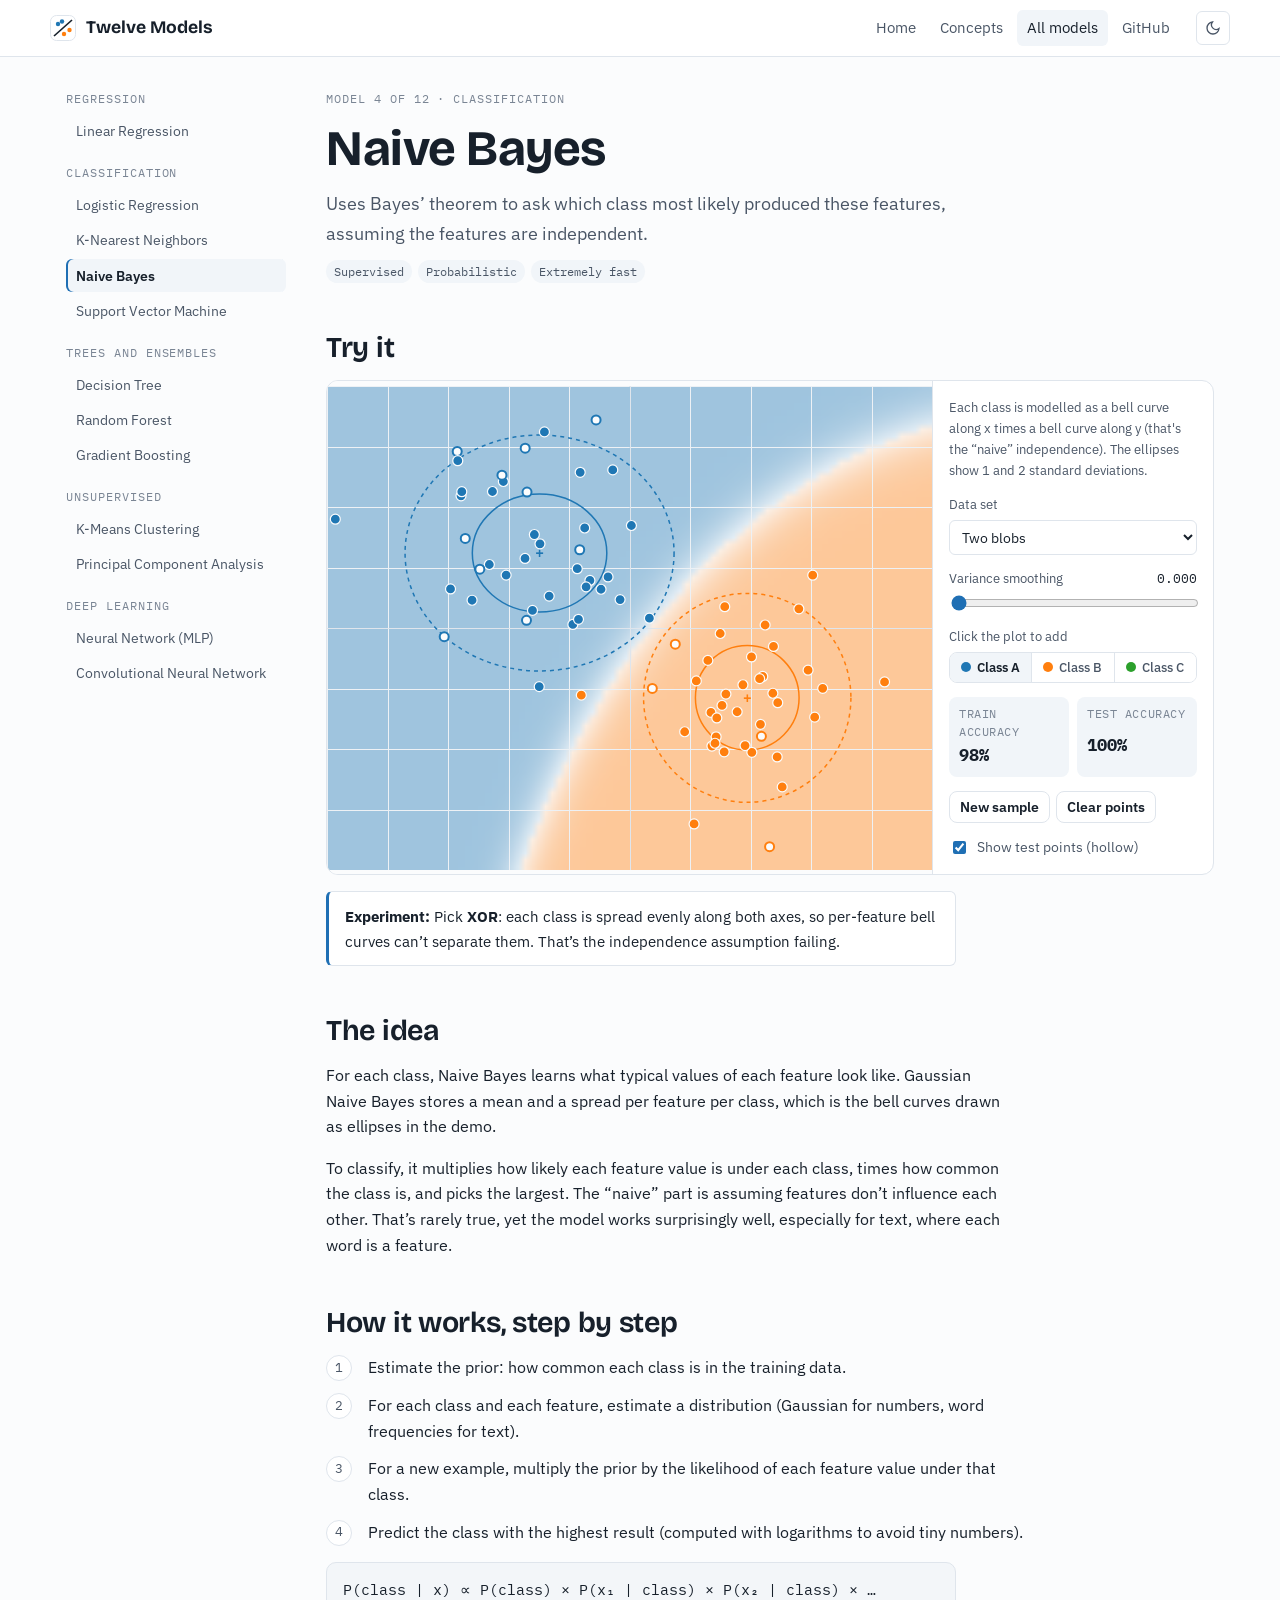
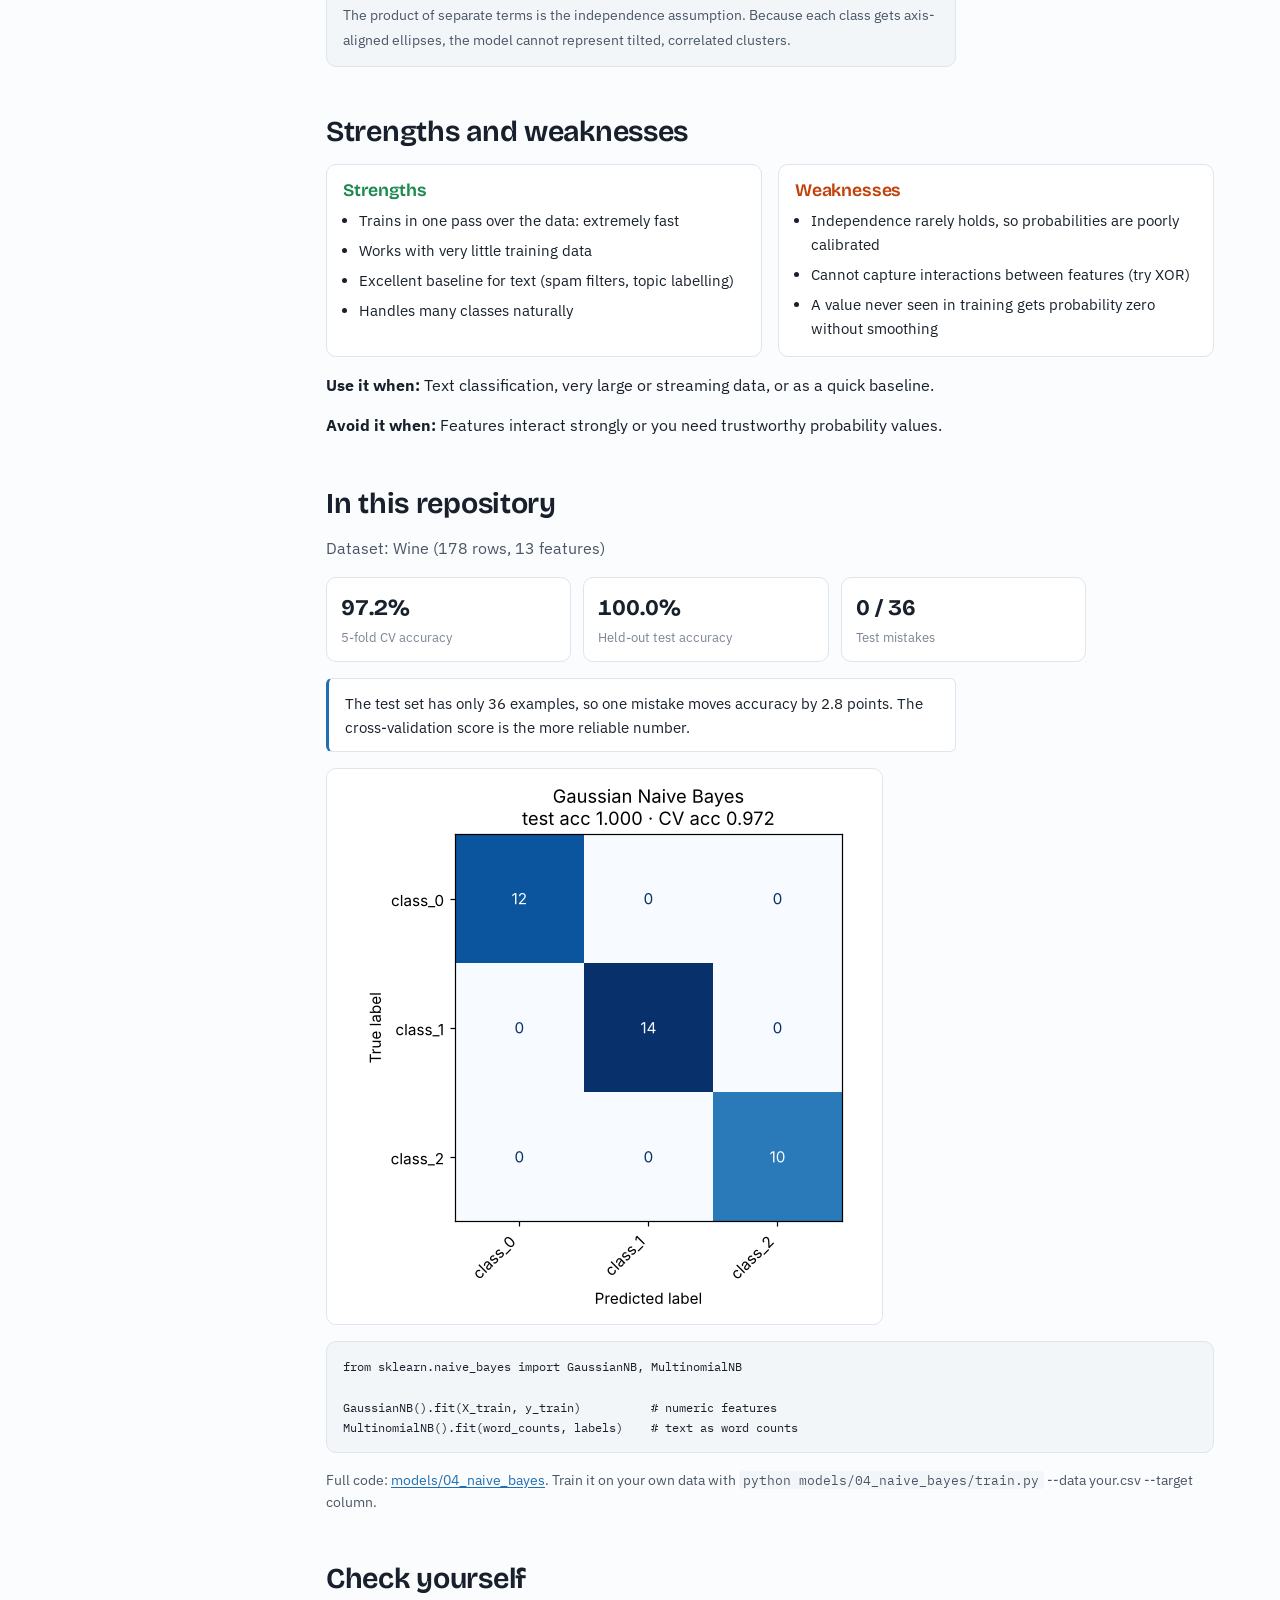
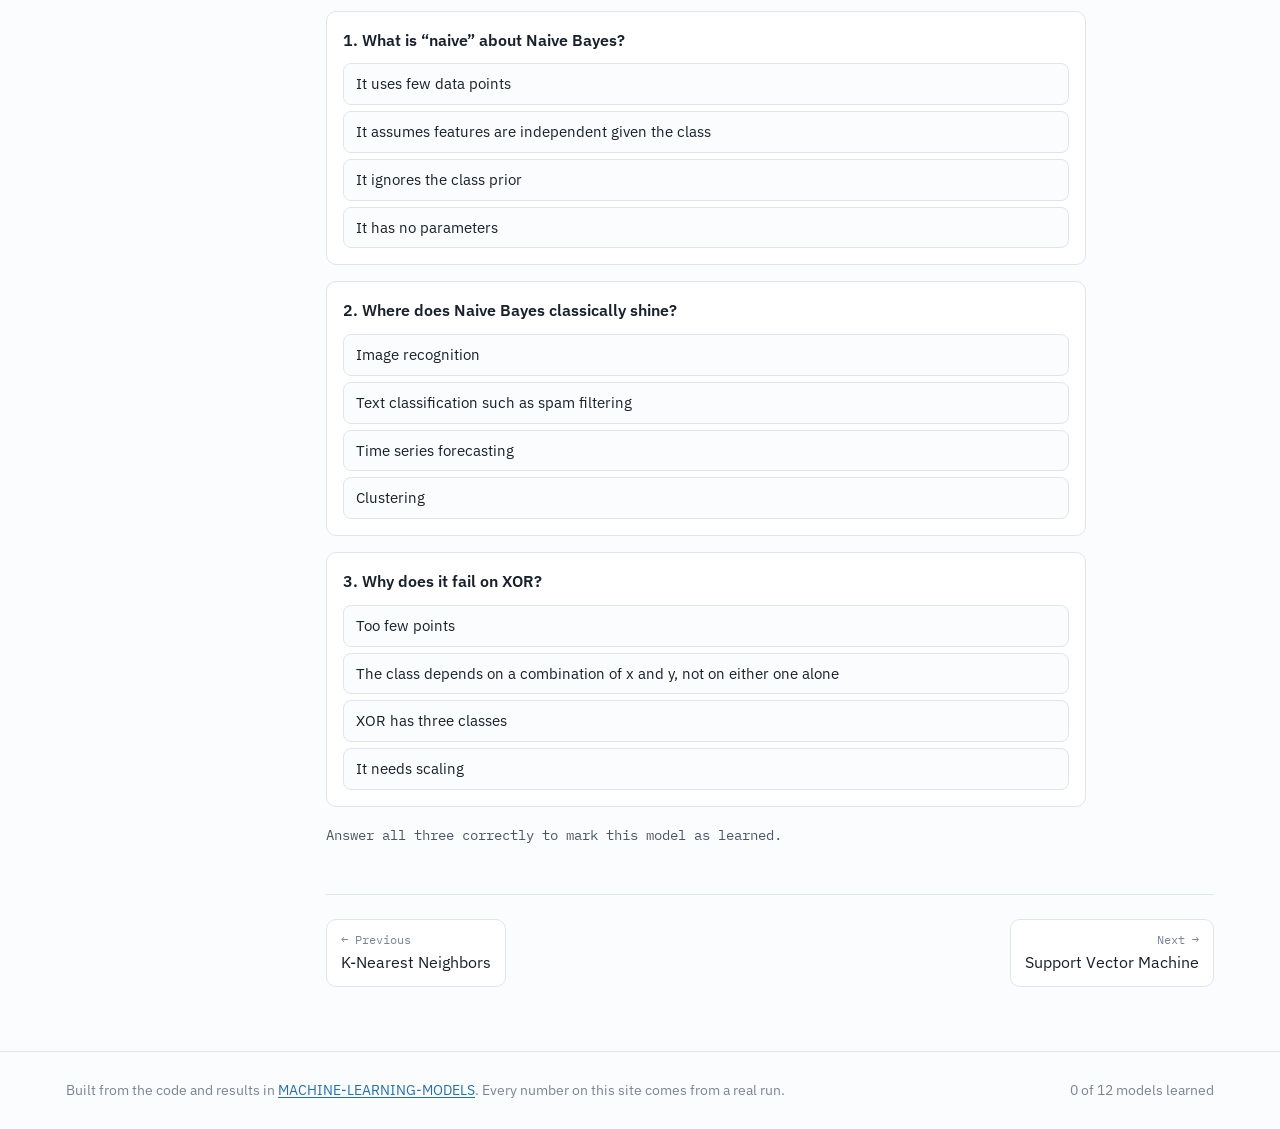
<file: docs/models/naive-bayes.html>
<!doctype html>
<html lang="en">
<head>
<meta charset="utf-8">
<meta name="viewport" content="width=device-width, initial-scale=1, viewport-fit=cover">
<title>Naive Bayes · Twelve Models</title>
<meta name="description" content="Uses Bayes’ theorem to ask which class most likely produced these features, assuming the features are independent.">
<link rel="preconnect" href="https://fonts.googleapis.com">
<link rel="preconnect" href="https://fonts.gstatic.com" crossorigin>
<link rel="stylesheet" href="https://fonts.googleapis.com/css2?family=Bricolage+Grotesque:opsz,wght@12..96,600;12..96,700&family=IBM+Plex+Mono:wght@400;500&family=IBM+Plex+Sans:ital,wght@0,400;0,500;0,600;1,400&display=swap">
<link rel="stylesheet" href="../assets/style.css">
<script>try{var t=JSON.parse(localStorage.getItem("theme"));if(t)document.documentElement.setAttribute("data-theme",t)}catch(e){}</script>
</head>
<body>
<header class="topbar"><div class="topbar-inner">
  <a class="brand" href="../index.html"><svg class="brand-mark" viewBox="0 0 26 26" aria-hidden="true"><rect x="0.5" y="0.5" width="25" height="25" rx="6" fill="var(--panel)" stroke="var(--rule)"/><path d="M4 21 L22 5" stroke="var(--ink)" stroke-width="1.6"/><circle cx="8" cy="9" r="2.2" fill="var(--c0)"/><circle cx="12" cy="6.5" r="2.2" fill="var(--c0)"/><circle cx="14" cy="19" r="2.2" fill="var(--c1)"/><circle cx="19.5" cy="15" r="2.2" fill="var(--c1)"/></svg>Twelve Models</a>
  <nav class="topnav" aria-label="Main"><a href="../index.html">Home</a><a href="../concepts.html">Concepts</a><a href="../index.html#path" aria-current="page">All models</a><a href="https://github.com/Nihar16/MACHINE-LEARNING-MODELS">GitHub</a></nav>
  <button class="theme-btn" id="theme-btn" type="button" aria-label="Toggle theme"></button>
</div></header>
<div class="wrap"><div class="model-layout">
  <nav class="rail" aria-label="Models"><div class="eyebrow">Regression</div><a href="linear-regression.html">Linear Regression<span class="tick" data-learned-slug="linear-regression" hidden aria-label="learned">✓</span></a><div class="eyebrow">Classification</div><a href="logistic-regression.html">Logistic Regression<span class="tick" data-learned-slug="logistic-regression" hidden aria-label="learned">✓</span></a><a href="knn.html">K-Nearest Neighbors<span class="tick" data-learned-slug="knn" hidden aria-label="learned">✓</span></a><a href="naive-bayes.html" aria-current="page">Naive Bayes<span class="tick" data-learned-slug="naive-bayes" hidden aria-label="learned">✓</span></a><a href="svm.html">Support Vector Machine<span class="tick" data-learned-slug="svm" hidden aria-label="learned">✓</span></a><div class="eyebrow">Trees and ensembles</div><a href="decision-tree.html">Decision Tree<span class="tick" data-learned-slug="decision-tree" hidden aria-label="learned">✓</span></a><a href="random-forest.html">Random Forest<span class="tick" data-learned-slug="random-forest" hidden aria-label="learned">✓</span></a><a href="gradient-boosting.html">Gradient Boosting<span class="tick" data-learned-slug="gradient-boosting" hidden aria-label="learned">✓</span></a><div class="eyebrow">Unsupervised</div><a href="kmeans.html">K-Means Clustering<span class="tick" data-learned-slug="kmeans" hidden aria-label="learned">✓</span></a><a href="pca.html">Principal Component Analysis<span class="tick" data-learned-slug="pca" hidden aria-label="learned">✓</span></a><div class="eyebrow">Deep learning</div><a href="neural-network.html">Neural Network (MLP)<span class="tick" data-learned-slug="neural-network" hidden aria-label="learned">✓</span></a><a href="cnn.html">Convolutional Neural Network<span class="tick" data-learned-slug="cnn" hidden aria-label="learned">✓</span></a></nav>
  <main class="model-main">
    <select class="rail-select" id="rail-select" aria-label="Jump to a model"><option value="" disabled>Jump to a model</option><option value="linear-regression.html">1. Linear Regression</option><option value="logistic-regression.html">2. Logistic Regression</option><option value="knn.html">3. K-Nearest Neighbors</option><option value="naive-bayes.html" selected>4. Naive Bayes</option><option value="svm.html">5. Support Vector Machine</option><option value="decision-tree.html">6. Decision Tree</option><option value="random-forest.html">7. Random Forest</option><option value="gradient-boosting.html">8. Gradient Boosting</option><option value="kmeans.html">9. K-Means Clustering</option><option value="pca.html">10. Principal Component Analysis</option><option value="neural-network.html">11. Neural Network (MLP)</option><option value="cnn.html">12. Convolutional Neural Network</option></select>
    <header class="model-head">
      <span class="eyebrow">Model 4 of 12 · Classification</span>
      <h1>Naive Bayes</h1>
      <p class="lede">Uses Bayes’ theorem to ask which class most likely produced these features, assuming the features are independent.</p>
      <div class="tags"><span class="pill">Supervised</span><span class="pill">Probabilistic</span><span class="pill">Extremely fast</span></div>
    </header>
    <section class="block" aria-labelledby="try">
      <h2 id="try">Try it</h2>
      <div data-demo="naive-bayes"></div>
      <p class="callout"><strong>Experiment:</strong> Pick <strong>XOR</strong>: each class is spread evenly along both axes, so per-feature bell curves can’t separate them. That’s the independence assumption failing.</p>
    </section>
    <section class="block prose" aria-labelledby="idea">
      <h2 id="idea">The idea</h2>
      <p>For each class, Naive Bayes learns what typical values of each feature look like. Gaussian Naive Bayes stores a mean and a spread per feature per class, which is the bell curves drawn as ellipses in the demo.</p><p>To classify, it multiplies how likely each feature value is under each class, times how common the class is, and picks the largest. The “naive” part is assuming features don’t influence each other. That’s rarely true, yet the model works surprisingly well, especially for text, where each word is a feature.</p>
    </section>
    <section class="block" aria-labelledby="how">
      <h2 id="how">How it works, step by step</h2>
      <ol class="steps"><li><span>Estimate the prior: how common each class is in the training data.</span></li><li><span>For each class and each feature, estimate a distribution (Gaussian for numbers, word frequencies for text).</span></li><li><span>For a new example, multiply the prior by the likelihood of each feature value under that class.</span></li><li><span>Predict the class with the highest result (computed with logarithms to avoid tiny numbers).</span></li></ol>
      <div class="formula">P(class | x) ∝ P(class) × P(x₁ | class) × P(x₂ | class) × …<span class="note">The product of separate terms is the independence assumption. Because each class gets axis-aligned ellipses, the model cannot represent tilted, correlated clusters.</span></div>
    </section>
    <section class="block" aria-labelledby="when">
      <h2 id="when">Strengths and weaknesses</h2>
      <div class="procon">
        <div><h3 class="good-h">Strengths</h3><ul><li>Trains in one pass over the data: extremely fast</li><li>Works with very little training data</li><li>Excellent baseline for text (spam filters, topic labelling)</li><li>Handles many classes naturally</li></ul></div>
        <div><h3 class="bad-h">Weaknesses</h3><ul><li>Independence rarely holds, so probabilities are poorly calibrated</li><li>Cannot capture interactions between features (try XOR)</li><li>A value never seen in training gets probability zero without smoothing</li></ul></div>
      </div>
      <div class="prose"><p><strong>Use it when:</strong> Text classification, very large or streaming data, or as a quick baseline.</p><p><strong>Avoid it when:</strong> Features interact strongly or you need trustworthy probability values.</p></div>
    </section>
    <section class="block" aria-labelledby="repo">
      <h2 id="repo">In this repository</h2>
      <p class="muted">Dataset: Wine (178 rows, 13 features)</p>
      <div class="result-grid"><div><strong>97.2%</strong><span>5-fold CV accuracy</span></div><div><strong>100.0%</strong><span>Held-out test accuracy</span></div><div><strong>0 / 36</strong><span>Test mistakes</span></div></div>
      <p class="callout">The test set has only 36 examples, so one mistake moves accuracy by 2.8 points. The cross-validation score is the more reliable number.</p>
      <figure style="margin:0;max-width:760px"><img src="../assets/results/naive-bayes.png" alt="Result plot for Naive Bayes from the repository" loading="lazy" style="border:1px solid var(--rule);border-radius:10px;background:#fff"></figure>
      <pre><code>from sklearn.naive_bayes import GaussianNB, MultinomialNB

GaussianNB().fit(X_train, y_train)          # numeric features
MultinomialNB().fit(word_counts, labels)    # text as word counts</code></pre>
      <p class="small muted">Full code: <a href="https://github.com/Nihar16/MACHINE-LEARNING-MODELS/tree/main/models/04_naive_bayes">models/04_naive_bayes</a>. Train it on your own data with
      <code>python models/04_naive_bayes/train.py</code> --data your.csv --target column.</p>
    </section>
    <section class="block" aria-labelledby="quiz-h">
      <h2 id="quiz-h">Check yourself</h2>
      <div class="quiz" data-slug="naive-bayes"><div class="q" data-answer="1"><div class="q-title">1. What is “naive” about Naive Bayes?</div><div class="q-opts"><button type="button">It uses few data points</button><button type="button">It assumes features are independent given the class</button><button type="button">It ignores the class prior</button><button type="button">It has no parameters</button></div><p class="q-explain" hidden>That assumption lets it multiply per-feature probabilities.</p></div><div class="q" data-answer="1"><div class="q-title">2. Where does Naive Bayes classically shine?</div><div class="q-opts"><button type="button">Image recognition</button><button type="button">Text classification such as spam filtering</button><button type="button">Time series forecasting</button><button type="button">Clustering</button></div><p class="q-explain" hidden>Word counts suit it well, and it trains in a single pass.</p></div><div class="q" data-answer="1"><div class="q-title">3. Why does it fail on XOR?</div><div class="q-opts"><button type="button">Too few points</button><button type="button">The class depends on a combination of x and y, not on either one alone</button><button type="button">XOR has three classes</button><button type="button">It needs scaling</button></div><p class="q-explain" hidden>Looked at one feature at a time, both XOR classes look identical.</p></div><p class="quiz-score muted">Answer all three correctly to mark this model as learned.</p></div>
    </section>
    <nav class="pager" aria-label="Previous and next model"><a href="knn.html"><span>← Previous</span>K-Nearest Neighbors</a><a class="next" href="svm.html"><span>Next →</span>Support Vector Machine</a></nav>
  </main>
</div></div>
<footer class="site"><div class="wrap">
  <span>Built from the code and results in <a href="https://github.com/Nihar16/MACHINE-LEARNING-MODELS">MACHINE-LEARNING-MODELS</a>. Every number on this site comes from a real run.</span>
  <span><span id="progress-count">0</span> of 12 models learned</span>
</div></footer>
<script src="../assets/site.js"></script>
<script src="../assets/plot.js"></script>
<script src="../assets/demos.js"></script>
<script src="../assets/cnn.js"></script>
</body>
</html>
</file>
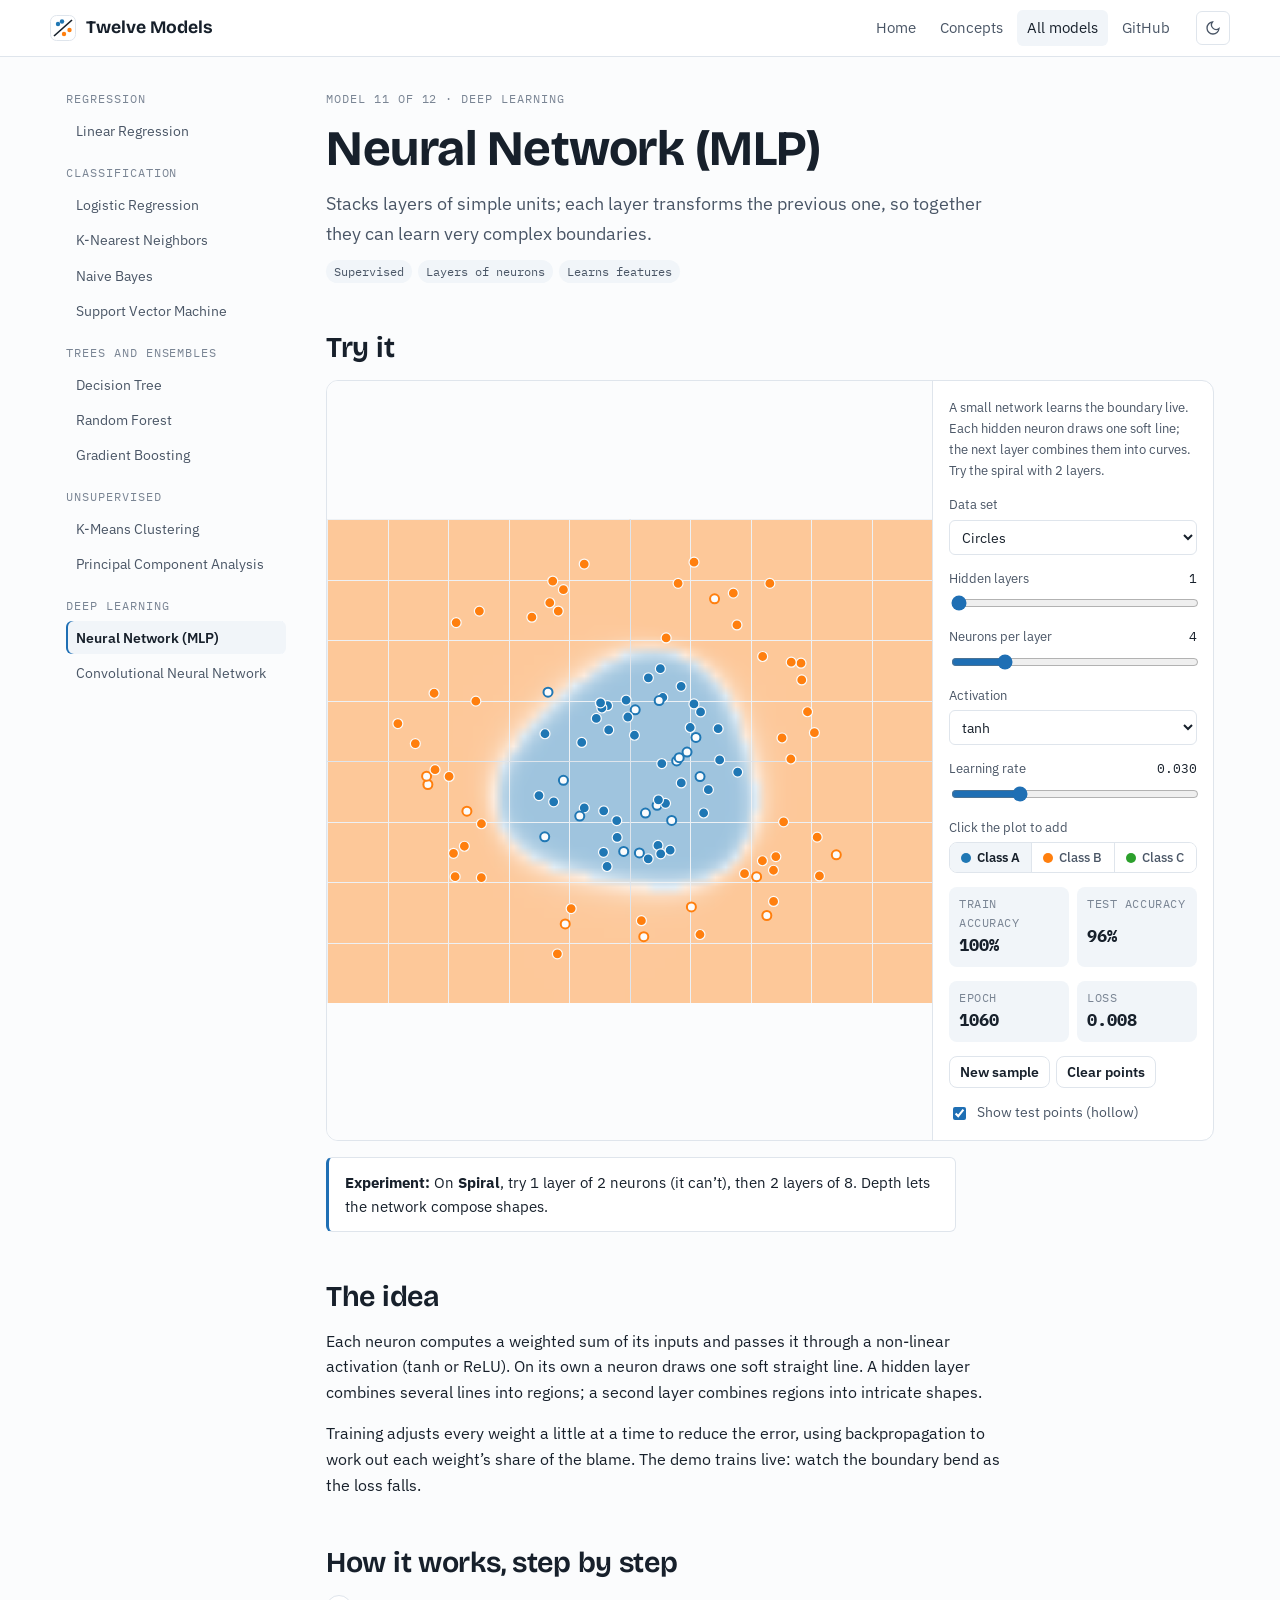
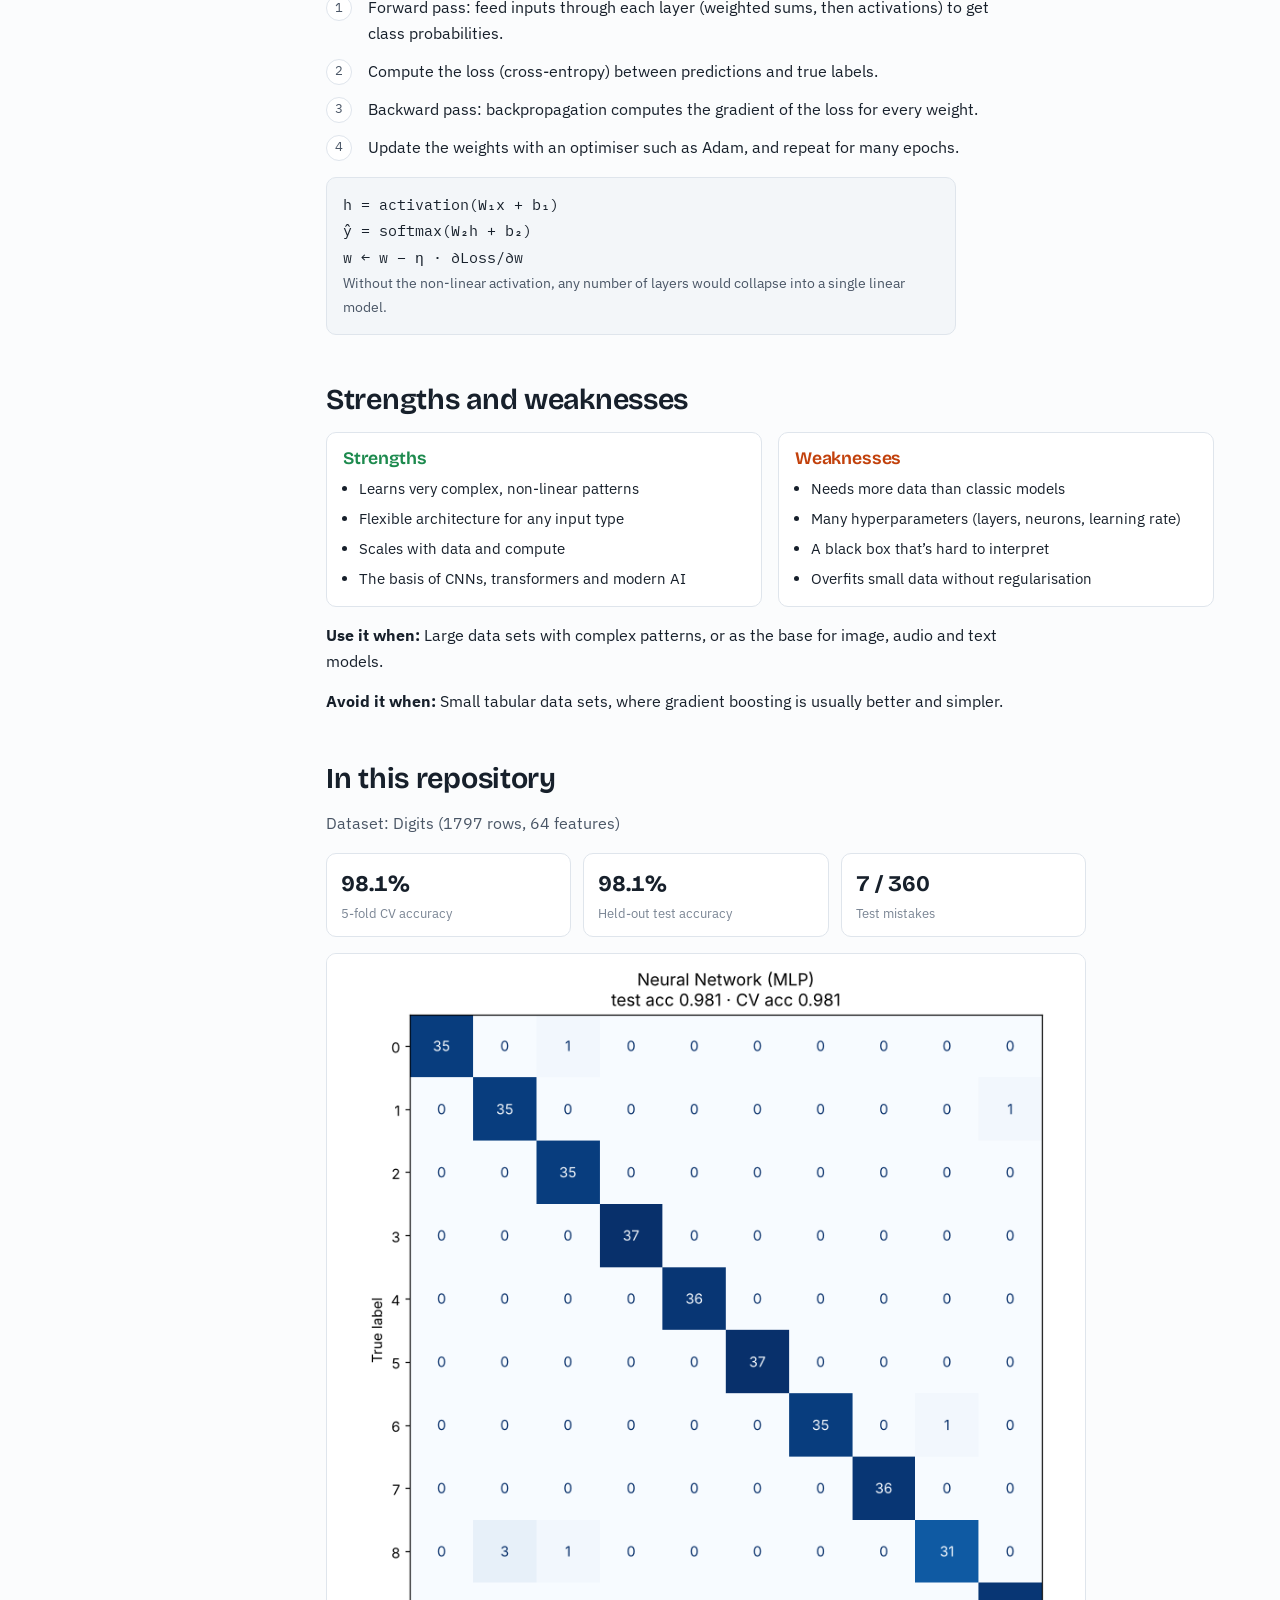
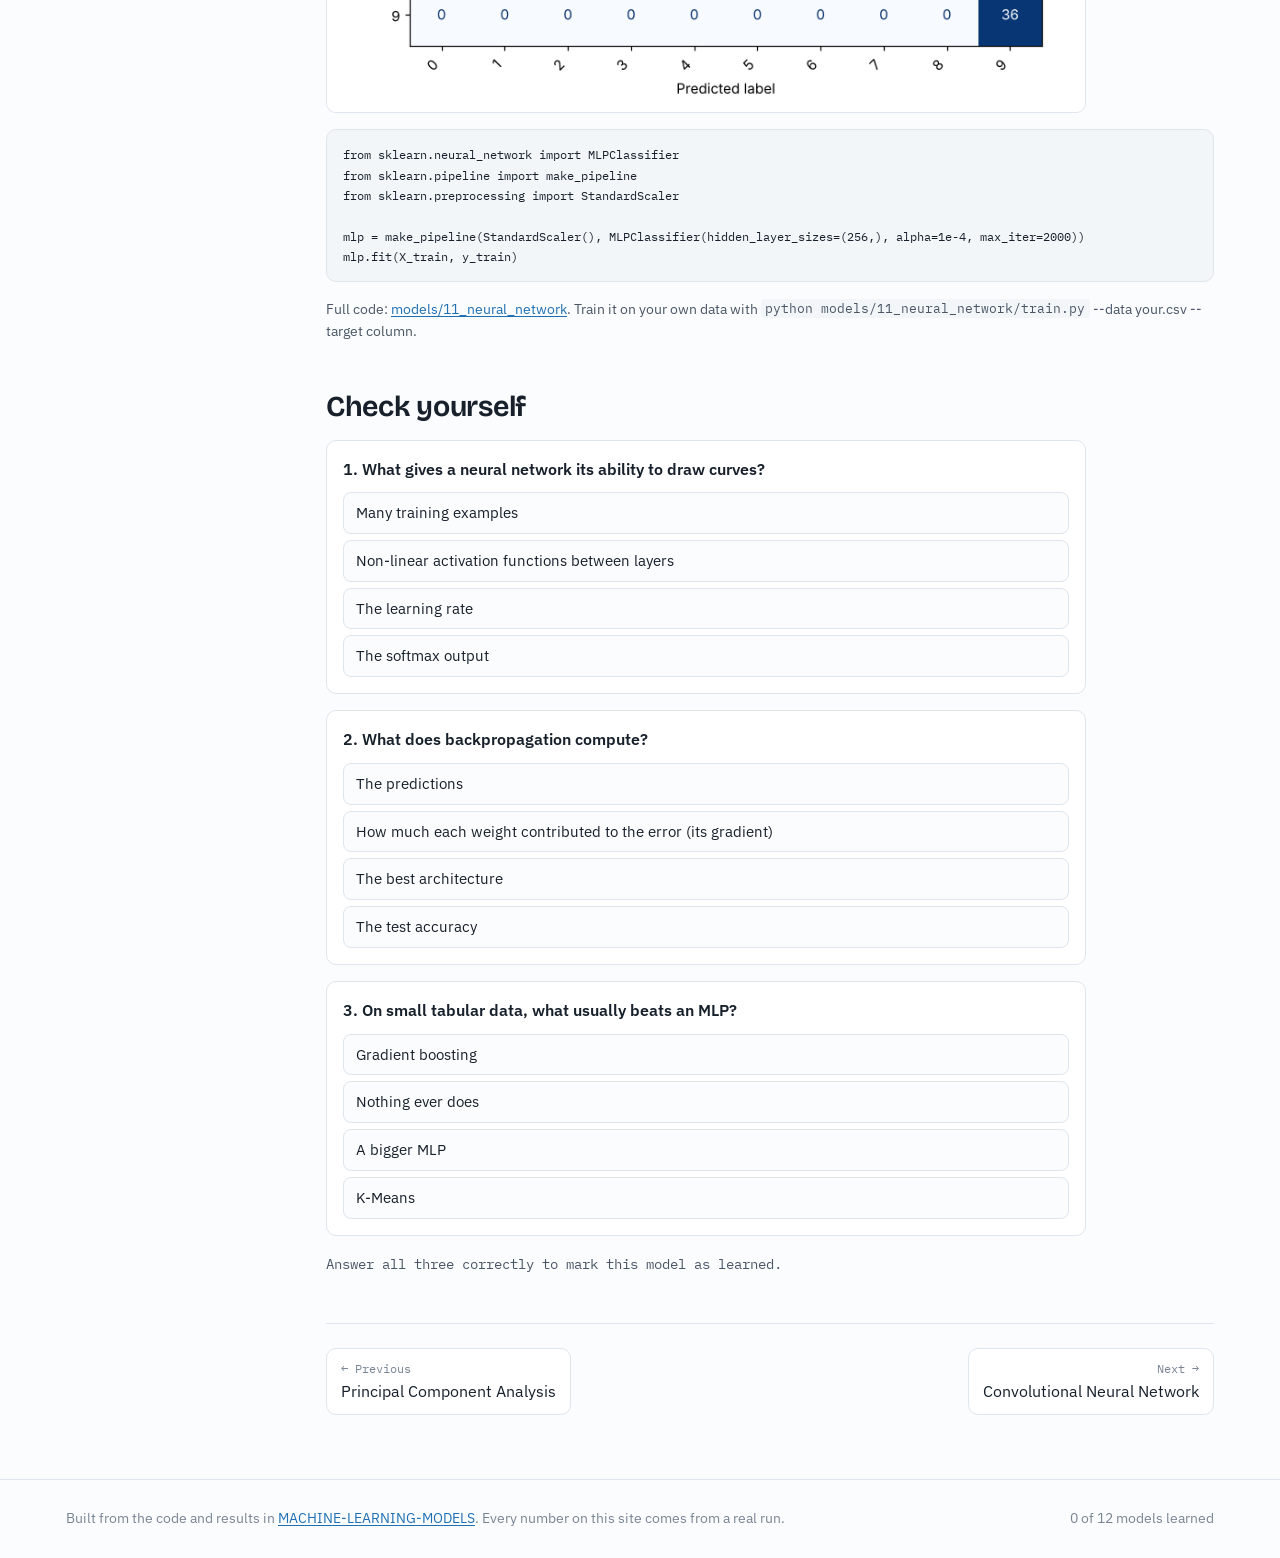
<file: docs/models/neural-network.html>
<!doctype html>
<html lang="en">
<head>
<meta charset="utf-8">
<meta name="viewport" content="width=device-width, initial-scale=1, viewport-fit=cover">
<title>Neural Network (MLP) · Twelve Models</title>
<meta name="description" content="Stacks layers of simple units; each layer transforms the previous one, so together they can learn very complex boundaries.">
<link rel="preconnect" href="https://fonts.googleapis.com">
<link rel="preconnect" href="https://fonts.gstatic.com" crossorigin>
<link rel="stylesheet" href="https://fonts.googleapis.com/css2?family=Bricolage+Grotesque:opsz,wght@12..96,600;12..96,700&family=IBM+Plex+Mono:wght@400;500&family=IBM+Plex+Sans:ital,wght@0,400;0,500;0,600;1,400&display=swap">
<link rel="stylesheet" href="../assets/style.css">
<script>try{var t=JSON.parse(localStorage.getItem("theme"));if(t)document.documentElement.setAttribute("data-theme",t)}catch(e){}</script>
</head>
<body>
<header class="topbar"><div class="topbar-inner">
  <a class="brand" href="../index.html"><svg class="brand-mark" viewBox="0 0 26 26" aria-hidden="true"><rect x="0.5" y="0.5" width="25" height="25" rx="6" fill="var(--panel)" stroke="var(--rule)"/><path d="M4 21 L22 5" stroke="var(--ink)" stroke-width="1.6"/><circle cx="8" cy="9" r="2.2" fill="var(--c0)"/><circle cx="12" cy="6.5" r="2.2" fill="var(--c0)"/><circle cx="14" cy="19" r="2.2" fill="var(--c1)"/><circle cx="19.5" cy="15" r="2.2" fill="var(--c1)"/></svg>Twelve Models</a>
  <nav class="topnav" aria-label="Main"><a href="../index.html">Home</a><a href="../concepts.html">Concepts</a><a href="../index.html#path" aria-current="page">All models</a><a href="https://github.com/Nihar16/MACHINE-LEARNING-MODELS">GitHub</a></nav>
  <button class="theme-btn" id="theme-btn" type="button" aria-label="Toggle theme"></button>
</div></header>
<div class="wrap"><div class="model-layout">
  <nav class="rail" aria-label="Models"><div class="eyebrow">Regression</div><a href="linear-regression.html">Linear Regression<span class="tick" data-learned-slug="linear-regression" hidden aria-label="learned">✓</span></a><div class="eyebrow">Classification</div><a href="logistic-regression.html">Logistic Regression<span class="tick" data-learned-slug="logistic-regression" hidden aria-label="learned">✓</span></a><a href="knn.html">K-Nearest Neighbors<span class="tick" data-learned-slug="knn" hidden aria-label="learned">✓</span></a><a href="naive-bayes.html">Naive Bayes<span class="tick" data-learned-slug="naive-bayes" hidden aria-label="learned">✓</span></a><a href="svm.html">Support Vector Machine<span class="tick" data-learned-slug="svm" hidden aria-label="learned">✓</span></a><div class="eyebrow">Trees and ensembles</div><a href="decision-tree.html">Decision Tree<span class="tick" data-learned-slug="decision-tree" hidden aria-label="learned">✓</span></a><a href="random-forest.html">Random Forest<span class="tick" data-learned-slug="random-forest" hidden aria-label="learned">✓</span></a><a href="gradient-boosting.html">Gradient Boosting<span class="tick" data-learned-slug="gradient-boosting" hidden aria-label="learned">✓</span></a><div class="eyebrow">Unsupervised</div><a href="kmeans.html">K-Means Clustering<span class="tick" data-learned-slug="kmeans" hidden aria-label="learned">✓</span></a><a href="pca.html">Principal Component Analysis<span class="tick" data-learned-slug="pca" hidden aria-label="learned">✓</span></a><div class="eyebrow">Deep learning</div><a href="neural-network.html" aria-current="page">Neural Network (MLP)<span class="tick" data-learned-slug="neural-network" hidden aria-label="learned">✓</span></a><a href="cnn.html">Convolutional Neural Network<span class="tick" data-learned-slug="cnn" hidden aria-label="learned">✓</span></a></nav>
  <main class="model-main">
    <select class="rail-select" id="rail-select" aria-label="Jump to a model"><option value="" disabled>Jump to a model</option><option value="linear-regression.html">1. Linear Regression</option><option value="logistic-regression.html">2. Logistic Regression</option><option value="knn.html">3. K-Nearest Neighbors</option><option value="naive-bayes.html">4. Naive Bayes</option><option value="svm.html">5. Support Vector Machine</option><option value="decision-tree.html">6. Decision Tree</option><option value="random-forest.html">7. Random Forest</option><option value="gradient-boosting.html">8. Gradient Boosting</option><option value="kmeans.html">9. K-Means Clustering</option><option value="pca.html">10. Principal Component Analysis</option><option value="neural-network.html" selected>11. Neural Network (MLP)</option><option value="cnn.html">12. Convolutional Neural Network</option></select>
    <header class="model-head">
      <span class="eyebrow">Model 11 of 12 · Deep learning</span>
      <h1>Neural Network (MLP)</h1>
      <p class="lede">Stacks layers of simple units; each layer transforms the previous one, so together they can learn very complex boundaries.</p>
      <div class="tags"><span class="pill">Supervised</span><span class="pill">Layers of neurons</span><span class="pill">Learns features</span></div>
    </header>
    <section class="block" aria-labelledby="try">
      <h2 id="try">Try it</h2>
      <div data-demo="neural-network"></div>
      <p class="callout"><strong>Experiment:</strong> On <strong>Spiral</strong>, try 1 layer of 2 neurons (it can’t), then 2 layers of 8. Depth lets the network compose shapes.</p>
    </section>
    <section class="block prose" aria-labelledby="idea">
      <h2 id="idea">The idea</h2>
      <p>Each neuron computes a weighted sum of its inputs and passes it through a non-linear activation (tanh or ReLU). On its own a neuron draws one soft straight line. A hidden layer combines several lines into regions; a second layer combines regions into intricate shapes.</p><p>Training adjusts every weight a little at a time to reduce the error, using backpropagation to work out each weight’s share of the blame. The demo trains live: watch the boundary bend as the loss falls.</p>
    </section>
    <section class="block" aria-labelledby="how">
      <h2 id="how">How it works, step by step</h2>
      <ol class="steps"><li><span>Forward pass: feed inputs through each layer (weighted sums, then activations) to get class probabilities.</span></li><li><span>Compute the loss (cross-entropy) between predictions and true labels.</span></li><li><span>Backward pass: backpropagation computes the gradient of the loss for every weight.</span></li><li><span>Update the weights with an optimiser such as Adam, and repeat for many epochs.</span></li></ol>
      <div class="formula">h = activation(W₁x + b₁)<br>ŷ = softmax(W₂h + b₂)<br>w ← w − η · ∂Loss/∂w<span class="note">Without the non-linear activation, any number of layers would collapse into a single linear model.</span></div>
    </section>
    <section class="block" aria-labelledby="when">
      <h2 id="when">Strengths and weaknesses</h2>
      <div class="procon">
        <div><h3 class="good-h">Strengths</h3><ul><li>Learns very complex, non-linear patterns</li><li>Flexible architecture for any input type</li><li>Scales with data and compute</li><li>The basis of CNNs, transformers and modern AI</li></ul></div>
        <div><h3 class="bad-h">Weaknesses</h3><ul><li>Needs more data than classic models</li><li>Many hyperparameters (layers, neurons, learning rate)</li><li>A black box that’s hard to interpret</li><li>Overfits small data without regularisation</li></ul></div>
      </div>
      <div class="prose"><p><strong>Use it when:</strong> Large data sets with complex patterns, or as the base for image, audio and text models.</p><p><strong>Avoid it when:</strong> Small tabular data sets, where gradient boosting is usually better and simpler.</p></div>
    </section>
    <section class="block" aria-labelledby="repo">
      <h2 id="repo">In this repository</h2>
      <p class="muted">Dataset: Digits (1797 rows, 64 features)</p>
      <div class="result-grid"><div><strong>98.1%</strong><span>5-fold CV accuracy</span></div><div><strong>98.1%</strong><span>Held-out test accuracy</span></div><div><strong>7 / 360</strong><span>Test mistakes</span></div></div>
      
      <figure style="margin:0;max-width:760px"><img src="../assets/results/neural-network.png" alt="Result plot for Neural Network (MLP) from the repository" loading="lazy" style="border:1px solid var(--rule);border-radius:10px;background:#fff"></figure>
      <pre><code>from sklearn.neural_network import MLPClassifier
from sklearn.pipeline import make_pipeline
from sklearn.preprocessing import StandardScaler

mlp = make_pipeline(StandardScaler(), MLPClassifier(hidden_layer_sizes=(256,), alpha=1e-4, max_iter=2000))
mlp.fit(X_train, y_train)</code></pre>
      <p class="small muted">Full code: <a href="https://github.com/Nihar16/MACHINE-LEARNING-MODELS/tree/main/models/11_neural_network">models/11_neural_network</a>. Train it on your own data with
      <code>python models/11_neural_network/train.py</code> --data your.csv --target column.</p>
    </section>
    <section class="block" aria-labelledby="quiz-h">
      <h2 id="quiz-h">Check yourself</h2>
      <div class="quiz" data-slug="neural-network"><div class="q" data-answer="1"><div class="q-title">1. What gives a neural network its ability to draw curves?</div><div class="q-opts"><button type="button">Many training examples</button><button type="button">Non-linear activation functions between layers</button><button type="button">The learning rate</button><button type="button">The softmax output</button></div><p class="q-explain" hidden>Without them, stacked layers are still one linear function.</p></div><div class="q" data-answer="1"><div class="q-title">2. What does backpropagation compute?</div><div class="q-opts"><button type="button">The predictions</button><button type="button">How much each weight contributed to the error (its gradient)</button><button type="button">The best architecture</button><button type="button">The test accuracy</button></div><p class="q-explain" hidden>The optimiser then uses those gradients to update the weights.</p></div><div class="q" data-answer="0"><div class="q-title">3. On small tabular data, what usually beats an MLP?</div><div class="q-opts"><button type="button">Gradient boosting</button><button type="button">Nothing ever does</button><button type="button">A bigger MLP</button><button type="button">K-Means</button></div><p class="q-explain" hidden>Neural networks shine with lots of data and unstructured inputs.</p></div><p class="quiz-score muted">Answer all three correctly to mark this model as learned.</p></div>
    </section>
    <nav class="pager" aria-label="Previous and next model"><a href="pca.html"><span>← Previous</span>Principal Component Analysis</a><a class="next" href="cnn.html"><span>Next →</span>Convolutional Neural Network</a></nav>
  </main>
</div></div>
<footer class="site"><div class="wrap">
  <span>Built from the code and results in <a href="https://github.com/Nihar16/MACHINE-LEARNING-MODELS">MACHINE-LEARNING-MODELS</a>. Every number on this site comes from a real run.</span>
  <span><span id="progress-count">0</span> of 12 models learned</span>
</div></footer>
<script src="../assets/site.js"></script>
<script src="../assets/plot.js"></script>
<script src="../assets/demos.js"></script>
<script src="../assets/cnn.js"></script>
</body>
</html>
</file>
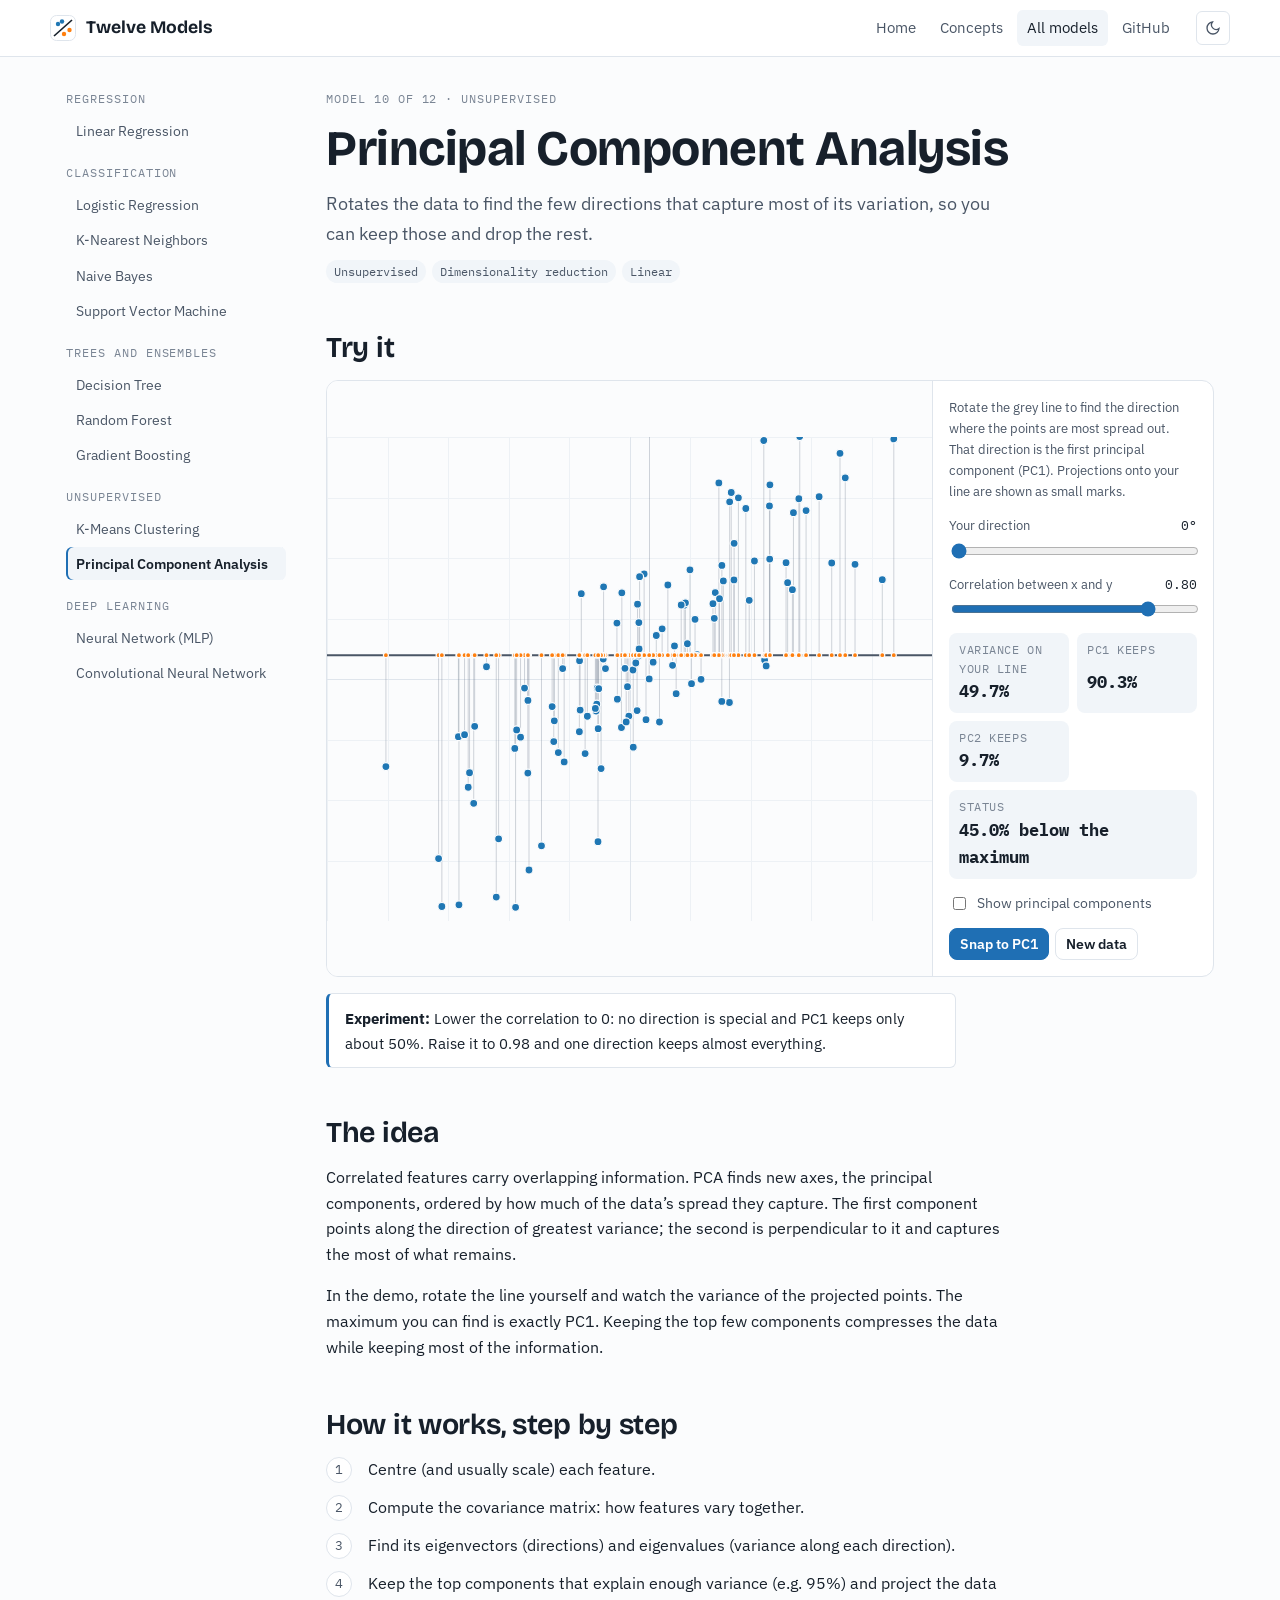
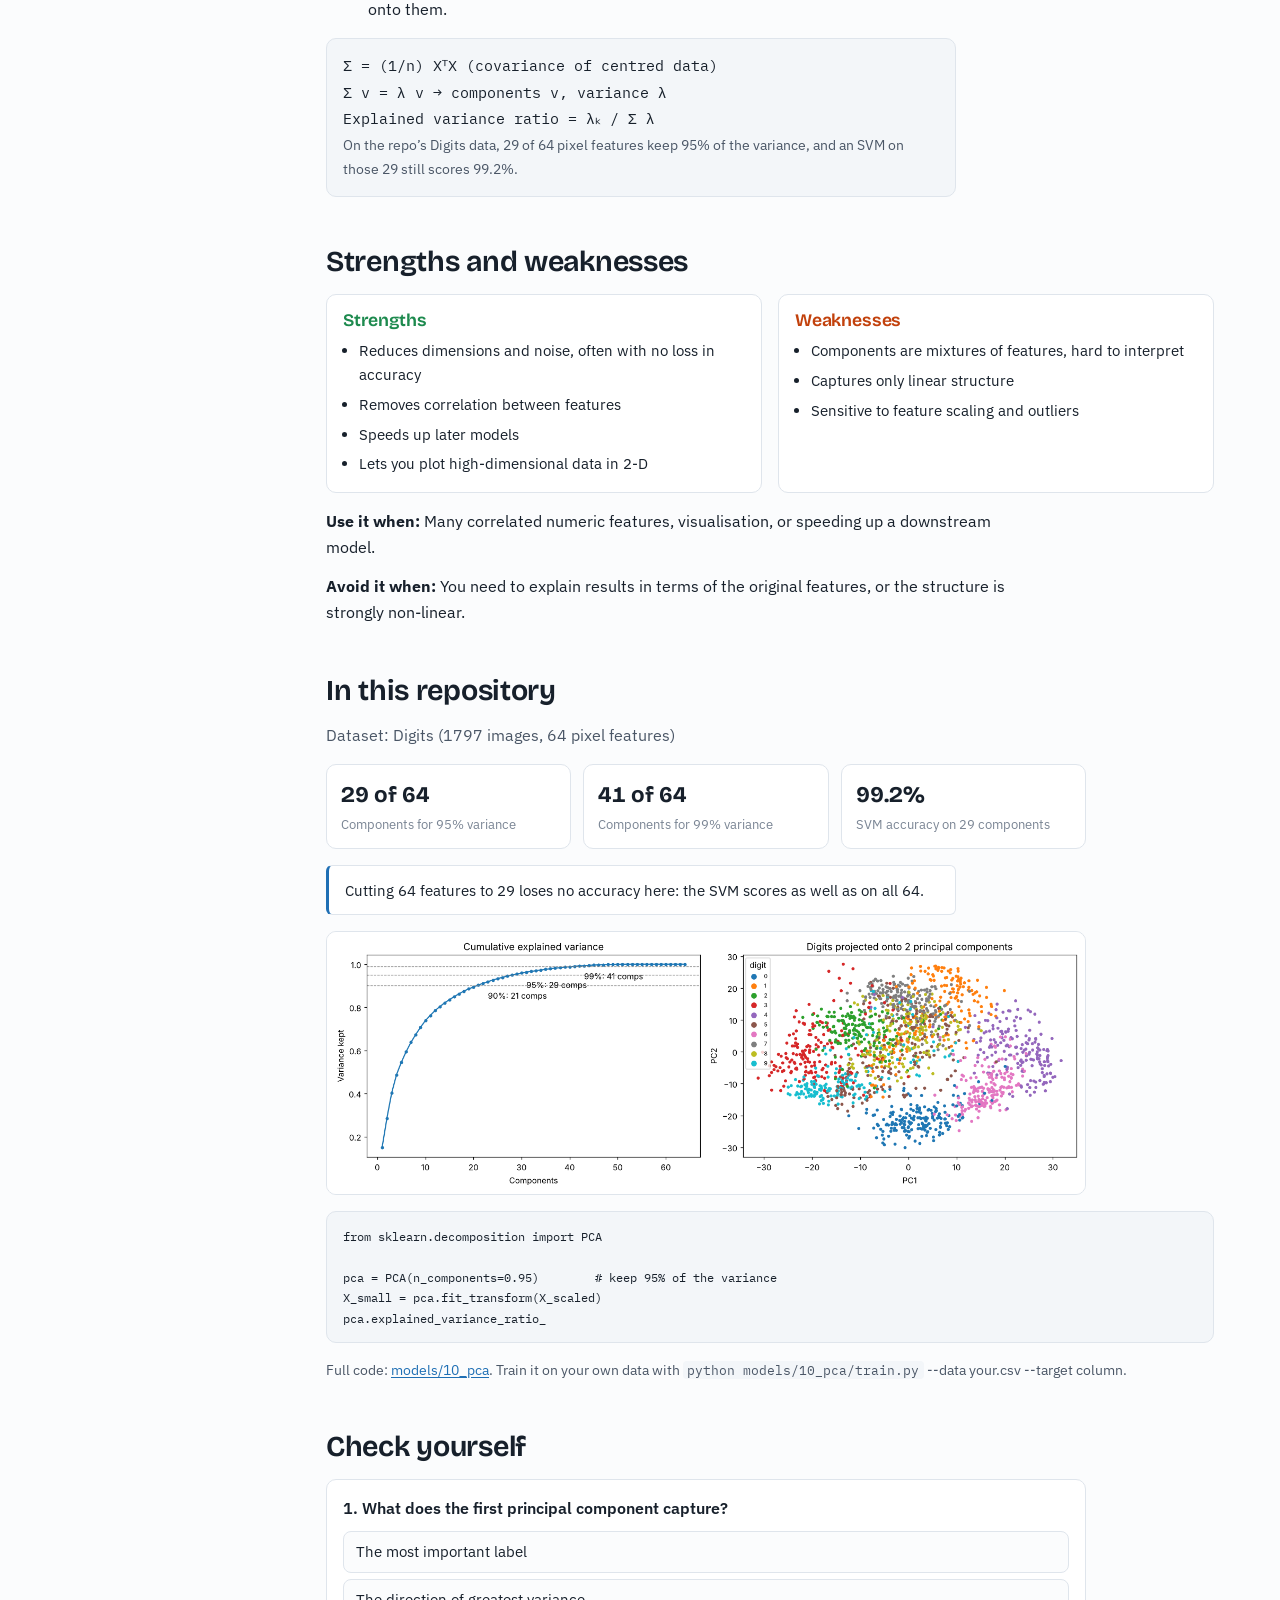
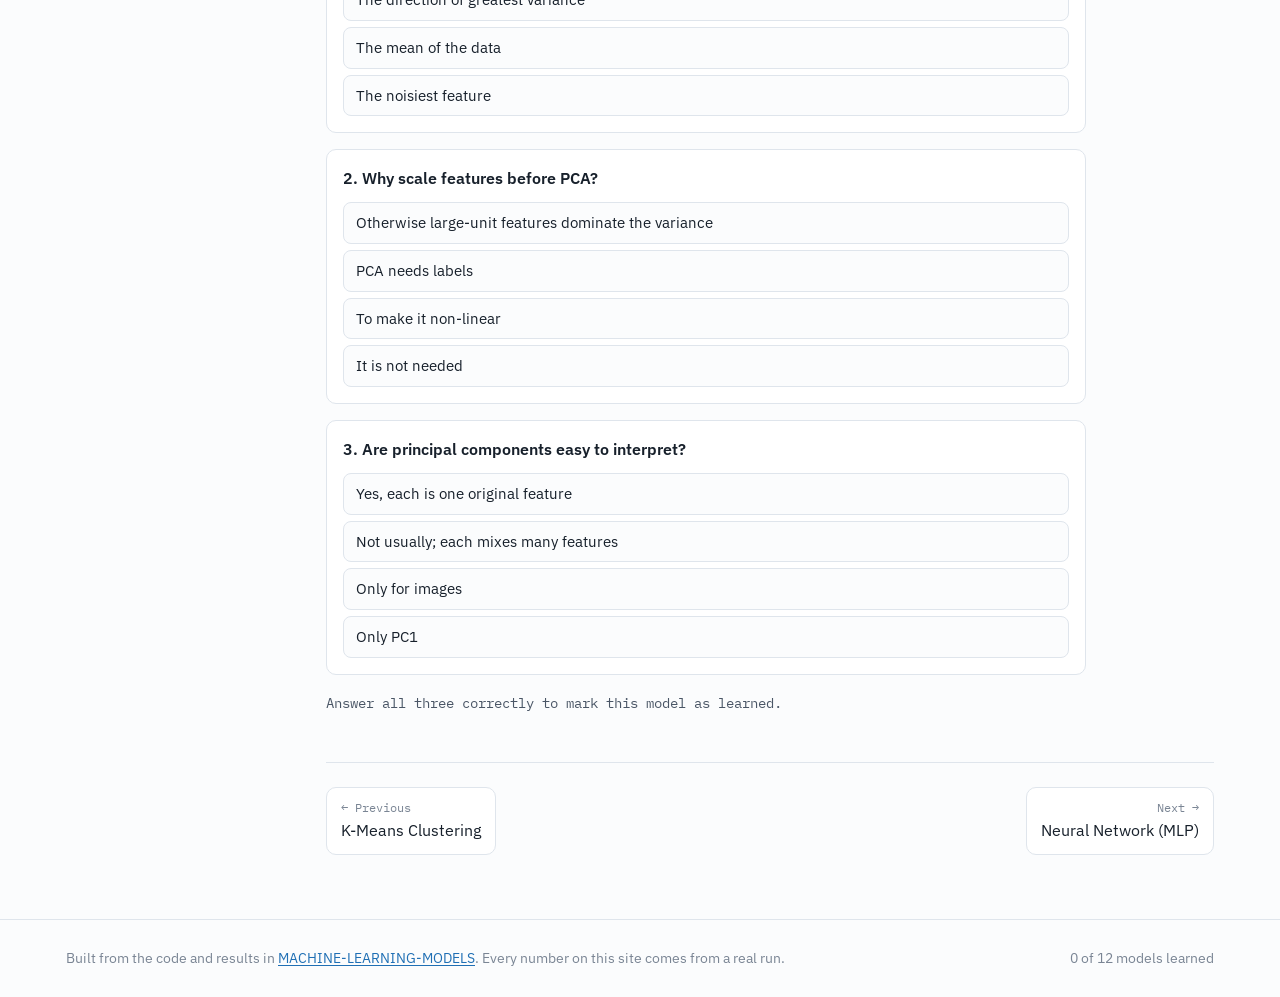
<file: docs/models/pca.html>
<!doctype html>
<html lang="en">
<head>
<meta charset="utf-8">
<meta name="viewport" content="width=device-width, initial-scale=1, viewport-fit=cover">
<title>Principal Component Analysis · Twelve Models</title>
<meta name="description" content="Rotates the data to find the few directions that capture most of its variation, so you can keep those and drop the rest.">
<link rel="preconnect" href="https://fonts.googleapis.com">
<link rel="preconnect" href="https://fonts.gstatic.com" crossorigin>
<link rel="stylesheet" href="https://fonts.googleapis.com/css2?family=Bricolage+Grotesque:opsz,wght@12..96,600;12..96,700&family=IBM+Plex+Mono:wght@400;500&family=IBM+Plex+Sans:ital,wght@0,400;0,500;0,600;1,400&display=swap">
<link rel="stylesheet" href="../assets/style.css">
<script>try{var t=JSON.parse(localStorage.getItem("theme"));if(t)document.documentElement.setAttribute("data-theme",t)}catch(e){}</script>
</head>
<body>
<header class="topbar"><div class="topbar-inner">
  <a class="brand" href="../index.html"><svg class="brand-mark" viewBox="0 0 26 26" aria-hidden="true"><rect x="0.5" y="0.5" width="25" height="25" rx="6" fill="var(--panel)" stroke="var(--rule)"/><path d="M4 21 L22 5" stroke="var(--ink)" stroke-width="1.6"/><circle cx="8" cy="9" r="2.2" fill="var(--c0)"/><circle cx="12" cy="6.5" r="2.2" fill="var(--c0)"/><circle cx="14" cy="19" r="2.2" fill="var(--c1)"/><circle cx="19.5" cy="15" r="2.2" fill="var(--c1)"/></svg>Twelve Models</a>
  <nav class="topnav" aria-label="Main"><a href="../index.html">Home</a><a href="../concepts.html">Concepts</a><a href="../index.html#path" aria-current="page">All models</a><a href="https://github.com/Nihar16/MACHINE-LEARNING-MODELS">GitHub</a></nav>
  <button class="theme-btn" id="theme-btn" type="button" aria-label="Toggle theme"></button>
</div></header>
<div class="wrap"><div class="model-layout">
  <nav class="rail" aria-label="Models"><div class="eyebrow">Regression</div><a href="linear-regression.html">Linear Regression<span class="tick" data-learned-slug="linear-regression" hidden aria-label="learned">✓</span></a><div class="eyebrow">Classification</div><a href="logistic-regression.html">Logistic Regression<span class="tick" data-learned-slug="logistic-regression" hidden aria-label="learned">✓</span></a><a href="knn.html">K-Nearest Neighbors<span class="tick" data-learned-slug="knn" hidden aria-label="learned">✓</span></a><a href="naive-bayes.html">Naive Bayes<span class="tick" data-learned-slug="naive-bayes" hidden aria-label="learned">✓</span></a><a href="svm.html">Support Vector Machine<span class="tick" data-learned-slug="svm" hidden aria-label="learned">✓</span></a><div class="eyebrow">Trees and ensembles</div><a href="decision-tree.html">Decision Tree<span class="tick" data-learned-slug="decision-tree" hidden aria-label="learned">✓</span></a><a href="random-forest.html">Random Forest<span class="tick" data-learned-slug="random-forest" hidden aria-label="learned">✓</span></a><a href="gradient-boosting.html">Gradient Boosting<span class="tick" data-learned-slug="gradient-boosting" hidden aria-label="learned">✓</span></a><div class="eyebrow">Unsupervised</div><a href="kmeans.html">K-Means Clustering<span class="tick" data-learned-slug="kmeans" hidden aria-label="learned">✓</span></a><a href="pca.html" aria-current="page">Principal Component Analysis<span class="tick" data-learned-slug="pca" hidden aria-label="learned">✓</span></a><div class="eyebrow">Deep learning</div><a href="neural-network.html">Neural Network (MLP)<span class="tick" data-learned-slug="neural-network" hidden aria-label="learned">✓</span></a><a href="cnn.html">Convolutional Neural Network<span class="tick" data-learned-slug="cnn" hidden aria-label="learned">✓</span></a></nav>
  <main class="model-main">
    <select class="rail-select" id="rail-select" aria-label="Jump to a model"><option value="" disabled>Jump to a model</option><option value="linear-regression.html">1. Linear Regression</option><option value="logistic-regression.html">2. Logistic Regression</option><option value="knn.html">3. K-Nearest Neighbors</option><option value="naive-bayes.html">4. Naive Bayes</option><option value="svm.html">5. Support Vector Machine</option><option value="decision-tree.html">6. Decision Tree</option><option value="random-forest.html">7. Random Forest</option><option value="gradient-boosting.html">8. Gradient Boosting</option><option value="kmeans.html">9. K-Means Clustering</option><option value="pca.html" selected>10. Principal Component Analysis</option><option value="neural-network.html">11. Neural Network (MLP)</option><option value="cnn.html">12. Convolutional Neural Network</option></select>
    <header class="model-head">
      <span class="eyebrow">Model 10 of 12 · Unsupervised</span>
      <h1>Principal Component Analysis</h1>
      <p class="lede">Rotates the data to find the few directions that capture most of its variation, so you can keep those and drop the rest.</p>
      <div class="tags"><span class="pill">Unsupervised</span><span class="pill">Dimensionality reduction</span><span class="pill">Linear</span></div>
    </header>
    <section class="block" aria-labelledby="try">
      <h2 id="try">Try it</h2>
      <div data-demo="pca"></div>
      <p class="callout"><strong>Experiment:</strong> Lower the correlation to 0: no direction is special and PC1 keeps only about 50%. Raise it to 0.98 and one direction keeps almost everything.</p>
    </section>
    <section class="block prose" aria-labelledby="idea">
      <h2 id="idea">The idea</h2>
      <p>Correlated features carry overlapping information. PCA finds new axes, the principal components, ordered by how much of the data’s spread they capture. The first component points along the direction of greatest variance; the second is perpendicular to it and captures the most of what remains.</p><p>In the demo, rotate the line yourself and watch the variance of the projected points. The maximum you can find is exactly PC1. Keeping the top few components compresses the data while keeping most of the information.</p>
    </section>
    <section class="block" aria-labelledby="how">
      <h2 id="how">How it works, step by step</h2>
      <ol class="steps"><li><span>Centre (and usually scale) each feature.</span></li><li><span>Compute the covariance matrix: how features vary together.</span></li><li><span>Find its eigenvectors (directions) and eigenvalues (variance along each direction).</span></li><li><span>Keep the top components that explain enough variance (e.g. 95%) and project the data onto them.</span></li></ol>
      <div class="formula">Σ = (1/n) XᵀX   (covariance of centred data)<br>Σ v = λ v   → components v, variance λ<br>Explained variance ratio = λₖ / Σ λ<span class="note">On the repo’s Digits data, 29 of 64 pixel features keep 95% of the variance, and an SVM on those 29 still scores 99.2%.</span></div>
    </section>
    <section class="block" aria-labelledby="when">
      <h2 id="when">Strengths and weaknesses</h2>
      <div class="procon">
        <div><h3 class="good-h">Strengths</h3><ul><li>Reduces dimensions and noise, often with no loss in accuracy</li><li>Removes correlation between features</li><li>Speeds up later models</li><li>Lets you plot high-dimensional data in 2-D</li></ul></div>
        <div><h3 class="bad-h">Weaknesses</h3><ul><li>Components are mixtures of features, hard to interpret</li><li>Captures only linear structure</li><li>Sensitive to feature scaling and outliers</li></ul></div>
      </div>
      <div class="prose"><p><strong>Use it when:</strong> Many correlated numeric features, visualisation, or speeding up a downstream model.</p><p><strong>Avoid it when:</strong> You need to explain results in terms of the original features, or the structure is strongly non-linear.</p></div>
    </section>
    <section class="block" aria-labelledby="repo">
      <h2 id="repo">In this repository</h2>
      <p class="muted">Dataset: Digits (1797 images, 64 pixel features)</p>
      <div class="result-grid"><div><strong>29 of 64</strong><span>Components for 95% variance</span></div><div><strong>41 of 64</strong><span>Components for 99% variance</span></div><div><strong>99.2%</strong><span>SVM accuracy on 29 components</span></div></div>
      <p class="callout">Cutting 64 features to 29 loses no accuracy here: the SVM scores as well as on all 64.</p>
      <figure style="margin:0;max-width:760px"><img src="../assets/results/pca.png" alt="Result plot for Principal Component Analysis from the repository" loading="lazy" style="border:1px solid var(--rule);border-radius:10px;background:#fff"></figure>
      <pre><code>from sklearn.decomposition import PCA

pca = PCA(n_components=0.95)        # keep 95% of the variance
X_small = pca.fit_transform(X_scaled)
pca.explained_variance_ratio_</code></pre>
      <p class="small muted">Full code: <a href="https://github.com/Nihar16/MACHINE-LEARNING-MODELS/tree/main/models/10_pca">models/10_pca</a>. Train it on your own data with
      <code>python models/10_pca/train.py</code> --data your.csv --target column.</p>
    </section>
    <section class="block" aria-labelledby="quiz-h">
      <h2 id="quiz-h">Check yourself</h2>
      <div class="quiz" data-slug="pca"><div class="q" data-answer="1"><div class="q-title">1. What does the first principal component capture?</div><div class="q-opts"><button type="button">The most important label</button><button type="button">The direction of greatest variance</button><button type="button">The mean of the data</button><button type="button">The noisiest feature</button></div><p class="q-explain" hidden>PC1 is the axis along which projected points are most spread out.</p></div><div class="q" data-answer="0"><div class="q-title">2. Why scale features before PCA?</div><div class="q-opts"><button type="button">Otherwise large-unit features dominate the variance</button><button type="button">PCA needs labels</button><button type="button">To make it non-linear</button><button type="button">It is not needed</button></div><p class="q-explain" hidden>Variance depends on units; scaling puts features on equal footing.</p></div><div class="q" data-answer="1"><div class="q-title">3. Are principal components easy to interpret?</div><div class="q-opts"><button type="button">Yes, each is one original feature</button><button type="button">Not usually; each mixes many features</button><button type="button">Only for images</button><button type="button">Only PC1</button></div><p class="q-explain" hidden>That is the main trade-off of PCA.</p></div><p class="quiz-score muted">Answer all three correctly to mark this model as learned.</p></div>
    </section>
    <nav class="pager" aria-label="Previous and next model"><a href="kmeans.html"><span>← Previous</span>K-Means Clustering</a><a class="next" href="neural-network.html"><span>Next →</span>Neural Network (MLP)</a></nav>
  </main>
</div></div>
<footer class="site"><div class="wrap">
  <span>Built from the code and results in <a href="https://github.com/Nihar16/MACHINE-LEARNING-MODELS">MACHINE-LEARNING-MODELS</a>. Every number on this site comes from a real run.</span>
  <span><span id="progress-count">0</span> of 12 models learned</span>
</div></footer>
<script src="../assets/site.js"></script>
<script src="../assets/plot.js"></script>
<script src="../assets/demos.js"></script>
<script src="../assets/cnn.js"></script>
</body>
</html>
</file>
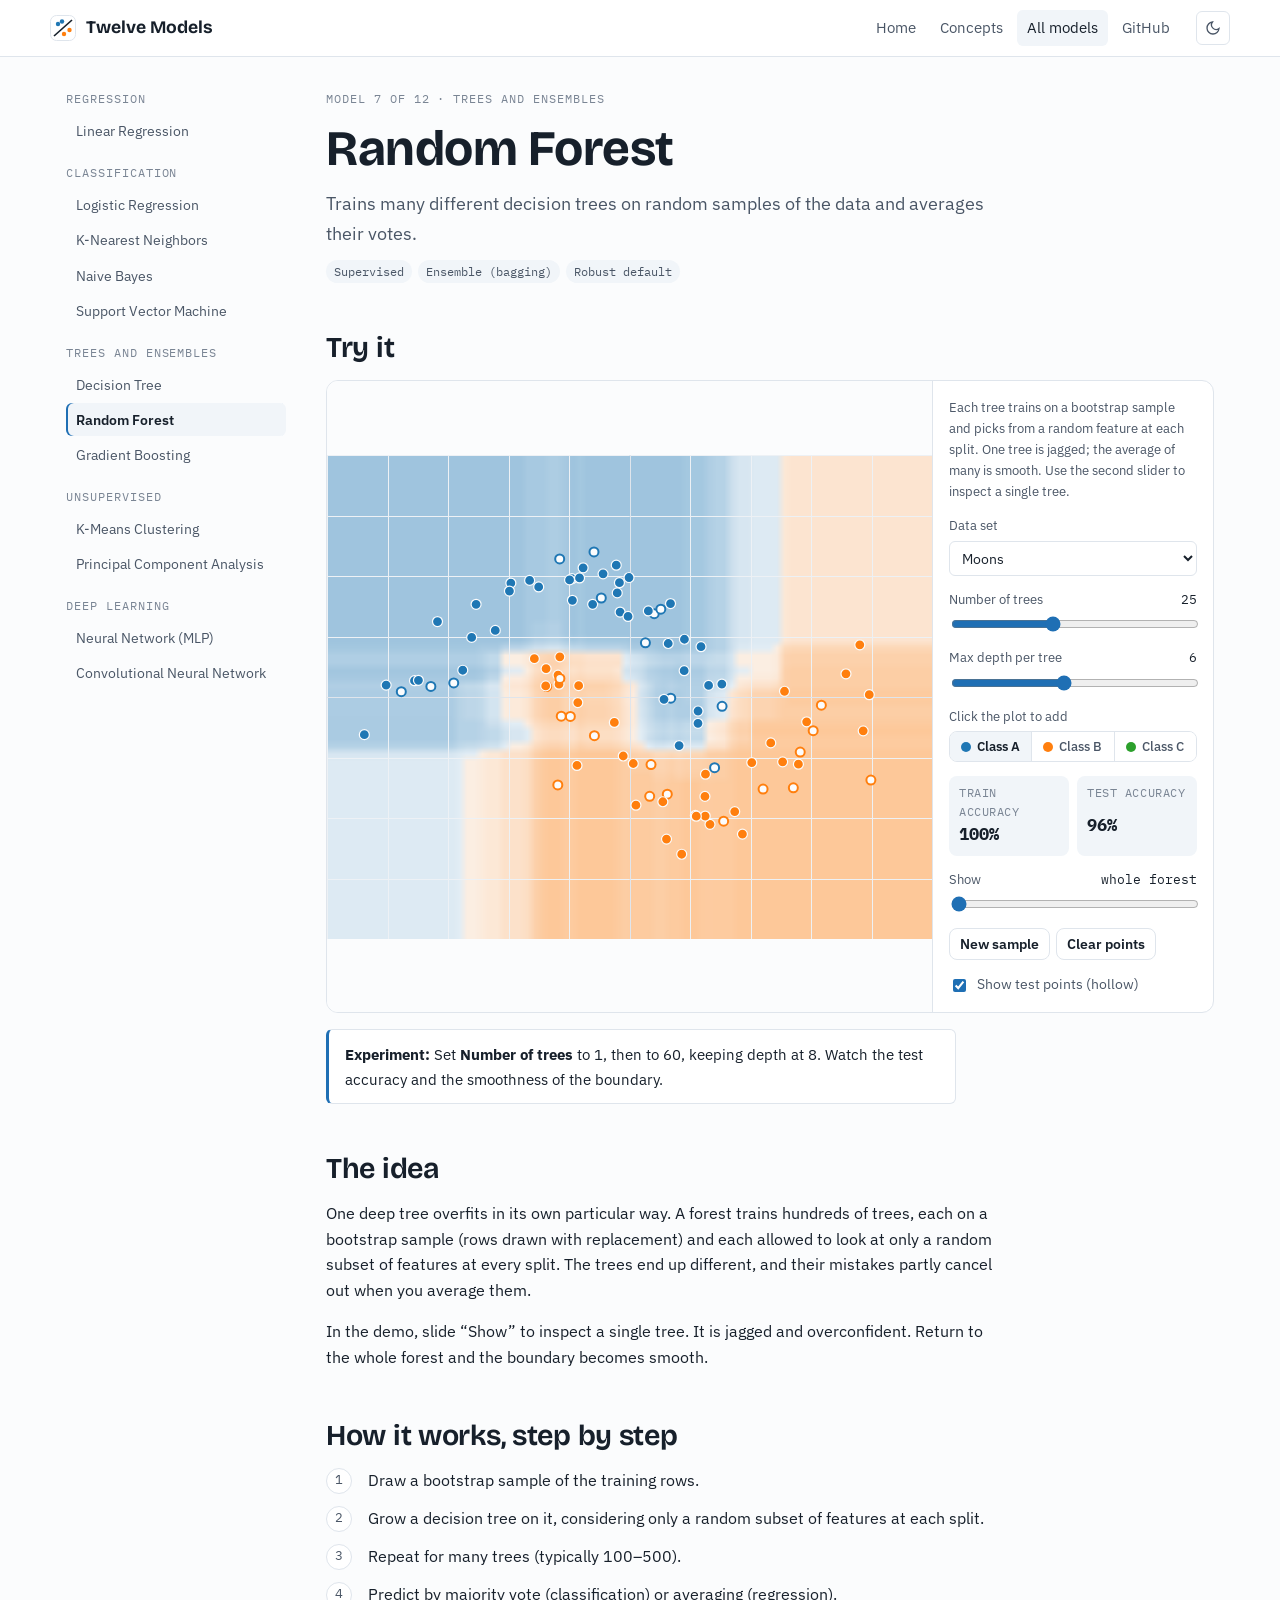
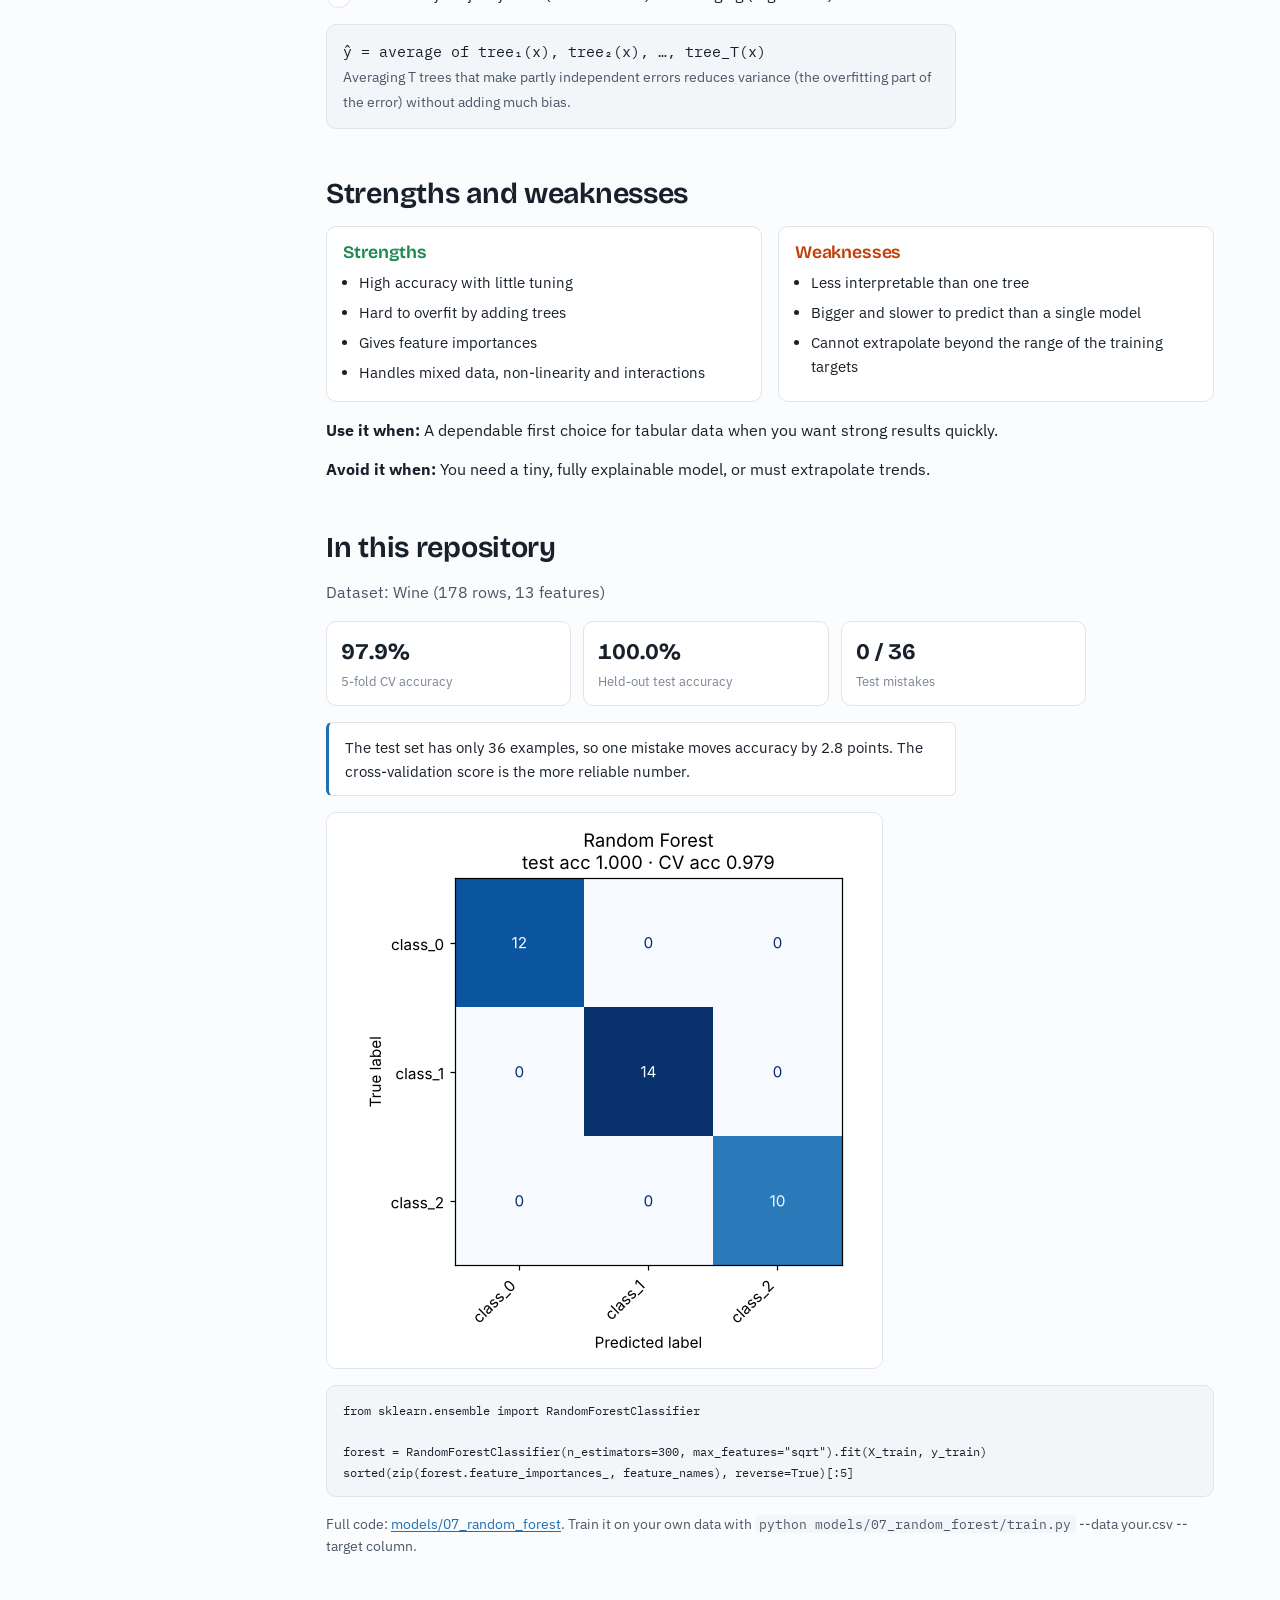
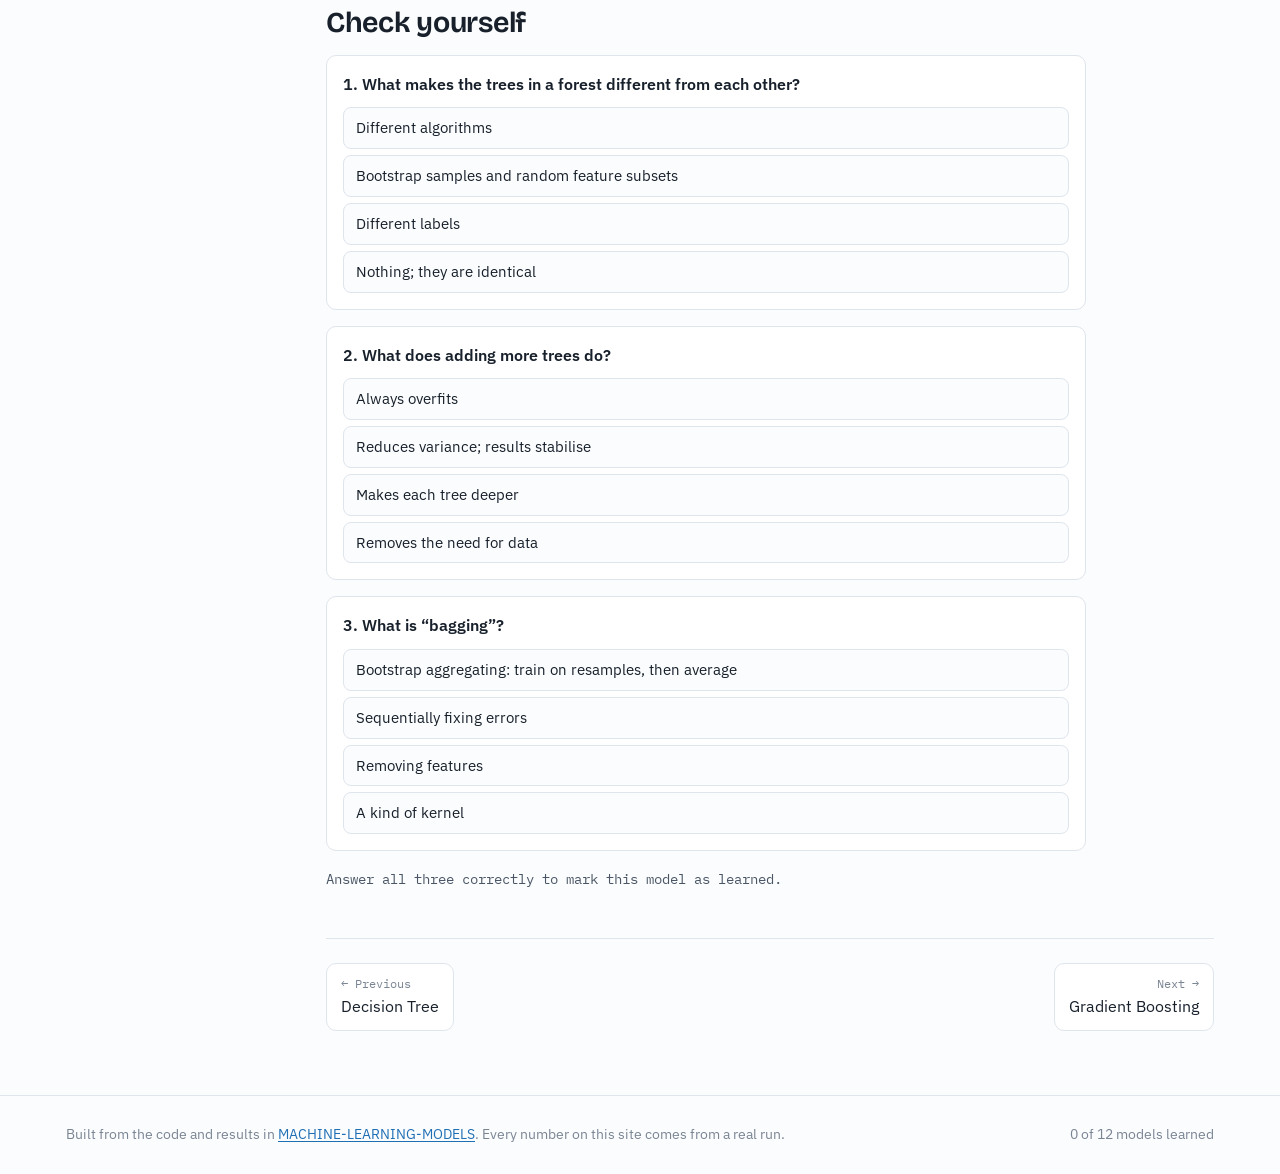
<file: docs/models/random-forest.html>
<!doctype html>
<html lang="en">
<head>
<meta charset="utf-8">
<meta name="viewport" content="width=device-width, initial-scale=1, viewport-fit=cover">
<title>Random Forest · Twelve Models</title>
<meta name="description" content="Trains many different decision trees on random samples of the data and averages their votes.">
<link rel="preconnect" href="https://fonts.googleapis.com">
<link rel="preconnect" href="https://fonts.gstatic.com" crossorigin>
<link rel="stylesheet" href="https://fonts.googleapis.com/css2?family=Bricolage+Grotesque:opsz,wght@12..96,600;12..96,700&family=IBM+Plex+Mono:wght@400;500&family=IBM+Plex+Sans:ital,wght@0,400;0,500;0,600;1,400&display=swap">
<link rel="stylesheet" href="../assets/style.css">
<script>try{var t=JSON.parse(localStorage.getItem("theme"));if(t)document.documentElement.setAttribute("data-theme",t)}catch(e){}</script>
</head>
<body>
<header class="topbar"><div class="topbar-inner">
  <a class="brand" href="../index.html"><svg class="brand-mark" viewBox="0 0 26 26" aria-hidden="true"><rect x="0.5" y="0.5" width="25" height="25" rx="6" fill="var(--panel)" stroke="var(--rule)"/><path d="M4 21 L22 5" stroke="var(--ink)" stroke-width="1.6"/><circle cx="8" cy="9" r="2.2" fill="var(--c0)"/><circle cx="12" cy="6.5" r="2.2" fill="var(--c0)"/><circle cx="14" cy="19" r="2.2" fill="var(--c1)"/><circle cx="19.5" cy="15" r="2.2" fill="var(--c1)"/></svg>Twelve Models</a>
  <nav class="topnav" aria-label="Main"><a href="../index.html">Home</a><a href="../concepts.html">Concepts</a><a href="../index.html#path" aria-current="page">All models</a><a href="https://github.com/Nihar16/MACHINE-LEARNING-MODELS">GitHub</a></nav>
  <button class="theme-btn" id="theme-btn" type="button" aria-label="Toggle theme"></button>
</div></header>
<div class="wrap"><div class="model-layout">
  <nav class="rail" aria-label="Models"><div class="eyebrow">Regression</div><a href="linear-regression.html">Linear Regression<span class="tick" data-learned-slug="linear-regression" hidden aria-label="learned">✓</span></a><div class="eyebrow">Classification</div><a href="logistic-regression.html">Logistic Regression<span class="tick" data-learned-slug="logistic-regression" hidden aria-label="learned">✓</span></a><a href="knn.html">K-Nearest Neighbors<span class="tick" data-learned-slug="knn" hidden aria-label="learned">✓</span></a><a href="naive-bayes.html">Naive Bayes<span class="tick" data-learned-slug="naive-bayes" hidden aria-label="learned">✓</span></a><a href="svm.html">Support Vector Machine<span class="tick" data-learned-slug="svm" hidden aria-label="learned">✓</span></a><div class="eyebrow">Trees and ensembles</div><a href="decision-tree.html">Decision Tree<span class="tick" data-learned-slug="decision-tree" hidden aria-label="learned">✓</span></a><a href="random-forest.html" aria-current="page">Random Forest<span class="tick" data-learned-slug="random-forest" hidden aria-label="learned">✓</span></a><a href="gradient-boosting.html">Gradient Boosting<span class="tick" data-learned-slug="gradient-boosting" hidden aria-label="learned">✓</span></a><div class="eyebrow">Unsupervised</div><a href="kmeans.html">K-Means Clustering<span class="tick" data-learned-slug="kmeans" hidden aria-label="learned">✓</span></a><a href="pca.html">Principal Component Analysis<span class="tick" data-learned-slug="pca" hidden aria-label="learned">✓</span></a><div class="eyebrow">Deep learning</div><a href="neural-network.html">Neural Network (MLP)<span class="tick" data-learned-slug="neural-network" hidden aria-label="learned">✓</span></a><a href="cnn.html">Convolutional Neural Network<span class="tick" data-learned-slug="cnn" hidden aria-label="learned">✓</span></a></nav>
  <main class="model-main">
    <select class="rail-select" id="rail-select" aria-label="Jump to a model"><option value="" disabled>Jump to a model</option><option value="linear-regression.html">1. Linear Regression</option><option value="logistic-regression.html">2. Logistic Regression</option><option value="knn.html">3. K-Nearest Neighbors</option><option value="naive-bayes.html">4. Naive Bayes</option><option value="svm.html">5. Support Vector Machine</option><option value="decision-tree.html">6. Decision Tree</option><option value="random-forest.html" selected>7. Random Forest</option><option value="gradient-boosting.html">8. Gradient Boosting</option><option value="kmeans.html">9. K-Means Clustering</option><option value="pca.html">10. Principal Component Analysis</option><option value="neural-network.html">11. Neural Network (MLP)</option><option value="cnn.html">12. Convolutional Neural Network</option></select>
    <header class="model-head">
      <span class="eyebrow">Model 7 of 12 · Trees and ensembles</span>
      <h1>Random Forest</h1>
      <p class="lede">Trains many different decision trees on random samples of the data and averages their votes.</p>
      <div class="tags"><span class="pill">Supervised</span><span class="pill">Ensemble (bagging)</span><span class="pill">Robust default</span></div>
    </header>
    <section class="block" aria-labelledby="try">
      <h2 id="try">Try it</h2>
      <div data-demo="random-forest"></div>
      <p class="callout"><strong>Experiment:</strong> Set <strong>Number of trees</strong> to 1, then to 60, keeping depth at 8. Watch the test accuracy and the smoothness of the boundary.</p>
    </section>
    <section class="block prose" aria-labelledby="idea">
      <h2 id="idea">The idea</h2>
      <p>One deep tree overfits in its own particular way. A forest trains hundreds of trees, each on a bootstrap sample (rows drawn with replacement) and each allowed to look at only a random subset of features at every split. The trees end up different, and their mistakes partly cancel out when you average them.</p><p>In the demo, slide “Show” to inspect a single tree. It is jagged and overconfident. Return to the whole forest and the boundary becomes smooth.</p>
    </section>
    <section class="block" aria-labelledby="how">
      <h2 id="how">How it works, step by step</h2>
      <ol class="steps"><li><span>Draw a bootstrap sample of the training rows.</span></li><li><span>Grow a decision tree on it, considering only a random subset of features at each split.</span></li><li><span>Repeat for many trees (typically 100–500).</span></li><li><span>Predict by majority vote (classification) or averaging (regression).</span></li></ol>
      <div class="formula">ŷ = average of tree₁(x), tree₂(x), …, tree_T(x)<span class="note">Averaging T trees that make partly independent errors reduces variance (the overfitting part of the error) without adding much bias.</span></div>
    </section>
    <section class="block" aria-labelledby="when">
      <h2 id="when">Strengths and weaknesses</h2>
      <div class="procon">
        <div><h3 class="good-h">Strengths</h3><ul><li>High accuracy with little tuning</li><li>Hard to overfit by adding trees</li><li>Gives feature importances</li><li>Handles mixed data, non-linearity and interactions</li></ul></div>
        <div><h3 class="bad-h">Weaknesses</h3><ul><li>Less interpretable than one tree</li><li>Bigger and slower to predict than a single model</li><li>Cannot extrapolate beyond the range of the training targets</li></ul></div>
      </div>
      <div class="prose"><p><strong>Use it when:</strong> A dependable first choice for tabular data when you want strong results quickly.</p><p><strong>Avoid it when:</strong> You need a tiny, fully explainable model, or must extrapolate trends.</p></div>
    </section>
    <section class="block" aria-labelledby="repo">
      <h2 id="repo">In this repository</h2>
      <p class="muted">Dataset: Wine (178 rows, 13 features)</p>
      <div class="result-grid"><div><strong>97.9%</strong><span>5-fold CV accuracy</span></div><div><strong>100.0%</strong><span>Held-out test accuracy</span></div><div><strong>0 / 36</strong><span>Test mistakes</span></div></div>
      <p class="callout">The test set has only 36 examples, so one mistake moves accuracy by 2.8 points. The cross-validation score is the more reliable number.</p>
      <figure style="margin:0;max-width:760px"><img src="../assets/results/random-forest.png" alt="Result plot for Random Forest from the repository" loading="lazy" style="border:1px solid var(--rule);border-radius:10px;background:#fff"></figure>
      <pre><code>from sklearn.ensemble import RandomForestClassifier

forest = RandomForestClassifier(n_estimators=300, max_features=&quot;sqrt&quot;).fit(X_train, y_train)
sorted(zip(forest.feature_importances_, feature_names), reverse=True)[:5]</code></pre>
      <p class="small muted">Full code: <a href="https://github.com/Nihar16/MACHINE-LEARNING-MODELS/tree/main/models/07_random_forest">models/07_random_forest</a>. Train it on your own data with
      <code>python models/07_random_forest/train.py</code> --data your.csv --target column.</p>
    </section>
    <section class="block" aria-labelledby="quiz-h">
      <h2 id="quiz-h">Check yourself</h2>
      <div class="quiz" data-slug="random-forest"><div class="q" data-answer="1"><div class="q-title">1. What makes the trees in a forest different from each other?</div><div class="q-opts"><button type="button">Different algorithms</button><button type="button">Bootstrap samples and random feature subsets</button><button type="button">Different labels</button><button type="button">Nothing; they are identical</button></div><p class="q-explain" hidden>Randomness in rows and features decorrelates the trees.</p></div><div class="q" data-answer="1"><div class="q-title">2. What does adding more trees do?</div><div class="q-opts"><button type="button">Always overfits</button><button type="button">Reduces variance; results stabilise</button><button type="button">Makes each tree deeper</button><button type="button">Removes the need for data</button></div><p class="q-explain" hidden>More trees rarely hurt accuracy; they mainly cost time.</p></div><div class="q" data-answer="0"><div class="q-title">3. What is “bagging”?</div><div class="q-opts"><button type="button">Bootstrap aggregating: train on resamples, then average</button><button type="button">Sequentially fixing errors</button><button type="button">Removing features</button><button type="button">A kind of kernel</button></div><p class="q-explain" hidden>Gradient boosting is the sequential alternative.</p></div><p class="quiz-score muted">Answer all three correctly to mark this model as learned.</p></div>
    </section>
    <nav class="pager" aria-label="Previous and next model"><a href="decision-tree.html"><span>← Previous</span>Decision Tree</a><a class="next" href="gradient-boosting.html"><span>Next →</span>Gradient Boosting</a></nav>
  </main>
</div></div>
<footer class="site"><div class="wrap">
  <span>Built from the code and results in <a href="https://github.com/Nihar16/MACHINE-LEARNING-MODELS">MACHINE-LEARNING-MODELS</a>. Every number on this site comes from a real run.</span>
  <span><span id="progress-count">0</span> of 12 models learned</span>
</div></footer>
<script src="../assets/site.js"></script>
<script src="../assets/plot.js"></script>
<script src="../assets/demos.js"></script>
<script src="../assets/cnn.js"></script>
</body>
</html>
</file>
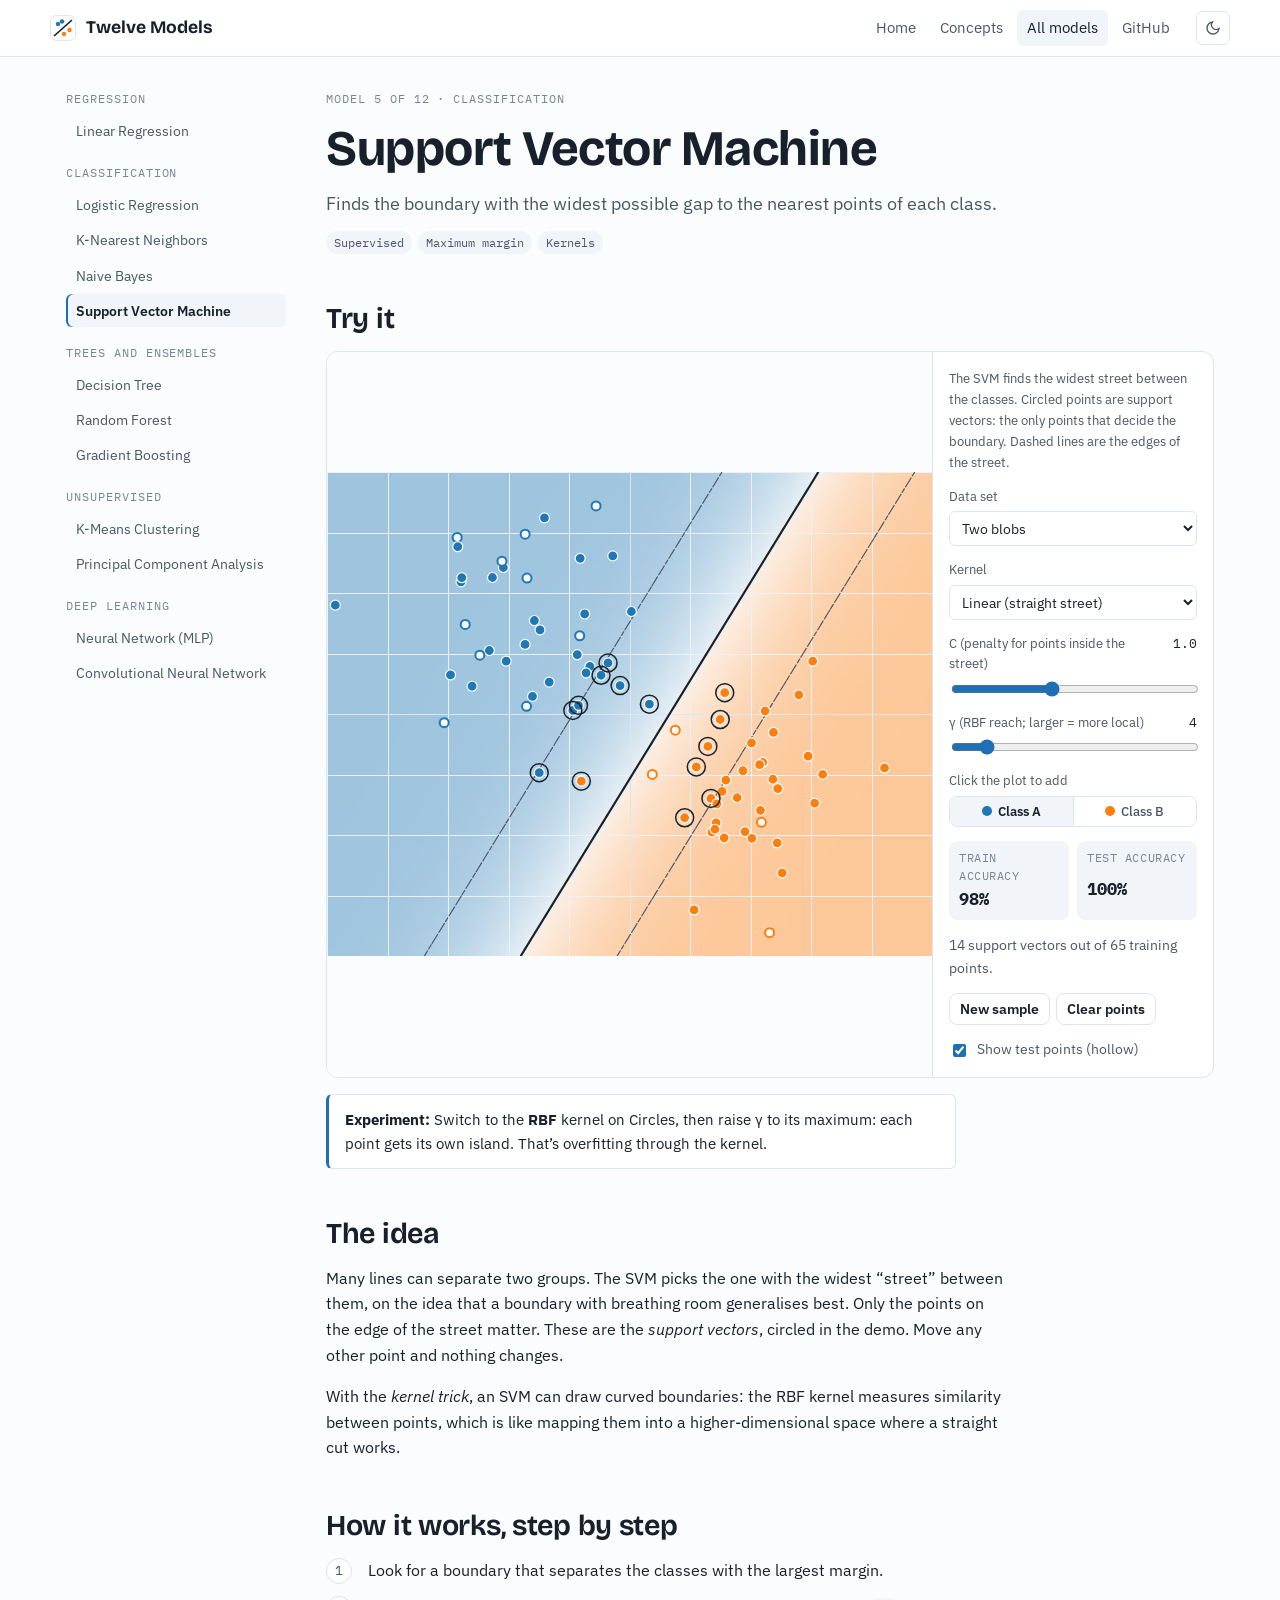
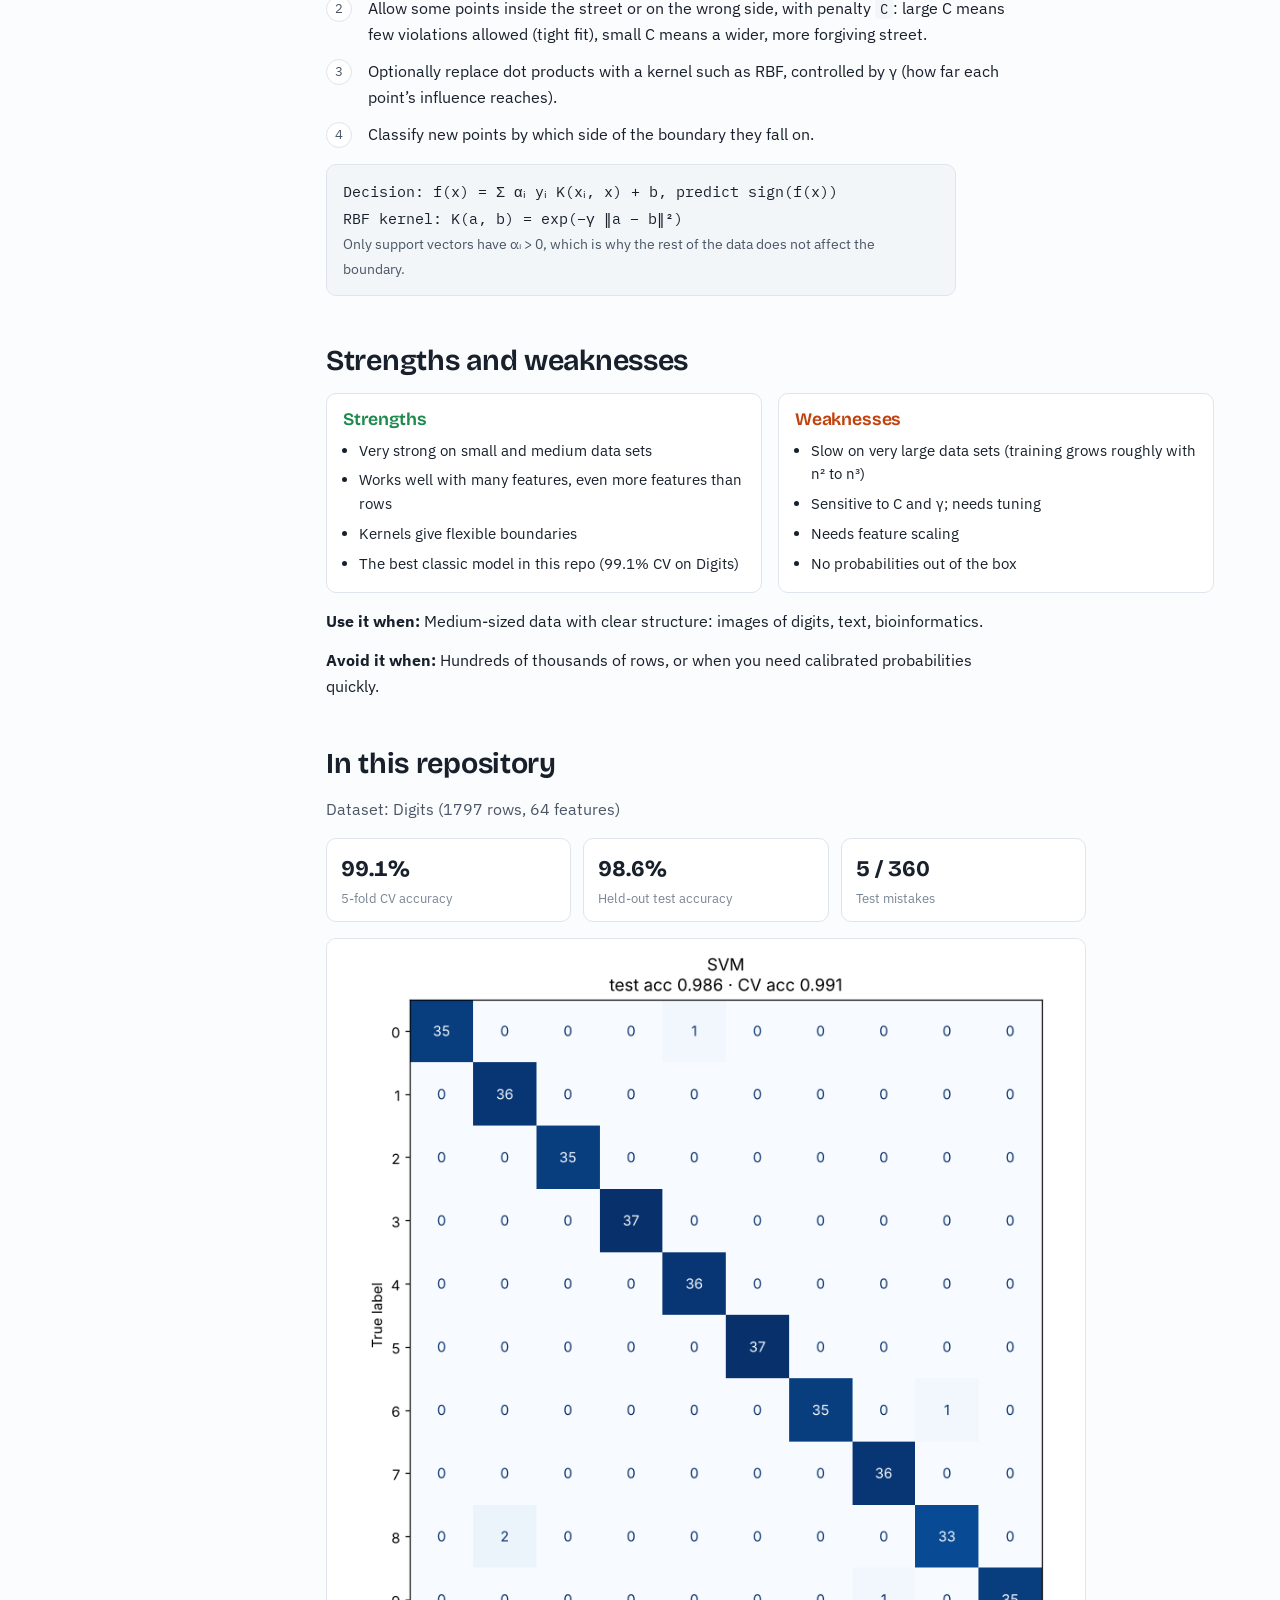
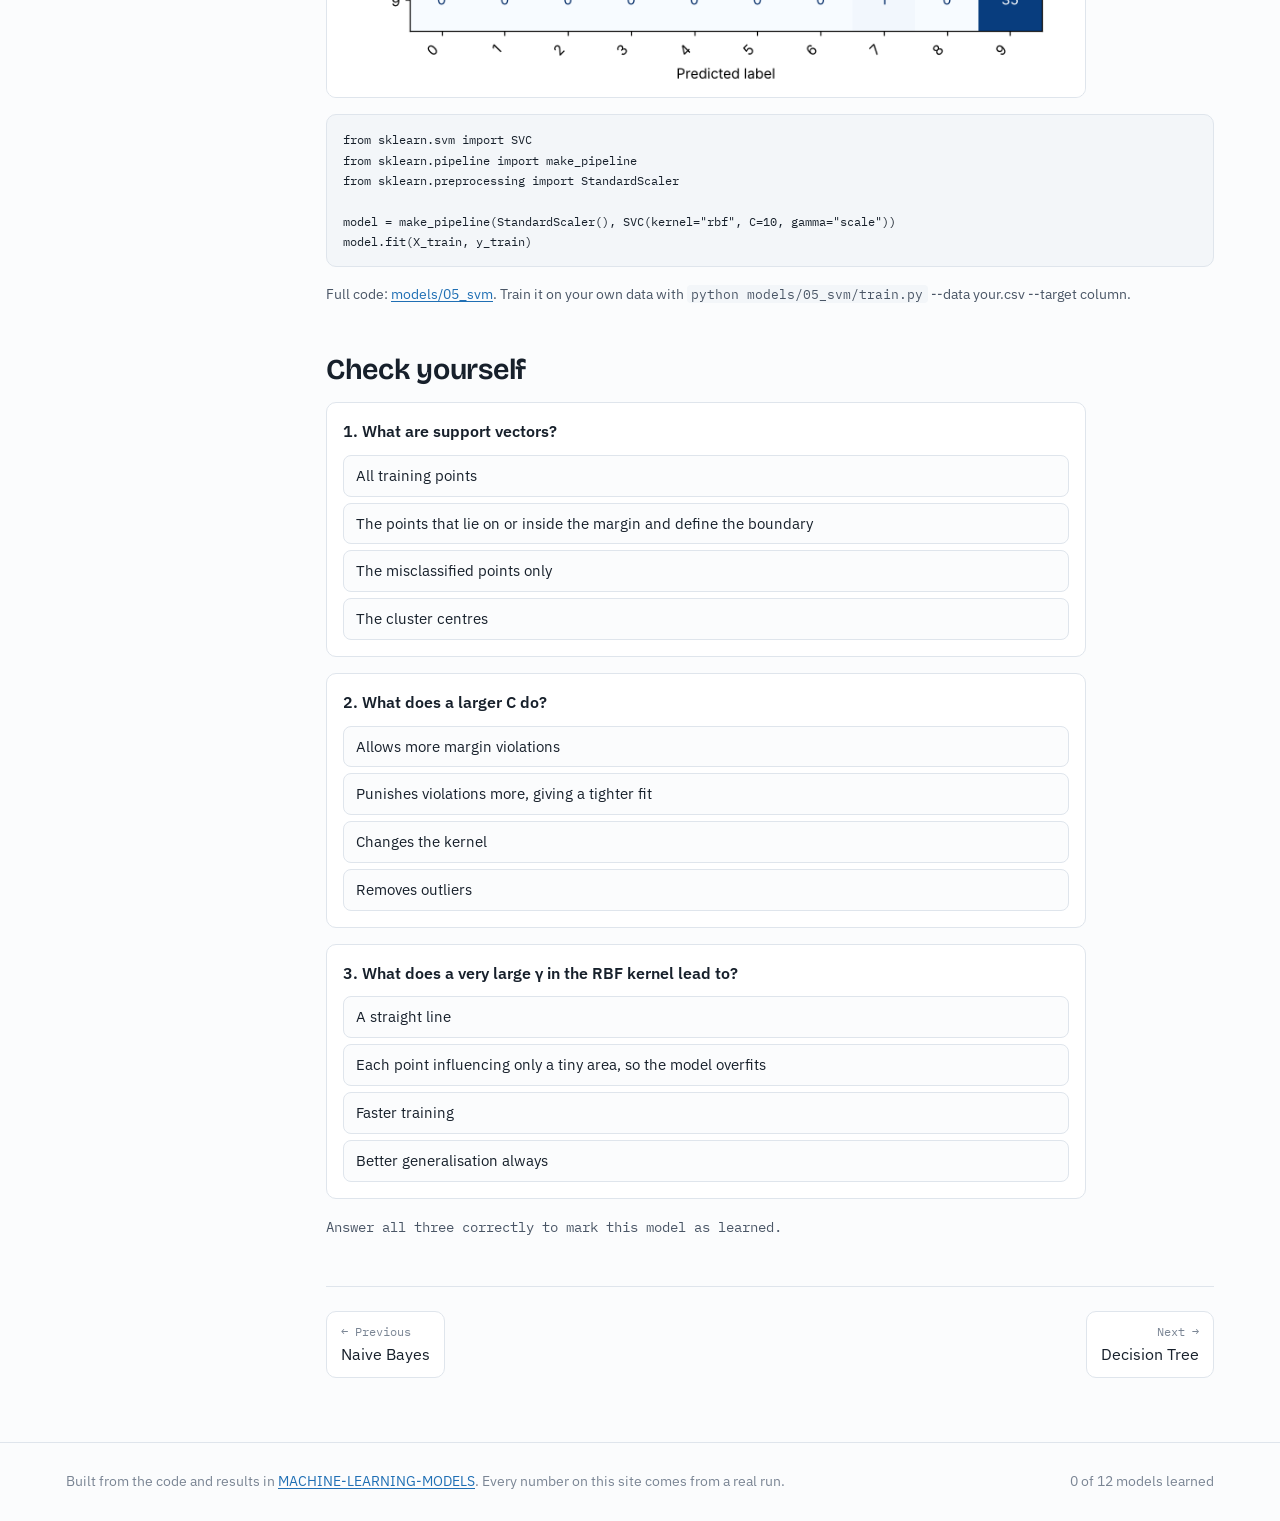
<file: docs/models/svm.html>
<!doctype html>
<html lang="en">
<head>
<meta charset="utf-8">
<meta name="viewport" content="width=device-width, initial-scale=1, viewport-fit=cover">
<title>Support Vector Machine · Twelve Models</title>
<meta name="description" content="Finds the boundary with the widest possible gap to the nearest points of each class.">
<link rel="preconnect" href="https://fonts.googleapis.com">
<link rel="preconnect" href="https://fonts.gstatic.com" crossorigin>
<link rel="stylesheet" href="https://fonts.googleapis.com/css2?family=Bricolage+Grotesque:opsz,wght@12..96,600;12..96,700&family=IBM+Plex+Mono:wght@400;500&family=IBM+Plex+Sans:ital,wght@0,400;0,500;0,600;1,400&display=swap">
<link rel="stylesheet" href="../assets/style.css">
<script>try{var t=JSON.parse(localStorage.getItem("theme"));if(t)document.documentElement.setAttribute("data-theme",t)}catch(e){}</script>
</head>
<body>
<header class="topbar"><div class="topbar-inner">
  <a class="brand" href="../index.html"><svg class="brand-mark" viewBox="0 0 26 26" aria-hidden="true"><rect x="0.5" y="0.5" width="25" height="25" rx="6" fill="var(--panel)" stroke="var(--rule)"/><path d="M4 21 L22 5" stroke="var(--ink)" stroke-width="1.6"/><circle cx="8" cy="9" r="2.2" fill="var(--c0)"/><circle cx="12" cy="6.5" r="2.2" fill="var(--c0)"/><circle cx="14" cy="19" r="2.2" fill="var(--c1)"/><circle cx="19.5" cy="15" r="2.2" fill="var(--c1)"/></svg>Twelve Models</a>
  <nav class="topnav" aria-label="Main"><a href="../index.html">Home</a><a href="../concepts.html">Concepts</a><a href="../index.html#path" aria-current="page">All models</a><a href="https://github.com/Nihar16/MACHINE-LEARNING-MODELS">GitHub</a></nav>
  <button class="theme-btn" id="theme-btn" type="button" aria-label="Toggle theme"></button>
</div></header>
<div class="wrap"><div class="model-layout">
  <nav class="rail" aria-label="Models"><div class="eyebrow">Regression</div><a href="linear-regression.html">Linear Regression<span class="tick" data-learned-slug="linear-regression" hidden aria-label="learned">✓</span></a><div class="eyebrow">Classification</div><a href="logistic-regression.html">Logistic Regression<span class="tick" data-learned-slug="logistic-regression" hidden aria-label="learned">✓</span></a><a href="knn.html">K-Nearest Neighbors<span class="tick" data-learned-slug="knn" hidden aria-label="learned">✓</span></a><a href="naive-bayes.html">Naive Bayes<span class="tick" data-learned-slug="naive-bayes" hidden aria-label="learned">✓</span></a><a href="svm.html" aria-current="page">Support Vector Machine<span class="tick" data-learned-slug="svm" hidden aria-label="learned">✓</span></a><div class="eyebrow">Trees and ensembles</div><a href="decision-tree.html">Decision Tree<span class="tick" data-learned-slug="decision-tree" hidden aria-label="learned">✓</span></a><a href="random-forest.html">Random Forest<span class="tick" data-learned-slug="random-forest" hidden aria-label="learned">✓</span></a><a href="gradient-boosting.html">Gradient Boosting<span class="tick" data-learned-slug="gradient-boosting" hidden aria-label="learned">✓</span></a><div class="eyebrow">Unsupervised</div><a href="kmeans.html">K-Means Clustering<span class="tick" data-learned-slug="kmeans" hidden aria-label="learned">✓</span></a><a href="pca.html">Principal Component Analysis<span class="tick" data-learned-slug="pca" hidden aria-label="learned">✓</span></a><div class="eyebrow">Deep learning</div><a href="neural-network.html">Neural Network (MLP)<span class="tick" data-learned-slug="neural-network" hidden aria-label="learned">✓</span></a><a href="cnn.html">Convolutional Neural Network<span class="tick" data-learned-slug="cnn" hidden aria-label="learned">✓</span></a></nav>
  <main class="model-main">
    <select class="rail-select" id="rail-select" aria-label="Jump to a model"><option value="" disabled>Jump to a model</option><option value="linear-regression.html">1. Linear Regression</option><option value="logistic-regression.html">2. Logistic Regression</option><option value="knn.html">3. K-Nearest Neighbors</option><option value="naive-bayes.html">4. Naive Bayes</option><option value="svm.html" selected>5. Support Vector Machine</option><option value="decision-tree.html">6. Decision Tree</option><option value="random-forest.html">7. Random Forest</option><option value="gradient-boosting.html">8. Gradient Boosting</option><option value="kmeans.html">9. K-Means Clustering</option><option value="pca.html">10. Principal Component Analysis</option><option value="neural-network.html">11. Neural Network (MLP)</option><option value="cnn.html">12. Convolutional Neural Network</option></select>
    <header class="model-head">
      <span class="eyebrow">Model 5 of 12 · Classification</span>
      <h1>Support Vector Machine</h1>
      <p class="lede">Finds the boundary with the widest possible gap to the nearest points of each class.</p>
      <div class="tags"><span class="pill">Supervised</span><span class="pill">Maximum margin</span><span class="pill">Kernels</span></div>
    </header>
    <section class="block" aria-labelledby="try">
      <h2 id="try">Try it</h2>
      <div data-demo="svm"></div>
      <p class="callout"><strong>Experiment:</strong> Switch to the <strong>RBF</strong> kernel on Circles, then raise γ to its maximum: each point gets its own island. That’s overfitting through the kernel.</p>
    </section>
    <section class="block prose" aria-labelledby="idea">
      <h2 id="idea">The idea</h2>
      <p>Many lines can separate two groups. The SVM picks the one with the widest “street” between them, on the idea that a boundary with breathing room generalises best. Only the points on the edge of the street matter. These are the <em>support vectors</em>, circled in the demo. Move any other point and nothing changes.</p><p>With the <em>kernel trick</em>, an SVM can draw curved boundaries: the RBF kernel measures similarity between points, which is like mapping them into a higher-dimensional space where a straight cut works.</p>
    </section>
    <section class="block" aria-labelledby="how">
      <h2 id="how">How it works, step by step</h2>
      <ol class="steps"><li><span>Look for a boundary that separates the classes with the largest margin.</span></li><li><span>Allow some points inside the street or on the wrong side, with penalty <code>C</code>: large C means few violations allowed (tight fit), small C means a wider, more forgiving street.</span></li><li><span>Optionally replace dot products with a kernel such as RBF, controlled by γ (how far each point’s influence reaches).</span></li><li><span>Classify new points by which side of the boundary they fall on.</span></li></ol>
      <div class="formula">Decision: f(x) = Σ αᵢ yᵢ K(xᵢ, x) + b, predict sign(f(x))<br>RBF kernel: K(a, b) = exp(−γ ‖a − b‖²)<span class="note">Only support vectors have αᵢ &gt; 0, which is why the rest of the data does not affect the boundary.</span></div>
    </section>
    <section class="block" aria-labelledby="when">
      <h2 id="when">Strengths and weaknesses</h2>
      <div class="procon">
        <div><h3 class="good-h">Strengths</h3><ul><li>Very strong on small and medium data sets</li><li>Works well with many features, even more features than rows</li><li>Kernels give flexible boundaries</li><li>The best classic model in this repo (99.1% CV on Digits)</li></ul></div>
        <div><h3 class="bad-h">Weaknesses</h3><ul><li>Slow on very large data sets (training grows roughly with n² to n³)</li><li>Sensitive to C and γ; needs tuning</li><li>Needs feature scaling</li><li>No probabilities out of the box</li></ul></div>
      </div>
      <div class="prose"><p><strong>Use it when:</strong> Medium-sized data with clear structure: images of digits, text, bioinformatics.</p><p><strong>Avoid it when:</strong> Hundreds of thousands of rows, or when you need calibrated probabilities quickly.</p></div>
    </section>
    <section class="block" aria-labelledby="repo">
      <h2 id="repo">In this repository</h2>
      <p class="muted">Dataset: Digits (1797 rows, 64 features)</p>
      <div class="result-grid"><div><strong>99.1%</strong><span>5-fold CV accuracy</span></div><div><strong>98.6%</strong><span>Held-out test accuracy</span></div><div><strong>5 / 360</strong><span>Test mistakes</span></div></div>
      
      <figure style="margin:0;max-width:760px"><img src="../assets/results/svm.png" alt="Result plot for Support Vector Machine from the repository" loading="lazy" style="border:1px solid var(--rule);border-radius:10px;background:#fff"></figure>
      <pre><code>from sklearn.svm import SVC
from sklearn.pipeline import make_pipeline
from sklearn.preprocessing import StandardScaler

model = make_pipeline(StandardScaler(), SVC(kernel=&quot;rbf&quot;, C=10, gamma=&quot;scale&quot;))
model.fit(X_train, y_train)</code></pre>
      <p class="small muted">Full code: <a href="https://github.com/Nihar16/MACHINE-LEARNING-MODELS/tree/main/models/05_svm">models/05_svm</a>. Train it on your own data with
      <code>python models/05_svm/train.py</code> --data your.csv --target column.</p>
    </section>
    <section class="block" aria-labelledby="quiz-h">
      <h2 id="quiz-h">Check yourself</h2>
      <div class="quiz" data-slug="svm"><div class="q" data-answer="1"><div class="q-title">1. What are support vectors?</div><div class="q-opts"><button type="button">All training points</button><button type="button">The points that lie on or inside the margin and define the boundary</button><button type="button">The misclassified points only</button><button type="button">The cluster centres</button></div><p class="q-explain" hidden>Only these points have non-zero weight in the solution.</p></div><div class="q" data-answer="1"><div class="q-title">2. What does a larger C do?</div><div class="q-opts"><button type="button">Allows more margin violations</button><button type="button">Punishes violations more, giving a tighter fit</button><button type="button">Changes the kernel</button><button type="button">Removes outliers</button></div><p class="q-explain" hidden>High C means a narrow street that fits training data closely; it can overfit.</p></div><div class="q" data-answer="1"><div class="q-title">3. What does a very large γ in the RBF kernel lead to?</div><div class="q-opts"><button type="button">A straight line</button><button type="button">Each point influencing only a tiny area, so the model overfits</button><button type="button">Faster training</button><button type="button">Better generalisation always</button></div><p class="q-explain" hidden>Small reach means very local, wiggly boundaries.</p></div><p class="quiz-score muted">Answer all three correctly to mark this model as learned.</p></div>
    </section>
    <nav class="pager" aria-label="Previous and next model"><a href="naive-bayes.html"><span>← Previous</span>Naive Bayes</a><a class="next" href="decision-tree.html"><span>Next →</span>Decision Tree</a></nav>
  </main>
</div></div>
<footer class="site"><div class="wrap">
  <span>Built from the code and results in <a href="https://github.com/Nihar16/MACHINE-LEARNING-MODELS">MACHINE-LEARNING-MODELS</a>. Every number on this site comes from a real run.</span>
  <span><span id="progress-count">0</span> of 12 models learned</span>
</div></footer>
<script src="../assets/site.js"></script>
<script src="../assets/plot.js"></script>
<script src="../assets/demos.js"></script>
<script src="../assets/cnn.js"></script>
</body>
</html>
</file>
<file: docs/assets/style.css>
/* Layout: a lab-notebook site. Graph-paper plot panels, matplotlib-blue/orange/green
   class colours, a sticky top bar, model pages with a model index rail on wide screens. */
:root {
  --paper: #fbfcfd;
  --panel: #ffffff;
  --ink: #17202b;
  --ink-2: #4a5666;
  --ink-3: #7a8594;
  --rule: #dfe5ec;
  --grid: #edf1f5;
  --tint: #f1f5f9;
  --accent: #1f6fb4;
  --accent-ink: #ffffff;
  --c0: #1f77b4;
  --c1: #ff7f0e;
  --c2: #2ca02c;
  --c3: #9467bd;
  --good: #1d8a4e;
  --bad: #c2410c;
  --code-bg: #f3f6f9;
  --font-display: "Bricolage Grotesque", "Segoe UI", system-ui, sans-serif;
  --font-body: "IBM Plex Sans", "Segoe UI", system-ui, sans-serif;
  --font-mono: "IBM Plex Mono", ui-monospace, "SFMono-Regular", Menlo, monospace;
  --radius: 10px;
  color-scheme: light;
}
@media (prefers-color-scheme: dark) {
  :root:not([data-theme="light"]) {
    --paper: #0f141a; --panel: #151c24; --ink: #e6ebf1; --ink-2: #b2bccb; --ink-3: #8592a3;
    --rule: #26313d; --grid: #1b242e; --tint: #1a232d; --accent: #5aa7e6; --accent-ink: #0b1118;
    --c0: #4c9be0; --c1: #ff9a3d; --c2: #4cc152; --c3: #b593db; --good: #47c47e; --bad: #f08a4b;
    --code-bg: #1a222c; color-scheme: dark;
  }
}
:root[data-theme="dark"] {
  --paper: #0f141a; --panel: #151c24; --ink: #e6ebf1; --ink-2: #b2bccb; --ink-3: #8592a3;
  --rule: #26313d; --grid: #1b242e; --tint: #1a232d; --accent: #5aa7e6; --accent-ink: #0b1118;
  --c0: #4c9be0; --c1: #ff9a3d; --c2: #4cc152; --c3: #b593db; --good: #47c47e; --bad: #f08a4b;
  --code-bg: #1a222c; color-scheme: dark;
}

*, *::before, *::after { box-sizing: border-box; }
html { -webkit-text-size-adjust: 100%; }
img { max-width: 100%; height: auto; display: block; }
[hidden] { display: none !important; }
body {
  margin: 0; background: var(--paper); color: var(--ink);
  font: 16px/1.6 var(--font-body);
}
body::before {
  content: ""; position: fixed; inset: 0 0 auto; height: env(safe-area-inset-top, 0px);
  z-index: 30; background: var(--panel);
}
a { color: var(--accent); text-underline-offset: 2px; }
a:hover { text-decoration-thickness: 2px; }
:focus-visible { outline: 2px solid var(--accent); outline-offset: 2px; border-radius: 4px; }
h1, h2, h3 { font-family: var(--font-display); line-height: 1.15; text-wrap: balance; margin: 0; letter-spacing: -0.01em; }
h1 { font-size: clamp(2rem, 5vw, 3.1rem); font-weight: 700; }
h2 { font-size: clamp(1.4rem, 3vw, 1.8rem); font-weight: 650; }
h3 { font-size: 1.1rem; font-weight: 650; }
p { margin: 0; }
code, pre, kbd { font-family: var(--font-mono); font-size: 0.9em; }
:not(pre) > code { background: var(--code-bg); padding: 0.1em 0.35em; border-radius: 4px; }
pre {
  margin: 0; background: var(--code-bg); border: 1px solid var(--rule); border-radius: var(--radius);
  padding: 14px 16px; overflow-x: auto; line-height: 1.5; font-size: 0.85rem;
}
.eyebrow {
  font-family: var(--font-mono); font-size: 0.75rem; text-transform: uppercase; letter-spacing: 0.08em;
  color: var(--ink-3);
}
.muted { color: var(--ink-2); }
.small { font-size: 0.875rem; }
.num { font-variant-numeric: tabular-nums; font-family: var(--font-mono); }

/* ---------- top bar ---------- */
.topbar {
  position: sticky; top: env(safe-area-inset-top, 0px); z-index: 20;
  background: color-mix(in srgb, var(--panel) 92%, transparent); backdrop-filter: blur(8px);
  border-bottom: 1px solid var(--rule);
  padding-left: max(16px, env(safe-area-inset-left, 0px)); padding-right: max(16px, env(safe-area-inset-right, 0px));
}
.topbar-inner {
  max-width: 1180px; margin: 0 auto; display: flex; align-items: center; gap: 16px; min-height: 56px; flex-wrap: wrap;
}
.brand { display: flex; align-items: center; gap: 10px; color: var(--ink); text-decoration: none; font-family: var(--font-display); font-weight: 700; font-size: 1.1rem; }
.brand-mark { width: 26px; height: 26px; }
.topnav { display: flex; gap: 4px; margin-left: auto; flex-wrap: wrap; }
.topnav a {
  color: var(--ink-2); text-decoration: none; padding: 6px 10px; border-radius: 6px; font-size: 0.92rem;
}
.topnav a:hover, .topnav a[aria-current="page"] { color: var(--ink); background: var(--tint); }
.theme-btn {
  border: 1px solid var(--rule); background: var(--panel); color: var(--ink-2); border-radius: 6px;
  width: 34px; height: 34px; display: grid; place-items: center; cursor: pointer;
}

/* ---------- page shells ---------- */
.wrap {
  max-width: 1180px; margin: 0 auto;
  padding-left: max(16px, env(safe-area-inset-left, 0px)); padding-right: max(16px, env(safe-area-inset-right, 0px));
}
.section { padding-block: 56px; border-top: 1px solid var(--rule); }
.section:first-of-type { border-top: 0; }
.section-head { display: grid; gap: 8px; margin-bottom: 28px; max-width: 68ch; }
.prose { max-width: 68ch; display: grid; gap: 14px; }
.prose ul, .prose ol { margin: 0; padding-left: 1.3em; display: grid; gap: 6px; }

/* ---------- hero (home) ---------- */
.hero { padding-block: 48px 40px; display: grid; grid-template-columns: minmax(0, 1.1fr) minmax(0, 0.9fr); gap: 40px; align-items: center; }
.hero-copy { display: grid; gap: 18px; }
.hero-copy .lede { font-size: 1.15rem; color: var(--ink-2); max-width: 52ch; }
.hero-stats { display: flex; gap: 28px; flex-wrap: wrap; padding-top: 6px; }
.hero-stats div { display: grid; }
.hero-stats strong { font-family: var(--font-display); font-size: 1.6rem; }
.hero-stats span { font-size: 0.82rem; color: var(--ink-3); }
.btn-row { display: flex; gap: 10px; flex-wrap: wrap; }
.btn {
  display: inline-flex; align-items: center; gap: 8px; border-radius: 8px; padding: 10px 16px; font-weight: 600;
  text-decoration: none; border: 1px solid var(--rule); background: var(--panel); color: var(--ink);
  font: 600 0.95rem var(--font-body); cursor: pointer;
}
.btn:hover { border-color: var(--ink-3); }
.btn.primary { background: var(--accent); border-color: var(--accent); color: var(--accent-ink); }
.btn.primary:hover { filter: brightness(1.08); }
.btn.small { padding: 6px 10px; font-size: 0.85rem; }

/* ---------- learning path cards ---------- */
.family { display: grid; gap: 14px; margin-bottom: 32px; }
.family h3 { display: flex; align-items: baseline; gap: 10px; }
.family h3 .eyebrow { font-weight: 400; }
.cards { display: grid; grid-template-columns: repeat(auto-fill, minmax(250px, 1fr)); gap: 14px; }
.card {
  display: grid; grid-template-rows: auto auto 1fr auto; gap: 8px; padding: 16px; border: 1px solid var(--rule);
  border-radius: var(--radius); background: var(--panel); color: var(--ink); text-decoration: none; min-width: 0;
  transition: border-color 0.15s, transform 0.15s;
}
.card:hover { border-color: var(--accent); transform: translateY(-2px); }
.card-top { display: flex; justify-content: space-between; align-items: center; gap: 8px; }
.card .num-badge { font-family: var(--font-mono); font-size: 0.8rem; color: var(--ink-3); }
.card h4 { margin: 0; font: 650 1.05rem/1.25 var(--font-display); }
.card p { font-size: 0.9rem; color: var(--ink-2); }
.card-foot { display: flex; justify-content: space-between; gap: 8px; font-size: 0.8rem; color: var(--ink-3); font-family: var(--font-mono); }
.done-chip {
  font-size: 0.72rem; font-family: var(--font-mono); padding: 2px 8px; border-radius: 99px;
  background: color-mix(in srgb, var(--good) 15%, transparent); color: var(--good);
}

/* ---------- tables ---------- */
.table-wrap { overflow-x: auto; border: 1px solid var(--rule); border-radius: var(--radius); background: var(--panel); }
table { border-collapse: collapse; width: 100%; font-size: 0.9rem; }
th, td { padding: 10px 14px; text-align: left; border-bottom: 1px solid var(--rule); white-space: nowrap; }
th { font-family: var(--font-mono); font-size: 0.75rem; text-transform: uppercase; letter-spacing: 0.06em; color: var(--ink-3); font-weight: 500; }
tr:last-child td { border-bottom: 0; }
td.num, th.num { text-align: right; font-variant-numeric: tabular-nums; }
.pill { font-family: var(--font-mono); font-size: 0.75rem; padding: 2px 8px; border-radius: 99px; background: var(--tint); color: var(--ink-2); }
.pill.yes { background: color-mix(in srgb, var(--good) 16%, transparent); color: var(--good); }

/* ---------- model page ---------- */
.model-layout { display: grid; grid-template-columns: 220px minmax(0, 1fr); gap: 40px; padding-block: 32px 64px; }
.rail { position: sticky; top: calc(env(safe-area-inset-top, 0px) + 72px); align-self: start; display: grid; gap: 2px; font-size: 0.9rem; }
.rail .eyebrow { margin: 14px 0 4px; }
.rail .eyebrow:first-child { margin-top: 0; }
.rail a { color: var(--ink-2); text-decoration: none; padding: 5px 10px; border-radius: 6px; display: flex; justify-content: space-between; gap: 6px; }
.rail a:hover { background: var(--tint); color: var(--ink); }
.rail a[aria-current="page"] { background: var(--tint); color: var(--ink); font-weight: 600; box-shadow: inset 2px 0 0 var(--accent); }
.rail .tick { color: var(--good); font-size: 0.8rem; }
select.rail-select { display: none; width: 100%; padding: 8px 10px; border-radius: 8px; border: 1px solid var(--rule); background: var(--panel); color: var(--ink); font: inherit; }
.model-main { display: grid; gap: 48px; min-width: 0; }
.model-head { display: grid; gap: 12px; }
.model-head .lede { font-size: 1.15rem; color: var(--ink-2); max-width: 62ch; }
.tags { display: flex; gap: 6px; flex-wrap: wrap; }
.block { display: grid; gap: 16px; min-width: 0; }
.block > *, .model-main > *, .prose > * { min-width: 0; }
pre { max-width: 100%; }
.steps { counter-reset: step; list-style: none; padding: 0; margin: 0; display: grid; gap: 12px; max-width: 70ch; }
.steps li { counter-increment: step; display: grid; grid-template-columns: 30px 1fr; gap: 12px; align-items: start; }
.steps li::before {
  content: counter(step); font-family: var(--font-mono); font-size: 0.8rem; width: 26px; height: 26px; border-radius: 50%;
  display: grid; place-items: center; border: 1px solid var(--rule); color: var(--ink-2); background: var(--panel);
}
.formula {
  font-family: var(--font-mono); background: var(--code-bg); border: 1px solid var(--rule); border-radius: var(--radius);
  padding: 14px 16px; overflow-x: auto; font-size: 0.92rem; line-height: 1.8; max-width: 70ch;
}
.formula .note { font-family: var(--font-body); color: var(--ink-2); font-size: 0.85rem; display: block; }
.procon { display: grid; grid-template-columns: 1fr 1fr; gap: 16px; max-width: 900px; }
.procon > div { border: 1px solid var(--rule); border-radius: var(--radius); padding: 16px; background: var(--panel); display: grid; gap: 8px; align-content: start; }
.procon ul { margin: 0; padding-left: 1.1em; display: grid; gap: 6px; font-size: 0.93rem; }
.procon .good-h { color: var(--good); }
.procon .bad-h { color: var(--bad); }
.callout {
  border: 1px solid var(--rule); border-left: 3px solid var(--accent); border-radius: 6px; padding: 12px 16px;
  background: var(--panel); max-width: 70ch; font-size: 0.95rem;
}
.result-grid { display: grid; grid-template-columns: repeat(auto-fit, minmax(160px, 1fr)); gap: 12px; max-width: 760px; }
.result-grid > div { border: 1px solid var(--rule); border-radius: var(--radius); padding: 12px 14px; background: var(--panel); display: grid; gap: 2px; }
.result-grid strong { font-family: var(--font-display); font-size: 1.4rem; font-variant-numeric: tabular-nums; }
.result-grid span { font-size: 0.8rem; color: var(--ink-3); }
.pager { display: flex; justify-content: space-between; gap: 12px; border-top: 1px solid var(--rule); padding-top: 24px; flex-wrap: wrap; }
.pager a { display: grid; text-decoration: none; color: var(--ink); padding: 10px 14px; border: 1px solid var(--rule); border-radius: var(--radius); background: var(--panel); min-width: 0; }
.pager a:hover { border-color: var(--accent); }
.pager a span { font-size: 0.78rem; color: var(--ink-3); font-family: var(--font-mono); }
.pager a.next { text-align: right; margin-left: auto; }

/* ---------- demo panel ---------- */
.demo {
  border: 1px solid var(--rule); border-radius: 12px; background: var(--panel); overflow: hidden;
  display: grid; grid-template-columns: minmax(0, 1fr) 280px;
}
.demo-stage { position: relative; min-width: 0; border-right: 1px solid var(--rule); background: var(--paper); display: flex; flex-direction: column; justify-content: center; }
.demo-stage canvas { flex: none; }
.demo-stage canvas { display: block; width: 100%; height: auto; touch-action: none; cursor: crosshair; }
.demo-side { padding: 16px; display: grid; gap: 14px; align-content: start; min-width: 0; }
.demo-hint { font-size: 0.82rem; color: var(--ink-2); }
.ctrl { display: grid; gap: 4px; }
.ctrl label, .ctrl .lab { font-size: 0.8rem; color: var(--ink-2); display: flex; justify-content: space-between; gap: 8px; }
.ctrl label output { font-family: var(--font-mono); color: var(--ink); }
.ctrl input[type="range"] { width: 100%; accent-color: var(--accent); }
.ctrl select { width: 100%; padding: 6px 8px; border-radius: 6px; border: 1px solid var(--rule); background: var(--panel); color: var(--ink); font: inherit; font-size: 0.9rem; }
.check { display: flex; gap: 8px; align-items: center; font-size: 0.85rem; color: var(--ink-2); }
.check input { accent-color: var(--accent); }
.seg { display: flex; border: 1px solid var(--rule); border-radius: 8px; overflow: hidden; }
.seg button { flex: 1; border: 0; background: var(--panel); color: var(--ink-2); padding: 6px 4px; font: 500 0.82rem var(--font-body); cursor: pointer; display: flex; align-items: center; justify-content: center; gap: 6px; }
.seg button + button { border-left: 1px solid var(--rule); }
.seg button[aria-pressed="true"] { background: var(--tint); color: var(--ink); font-weight: 600; }
.swatch { width: 10px; height: 10px; border-radius: 50%; display: inline-block; }
.stats { display: grid; grid-template-columns: 1fr 1fr; gap: 8px; }
.stat { background: var(--tint); border-radius: 8px; padding: 8px 10px; display: grid; }
.stat span { font-size: 0.72rem; color: var(--ink-3); text-transform: uppercase; letter-spacing: 0.05em; font-family: var(--font-mono); }
.stat strong { font-family: var(--font-mono); font-size: 1.05rem; font-variant-numeric: tabular-nums; }
.stat.wide { grid-column: 1 / -1; }
.btns { display: flex; gap: 6px; flex-wrap: wrap; }
.legend { display: flex; gap: 12px; flex-wrap: wrap; font-size: 0.78rem; color: var(--ink-2); }
.legend span { display: inline-flex; align-items: center; gap: 5px; }
.tree-view { font-family: var(--font-mono); font-size: 0.72rem; line-height: 1.45; white-space: pre; overflow-x: auto; background: var(--tint); border-radius: 8px; padding: 8px 10px; max-height: 220px; overflow-y: auto; }

.cm table { font-size: 0.8rem; }
.cm th, .cm td { padding: 6px 8px; }
.cm th { font-size: 0.68rem; letter-spacing: 0.03em; }

/* ---------- CNN pad ---------- */
.cnn { display: grid; grid-template-columns: minmax(0, 300px) minmax(0, 1fr); gap: 20px; align-items: start; }
.pad-wrap { display: grid; gap: 10px; }
.pad { width: 100%; aspect-ratio: 1; border-radius: 12px; background: #000; touch-action: none; cursor: crosshair; display: block; border: 1px solid var(--rule); }
.cnn-out { display: grid; gap: 14px; min-width: 0; }
.cnn-guess { display: flex; align-items: baseline; gap: 14px; flex-wrap: wrap; }
.cnn-guess strong { font: 700 3.2rem/1 var(--font-display); }
.bars { display: grid; gap: 4px; }
.bar { display: grid; grid-template-columns: 18px minmax(0, 1fr) 52px; gap: 8px; align-items: center; font-family: var(--font-mono); font-size: 0.8rem; }
.bar-track { height: 12px; background: var(--tint); border-radius: 3px; overflow: hidden; }
.bar-fill { height: 100%; background: var(--ink-3); width: 0; transition: width 0.2s; }
.bar.top .bar-fill { background: var(--accent); }
.bar span:last-child { text-align: right; color: var(--ink-2); }
.maps { display: grid; grid-template-columns: repeat(auto-fill, minmax(42px, 1fr)); gap: 4px; }
.maps canvas { width: 100%; aspect-ratio: 1; image-rendering: pixelated; border-radius: 3px; background: #000; }
.mini-input { display: flex; gap: 12px; align-items: center; font-size: 0.82rem; color: var(--ink-2); }
.mini-input span { min-width: 0; flex: 1; }
.mini-input canvas { flex: none; width: 56px; height: 56px; image-rendering: pixelated; border-radius: 4px; border: 1px solid var(--rule); background: #000; }

/* ---------- quiz ---------- */
.quiz { display: grid; gap: 16px; max-width: 760px; }
.q { border: 1px solid var(--rule); border-radius: var(--radius); padding: 16px; background: var(--panel); display: grid; gap: 10px; }
.q-title { font-weight: 600; }
.q-opts { display: grid; gap: 6px; }
.q-opts button {
  text-align: left; border: 1px solid var(--rule); background: var(--paper); color: var(--ink); border-radius: 8px;
  padding: 8px 12px; font: inherit; font-size: 0.93rem; cursor: pointer;
}
.q-opts button:hover:not(:disabled) { border-color: var(--ink-3); }
.q-opts button.right { border-color: var(--good); background: color-mix(in srgb, var(--good) 12%, var(--panel)); }
.q-opts button.wrong { border-color: var(--bad); background: color-mix(in srgb, var(--bad) 10%, var(--panel)); }
.q-explain { font-size: 0.9rem; color: var(--ink-2); }
.quiz-score { font-family: var(--font-mono); font-size: 0.9rem; }

/* ---------- chooser ---------- */
.chooser { border: 1px solid var(--rule); border-radius: 12px; background: var(--panel); padding: 20px; display: grid; gap: 14px; max-width: 760px; }
.chooser-q { font: 650 1.15rem var(--font-display); }
.chooser-opts { display: flex; gap: 8px; flex-wrap: wrap; }
.chooser-trail { font-family: var(--font-mono); font-size: 0.78rem; color: var(--ink-3); }
.chooser-result { display: grid; gap: 8px; }

/* ---------- k-fold diagram ---------- */
.folds { display: grid; gap: 6px; max-width: 640px; }
.fold-row { display: grid; grid-template-columns: 70px repeat(5, 1fr); gap: 4px; align-items: center; font-family: var(--font-mono); font-size: 0.75rem; color: var(--ink-3); }
.fold-cell { height: 26px; border-radius: 4px; background: color-mix(in srgb, var(--c0) 30%, var(--panel)); display: grid; place-items: center; color: var(--ink); }
.fold-cell.val { background: color-mix(in srgb, var(--c1) 55%, var(--panel)); }
.split-bar { display: flex; height: 34px; border-radius: 8px; overflow: hidden; font-family: var(--font-mono); font-size: 0.78rem; max-width: 640px; }
.split-bar div { display: grid; place-items: center; color: var(--ink); }

footer.site { border-top: 1px solid var(--rule); padding-block: 28px; color: var(--ink-3); font-size: 0.85rem; }
footer.site .wrap { display: flex; justify-content: space-between; gap: 12px; flex-wrap: wrap; }

@media (max-width: 960px) {
  .hero { grid-template-columns: 1fr; }
  .model-layout { grid-template-columns: minmax(0, 1fr); gap: 20px; }
  .rail { display: none; }
  select.rail-select { display: block; }
  .demo { grid-template-columns: minmax(0, 1fr); }
  .demo-stage { border-right: 0; border-bottom: 1px solid var(--rule); }
}
@media (max-width: 640px) {
  .procon { grid-template-columns: 1fr; }
  .cnn { grid-template-columns: 1fr; }
  .topnav a { padding: 6px 7px; font-size: 0.85rem; }
  .section { padding-block: 40px; }
}
@media (prefers-reduced-motion: reduce) {
  *, *::before, *::after { transition: none !important; animation: none !important; }
}
</file>
